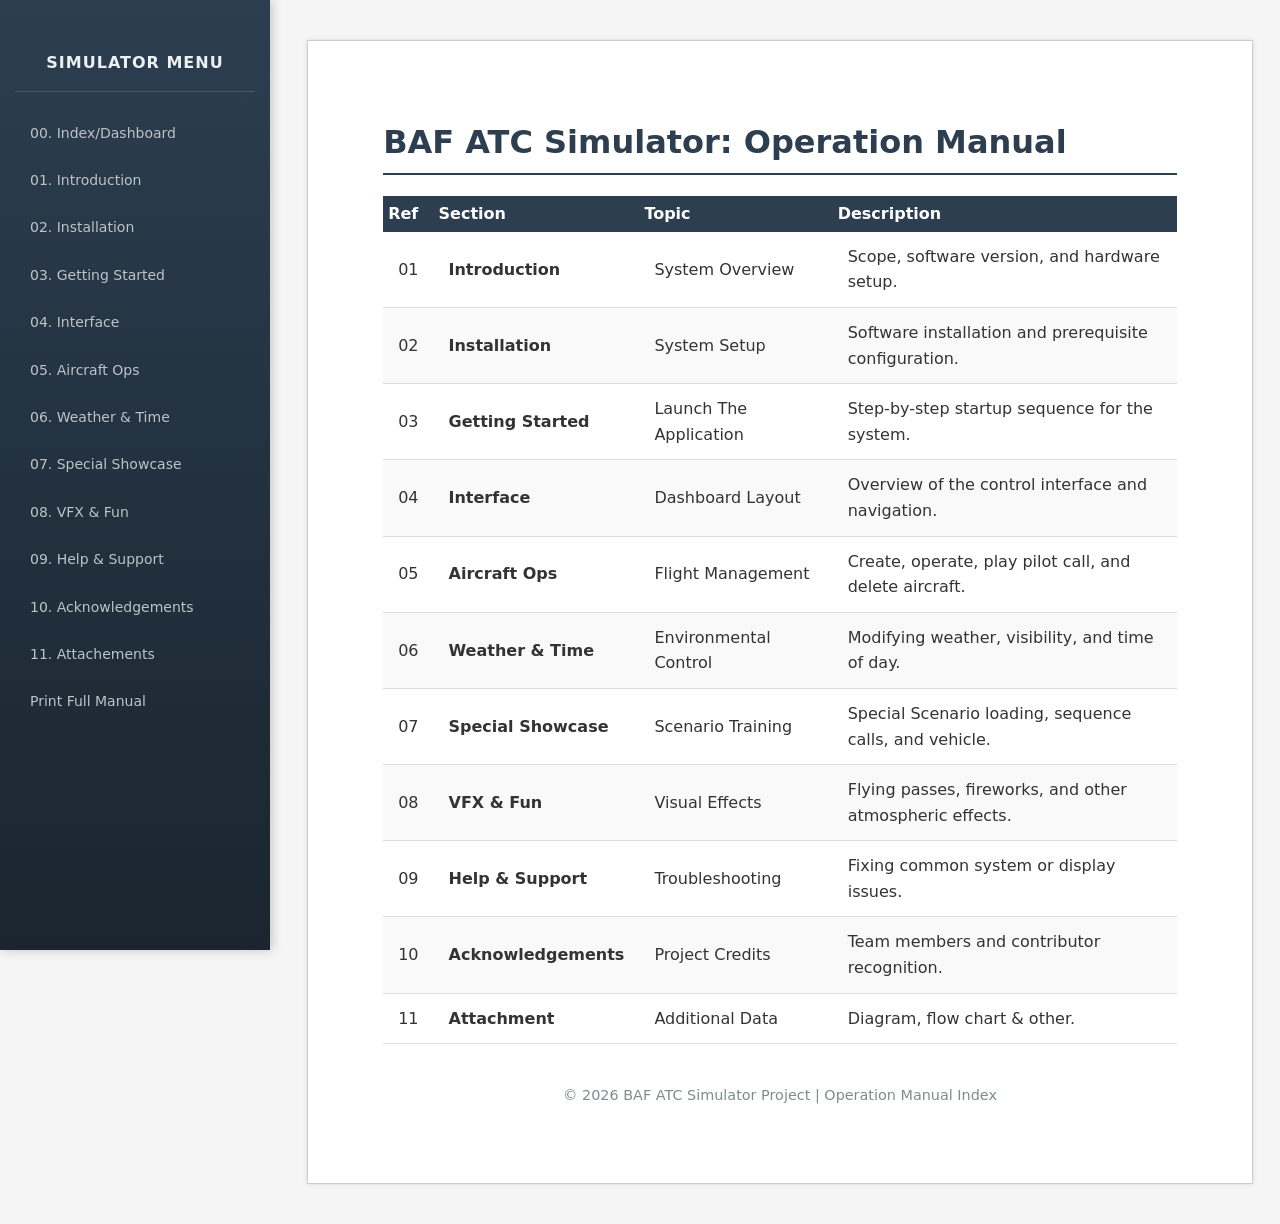
<file: index.html>
<!DOCTYPE html>
<html lang="en">
<head>
    <meta charset="UTF-8">
    <title>BAF ATC Simulator Manual</title>
    <link rel="stylesheet" href="style.css">
</head>
<body>

<!-- Sidebar Include -->
<div class="sidebar">
    <h3>Simulator Menu</h3>
    <a href="./index.html">00. Index/Dashboard</a>
    <a href="pages/01_Introduction.html">01. Introduction</a>
    <a href="pages/02_Installation.html">02. Installation</a>
    <a href="pages/03_GettingStarted.html">03. Getting Started</a>
    <a href="pages/04_Interface.html">04. Interface</a>
    <a href="pages/05_Aircraft_Ops.html">05. Aircraft Ops</a>
    <a href="pages/06_Weather_&_Time.html">06. Weather & Time</a>
    <a href="pages/07_Special_Showcase.html">07. Special Showcase</a>
    <a href="pages/08_VFX_&_Fun.html">08. VFX & Fun</a>
    <a href="pages/09_Help_&_Support.html">09. Help & Support</a>
    <a href="pages/10_Acknowledgements.html">10. Acknowledgements</a>
    <a href="pages/11_Attachment.html">11. Attachements</a>
    <a href="./full_manual.html">Print Full Manual</a>
</div>

<div class="page-container">
    <h1>BAF ATC Simulator: Operation Manual</h1>

    <table>
            <thead>
                <tr>
                    <th>Ref</th>
                    <th>Section</th>
                    <th>Topic</th>
                    <th>Description</th>
                </tr>
            </thead>
            <tbody>
                <tr><td>01</td><td><strong>Introduction</strong></td><td>System Overview</td><td>Scope, software version, and hardware setup.</td></tr>
                <tr><td>02</td><td><strong>Installation</strong></td><td>System Setup</td><td>Software installation and prerequisite configuration.</td></tr>
                <tr><td>03</td><td><strong>Getting Started</strong></td><td>Launch The Application</td><td>Step-by-step startup sequence for the system.</td></tr>
                <tr><td>04</td><td><strong>Interface</strong></td><td>Dashboard Layout</td><td>Overview of the control interface and navigation.</td></tr>
                <tr><td>05</td><td><strong>Aircraft Ops</strong></td><td>Flight Management</td><td>Create, operate, play pilot call, and delete aircraft.</td></tr>
                <tr><td>06</td><td><strong>Weather & Time</strong></td><td>Environmental Control</td><td>Modifying weather, visibility, and time of day.</td></tr>
                <tr><td>07</td><td><strong>Special Showcase</strong></td><td>Scenario Training</td><td>Special Scenario loading, sequence calls, and vehicle.</td></tr>
                <tr><td>08</td><td><strong>VFX & Fun</strong></td><td>Visual Effects</td><td>Flying passes, fireworks, and other atmospheric effects.</td></tr>
                <tr><td>09</td><td><strong>Help & Support</strong></td><td>Troubleshooting</td><td>Fixing common system or display issues.</td></tr>
                <tr><td>10</td><td><strong>Acknowledgements</strong></td><td>Project Credits</td><td>Team members and contributor recognition.</td></tr>
                <tr><td>11</td><td><strong>Attachment</strong></td><td>Additional Data</td><td>Diagram, flow chart & other.</td></tr>
            </tbody>
        </table>
    
     <div class="footer">&copy; 2026 BAF ATC Simulator Project | Operation Manual Index</div>
</div>

</body>
</html>
</file>
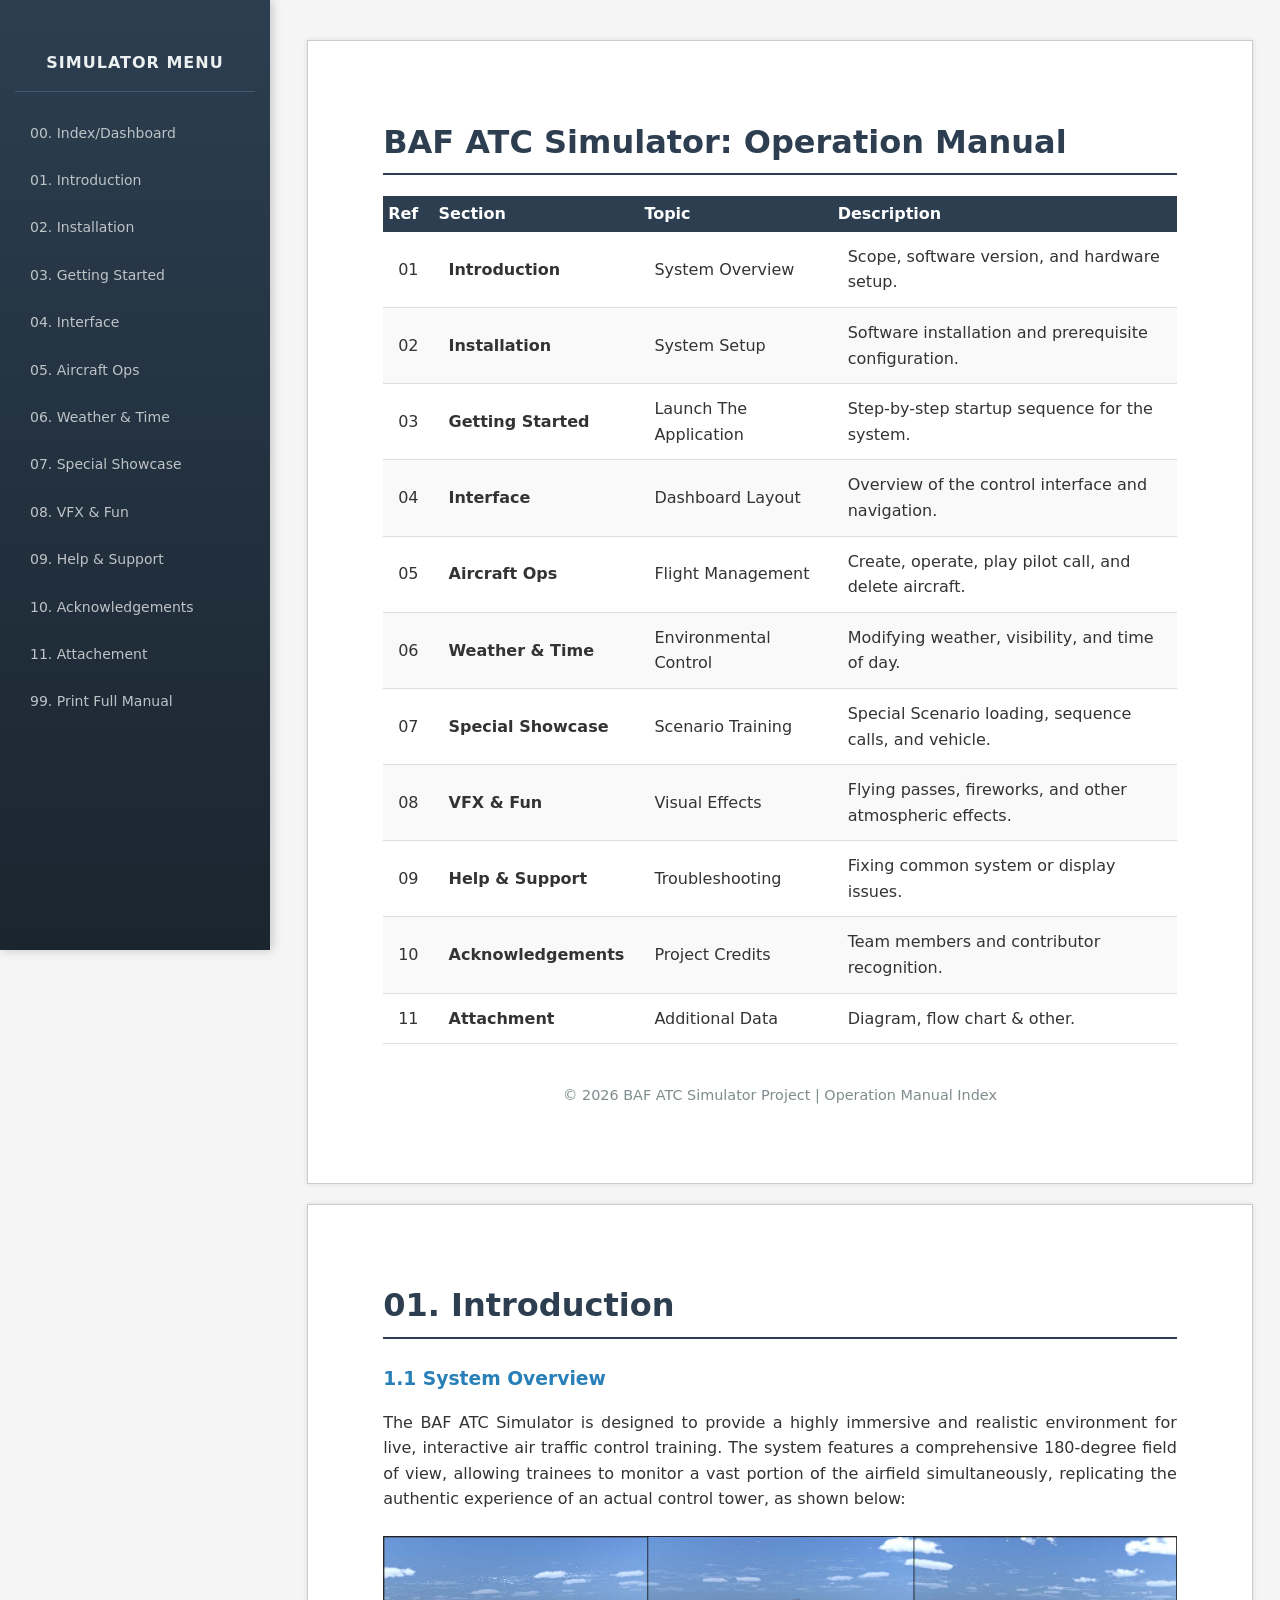
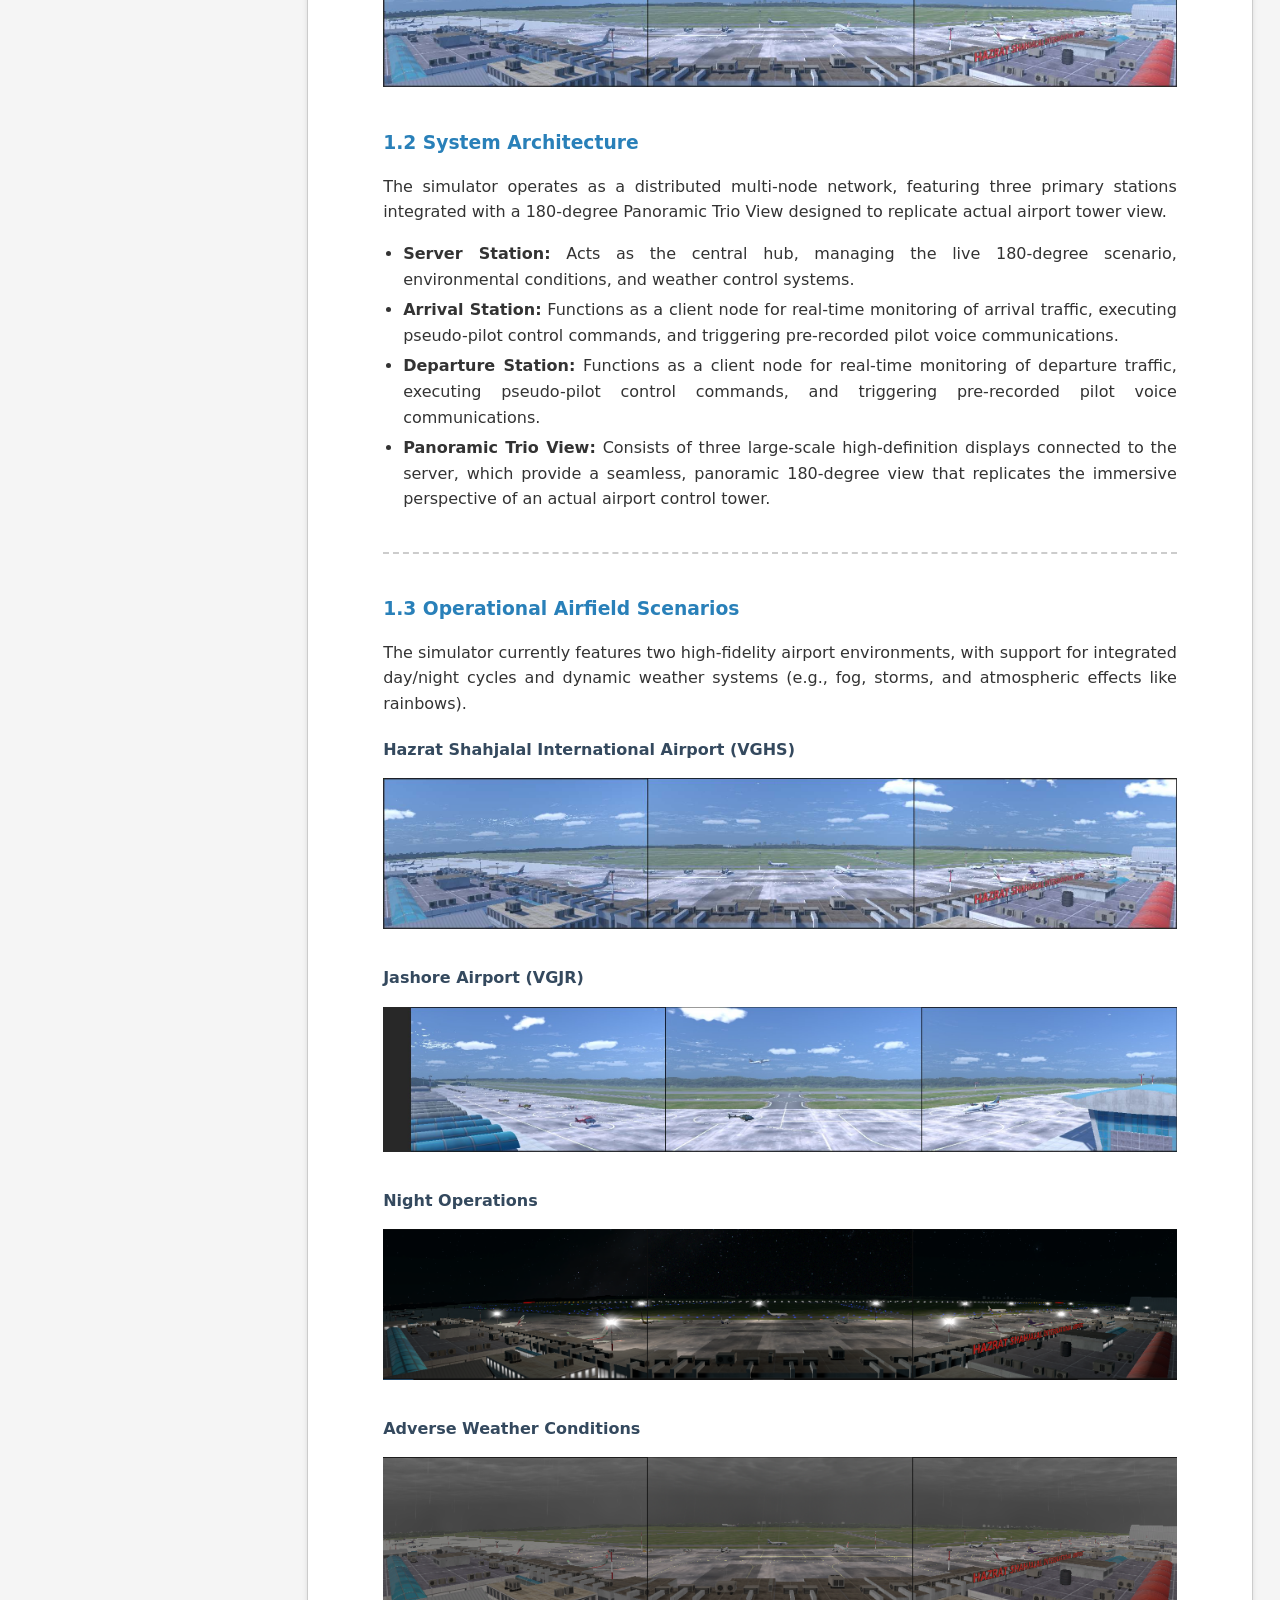
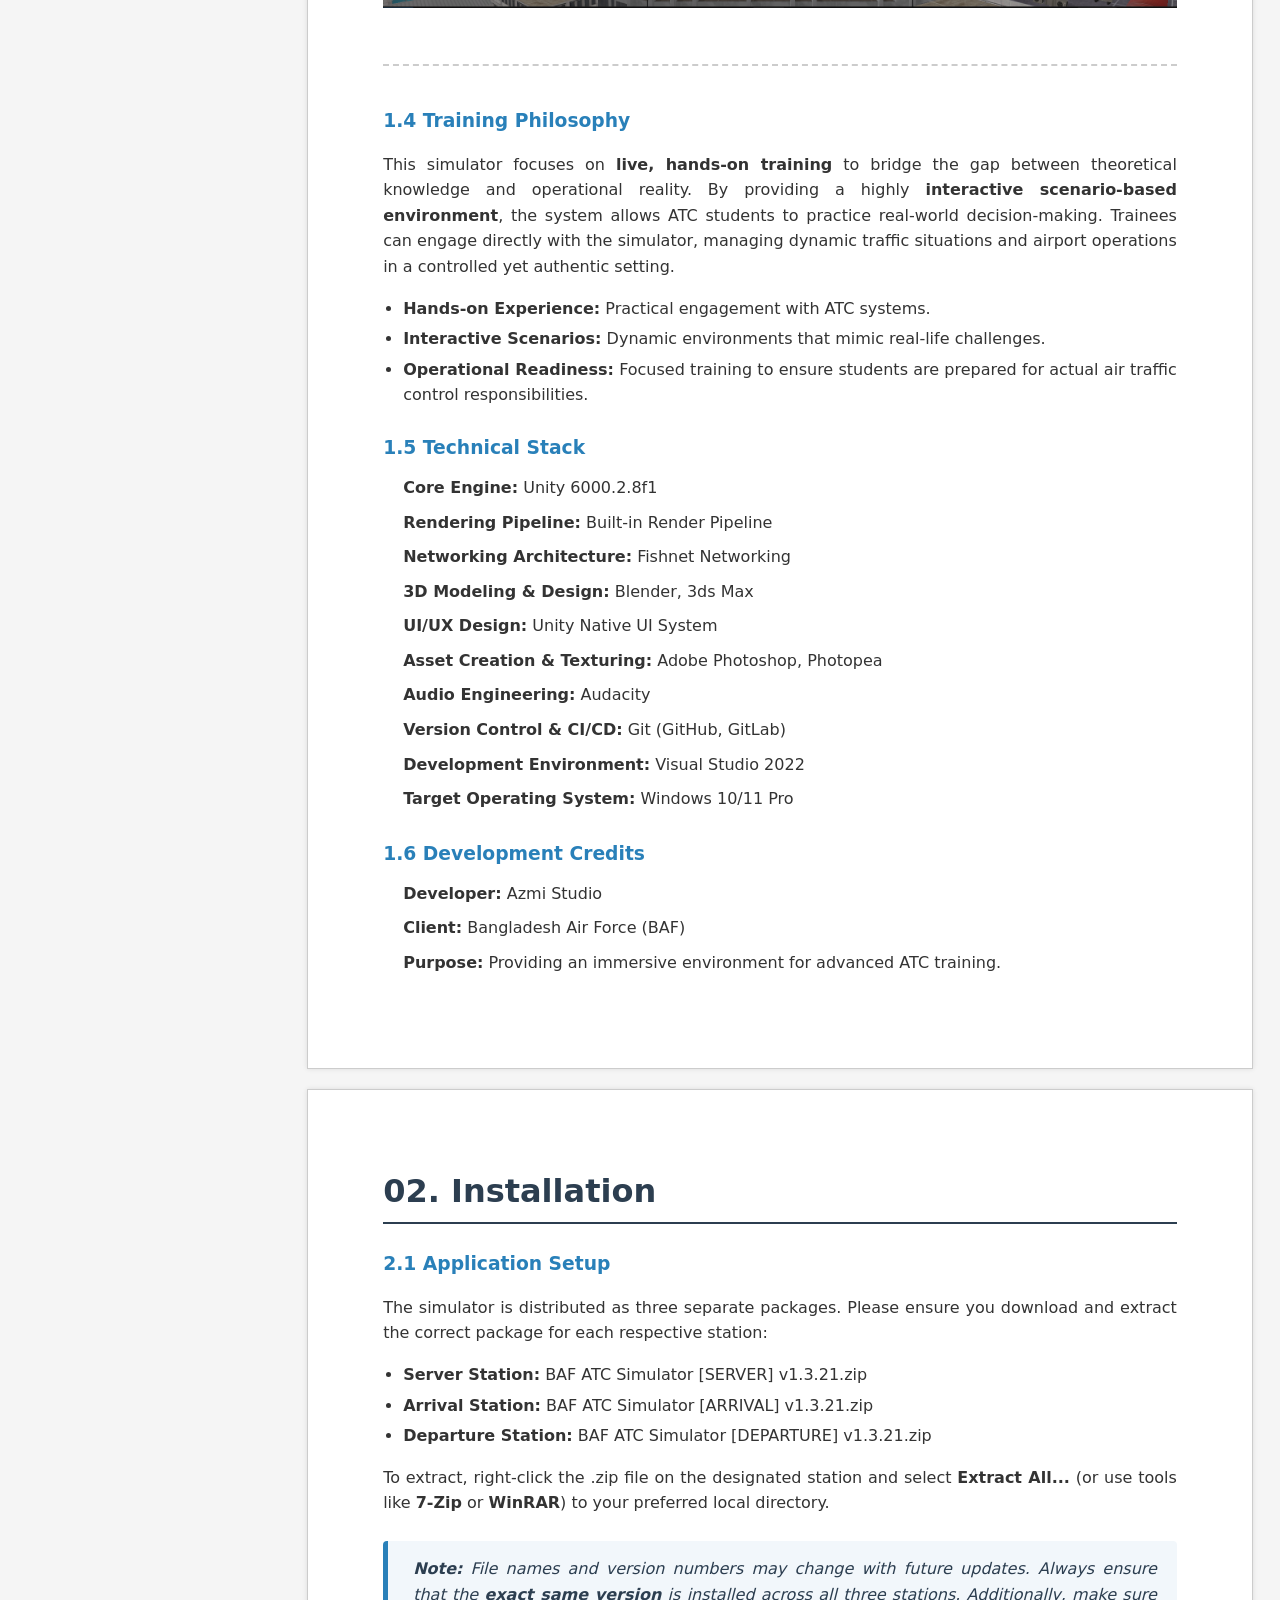
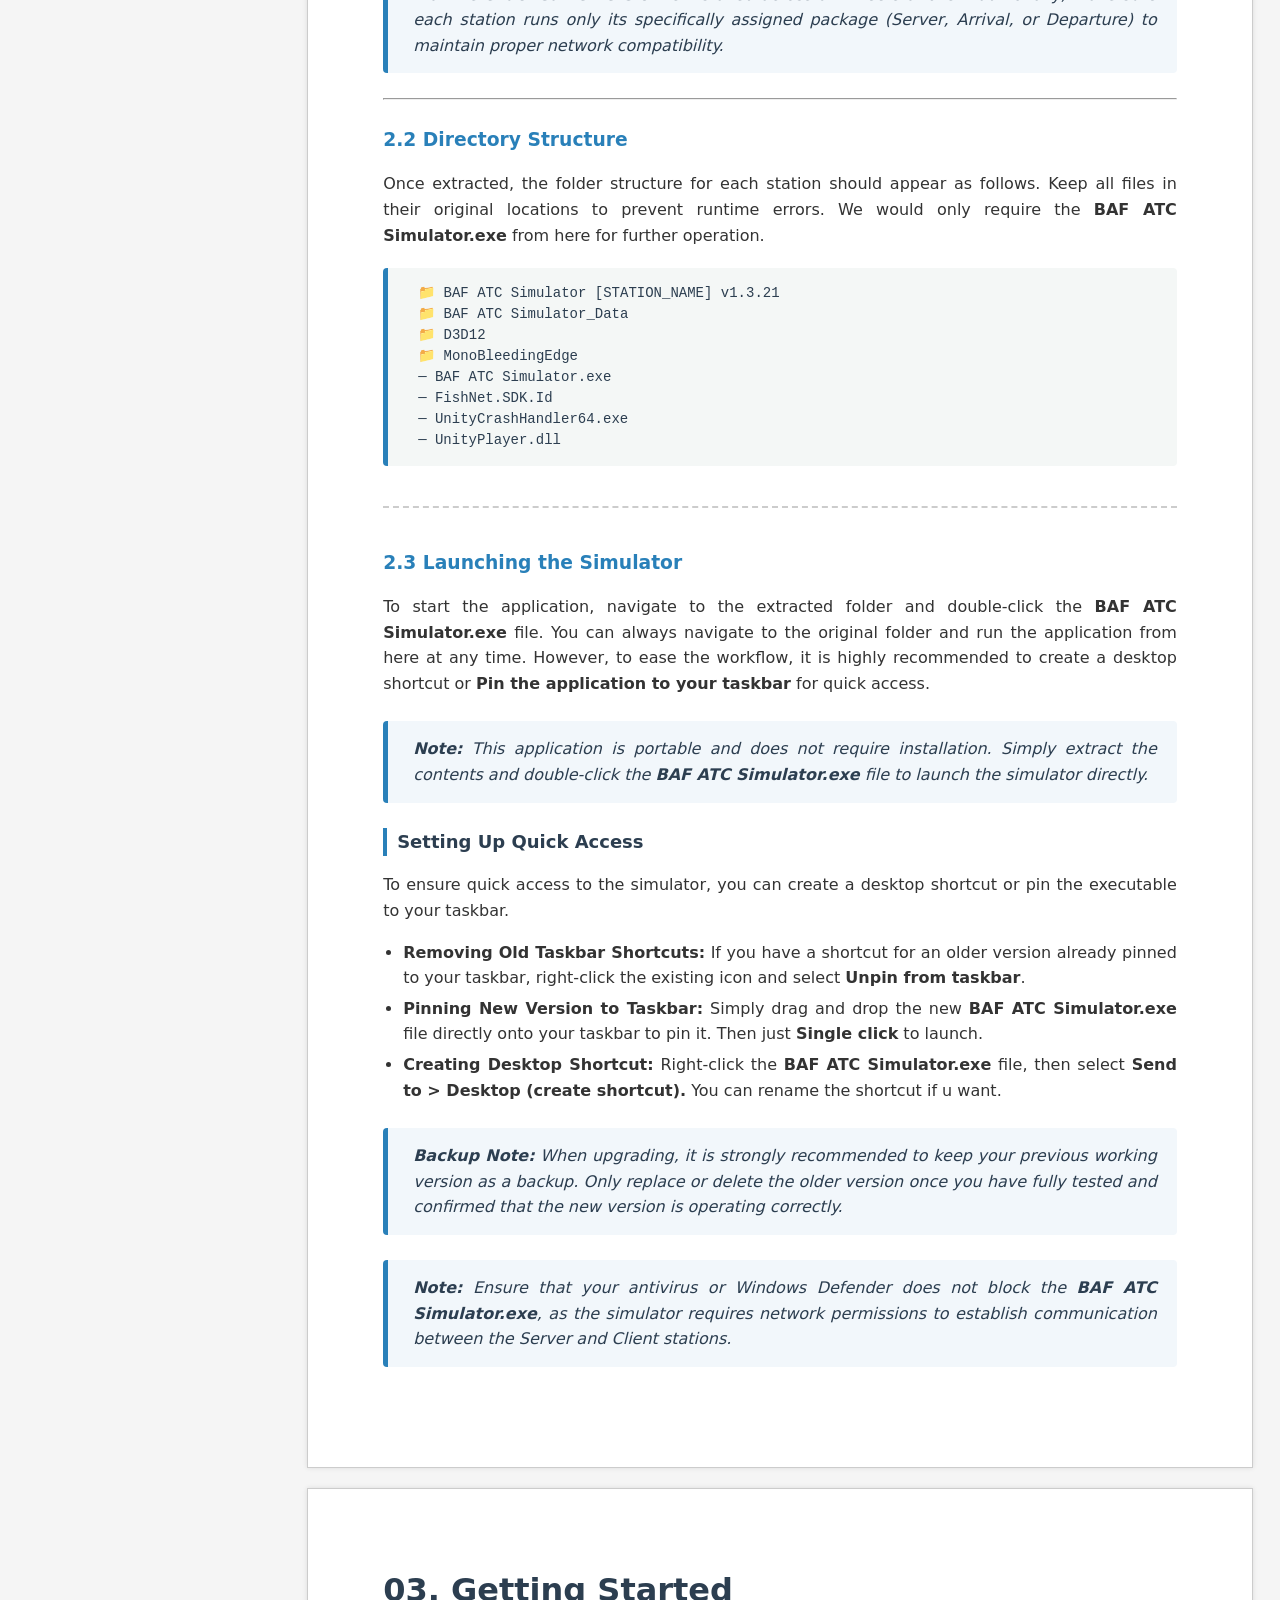
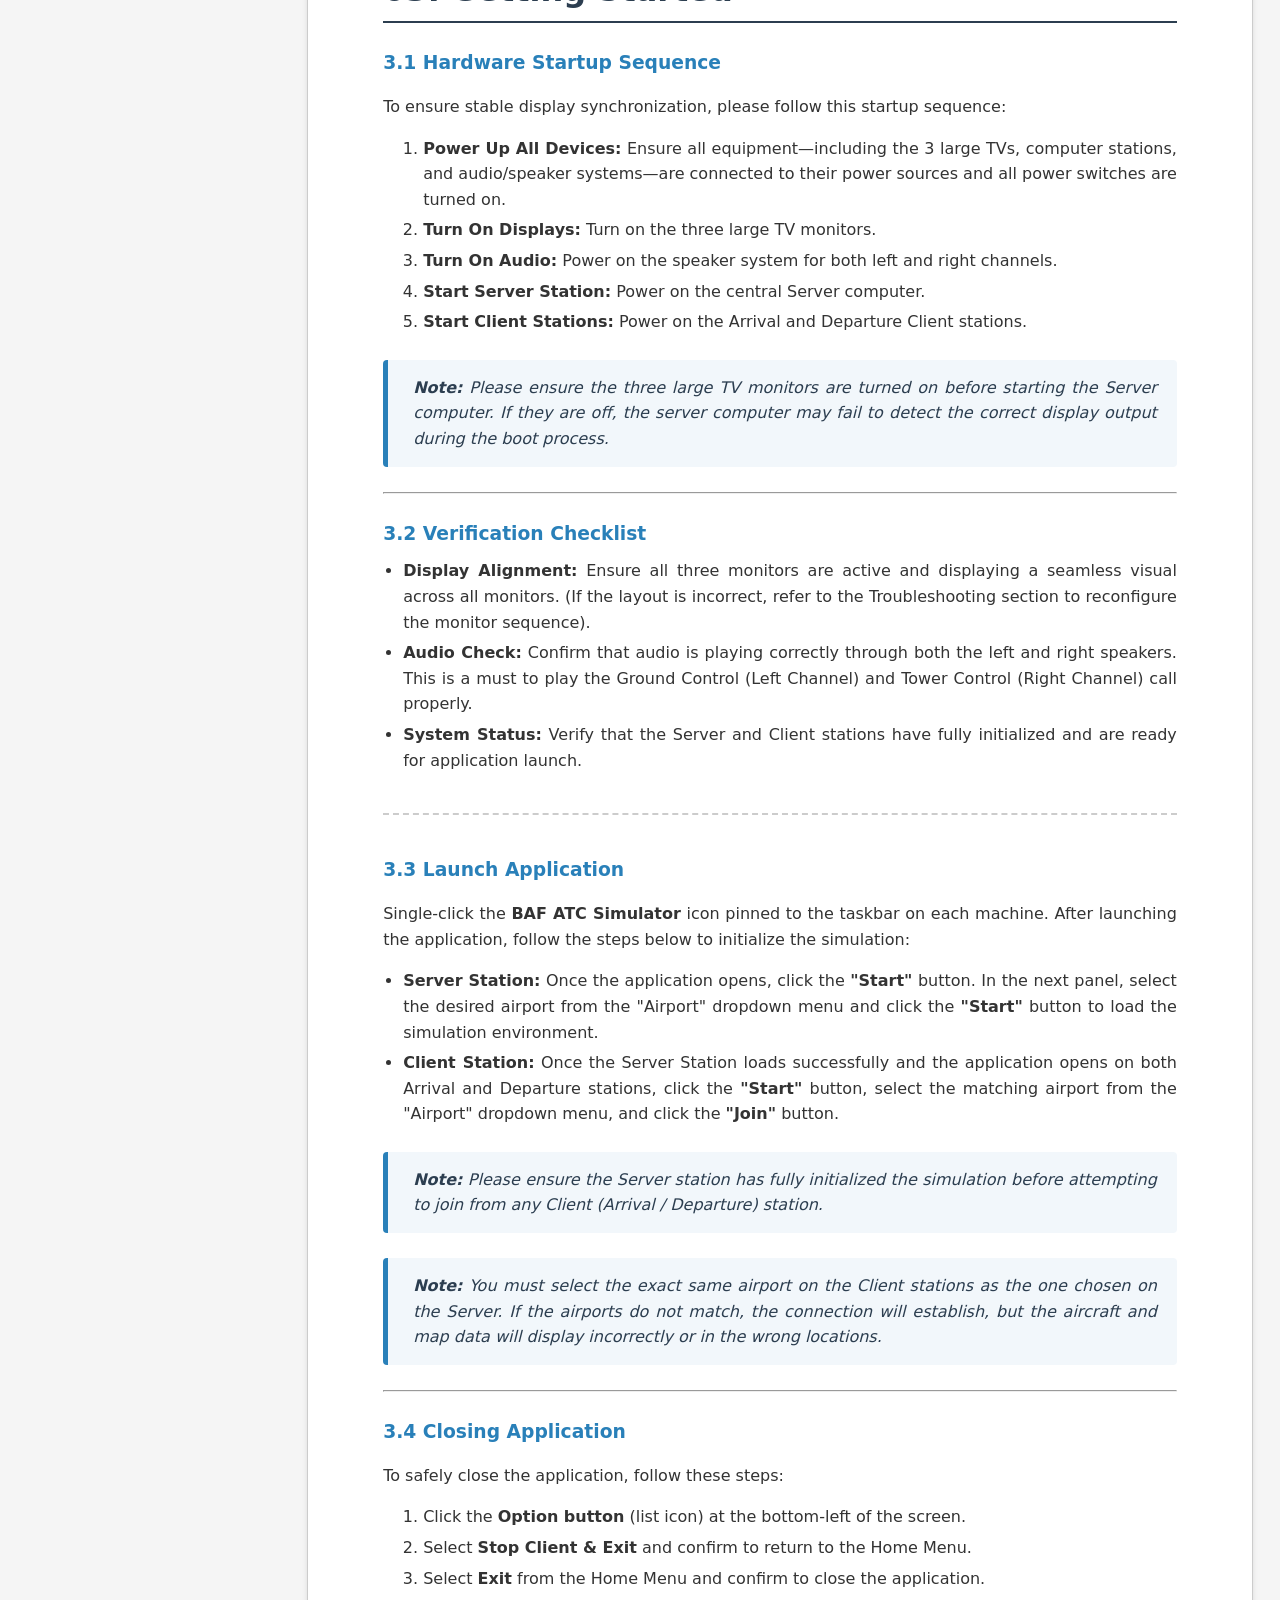
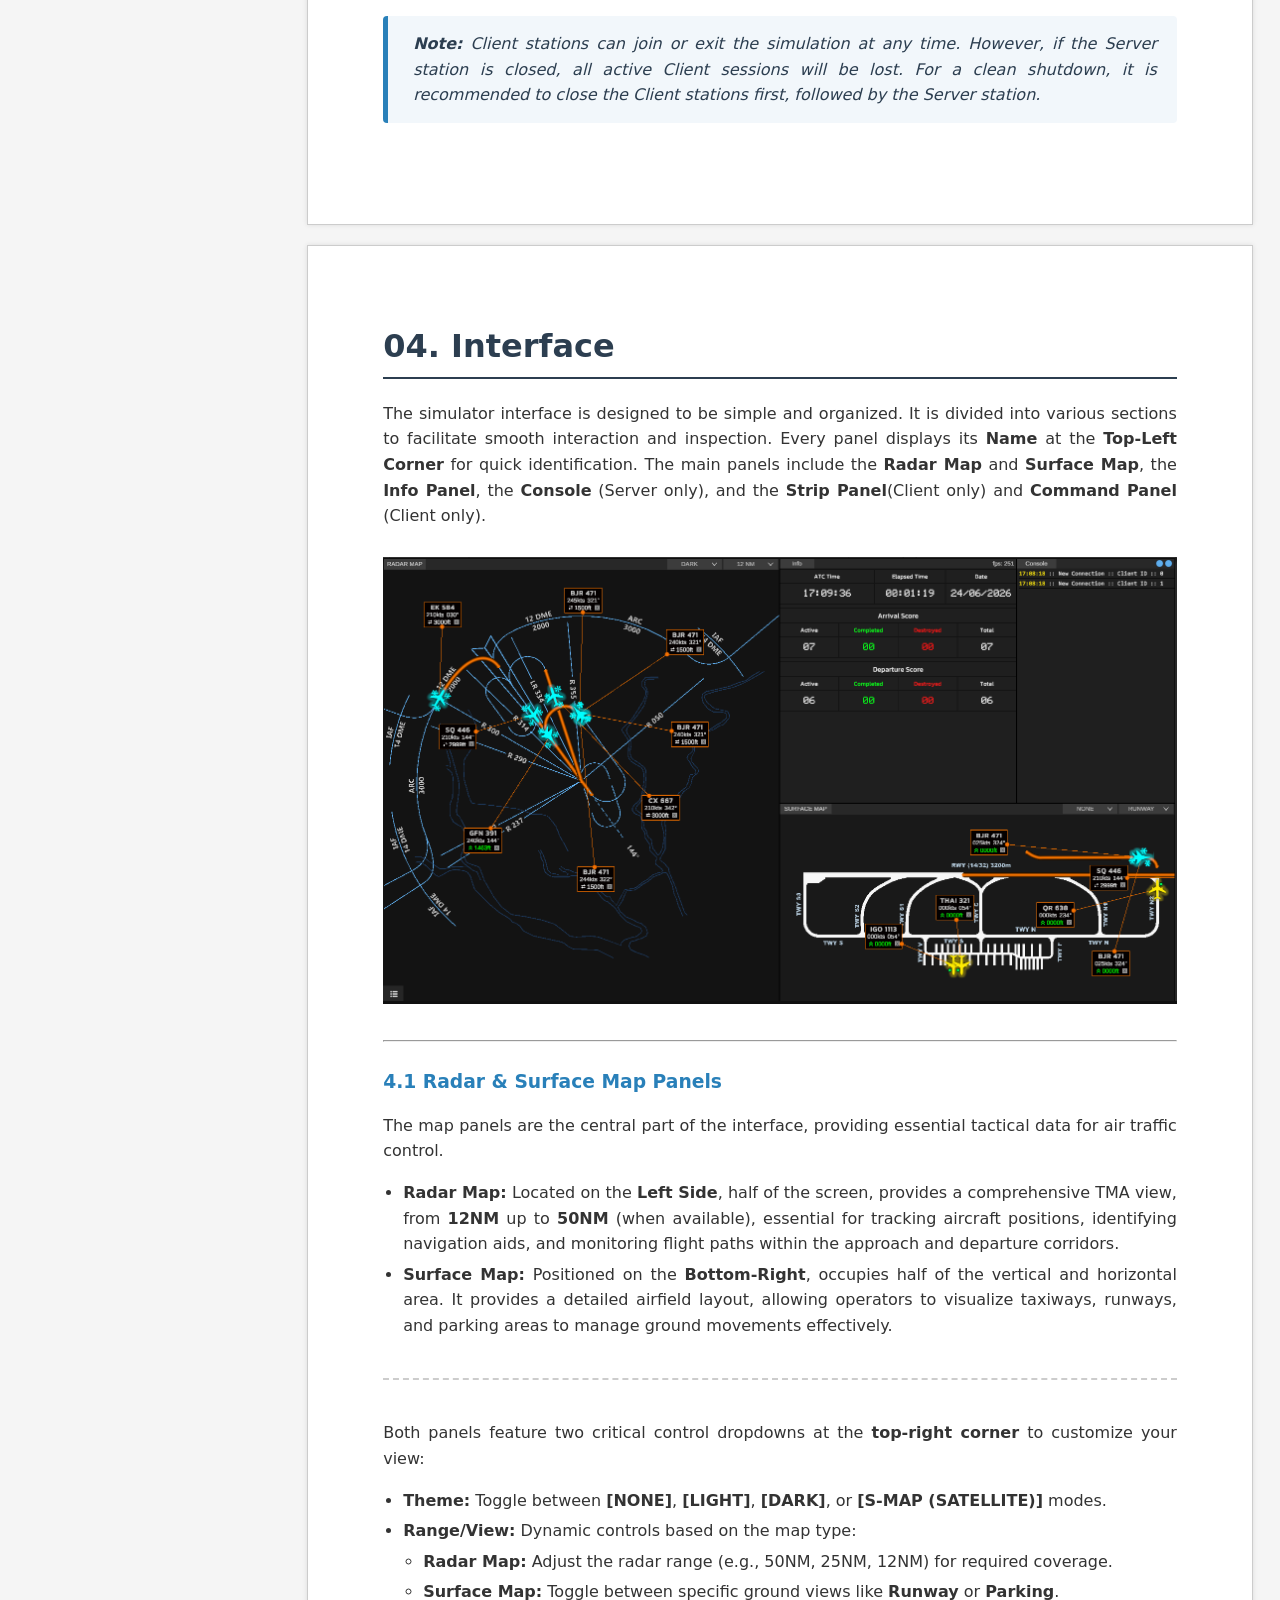
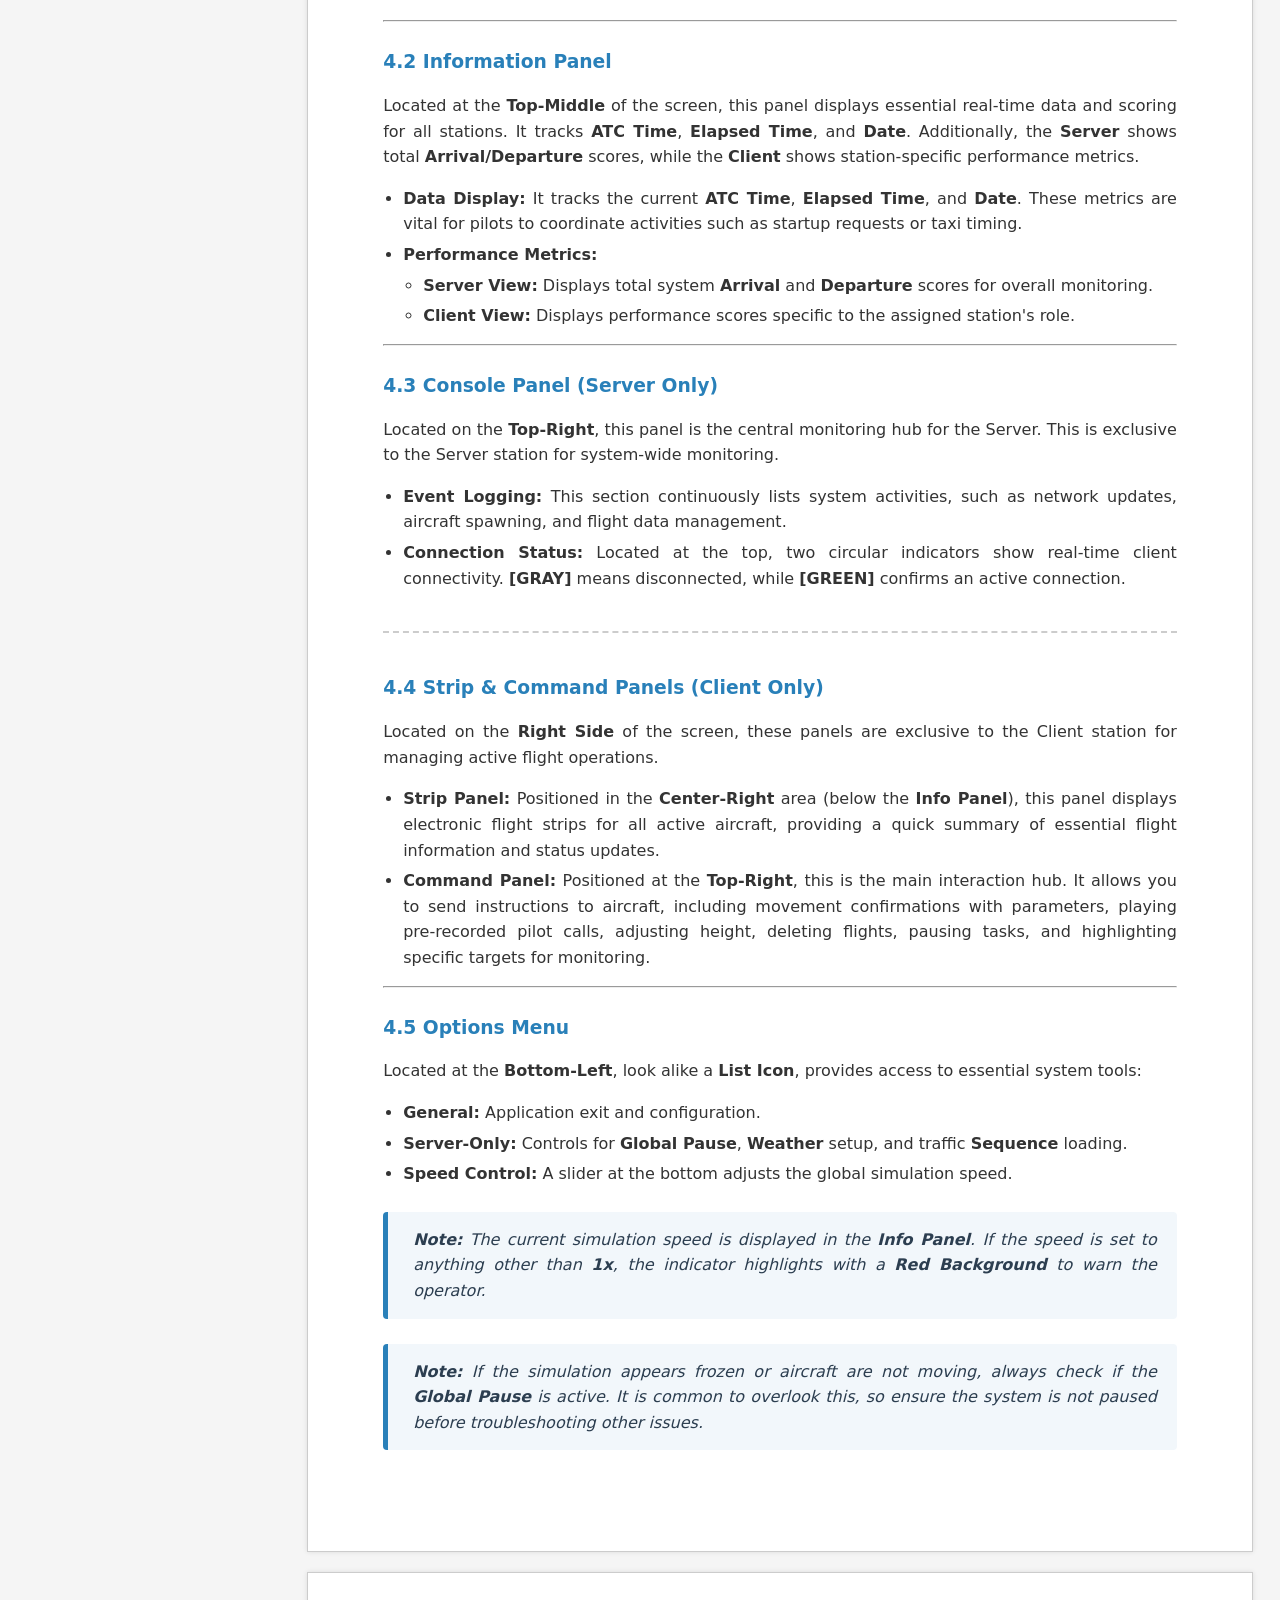
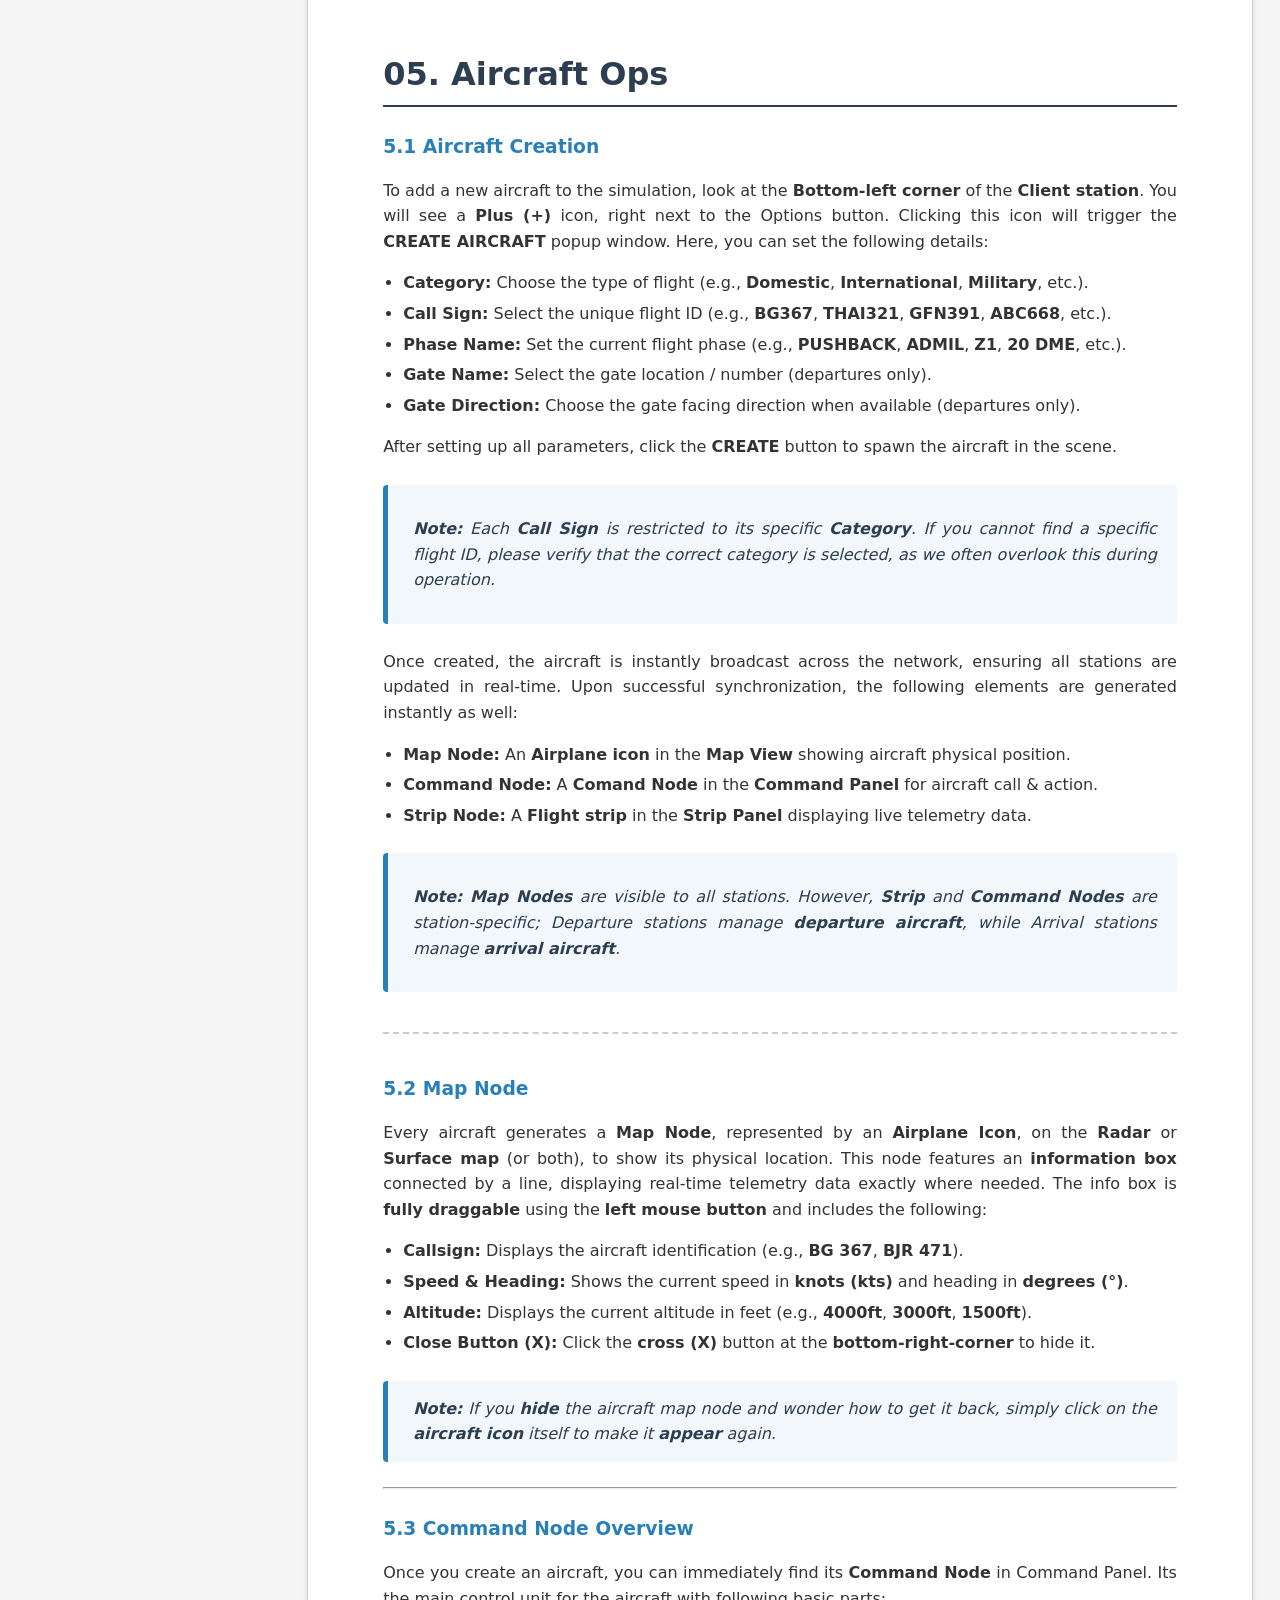
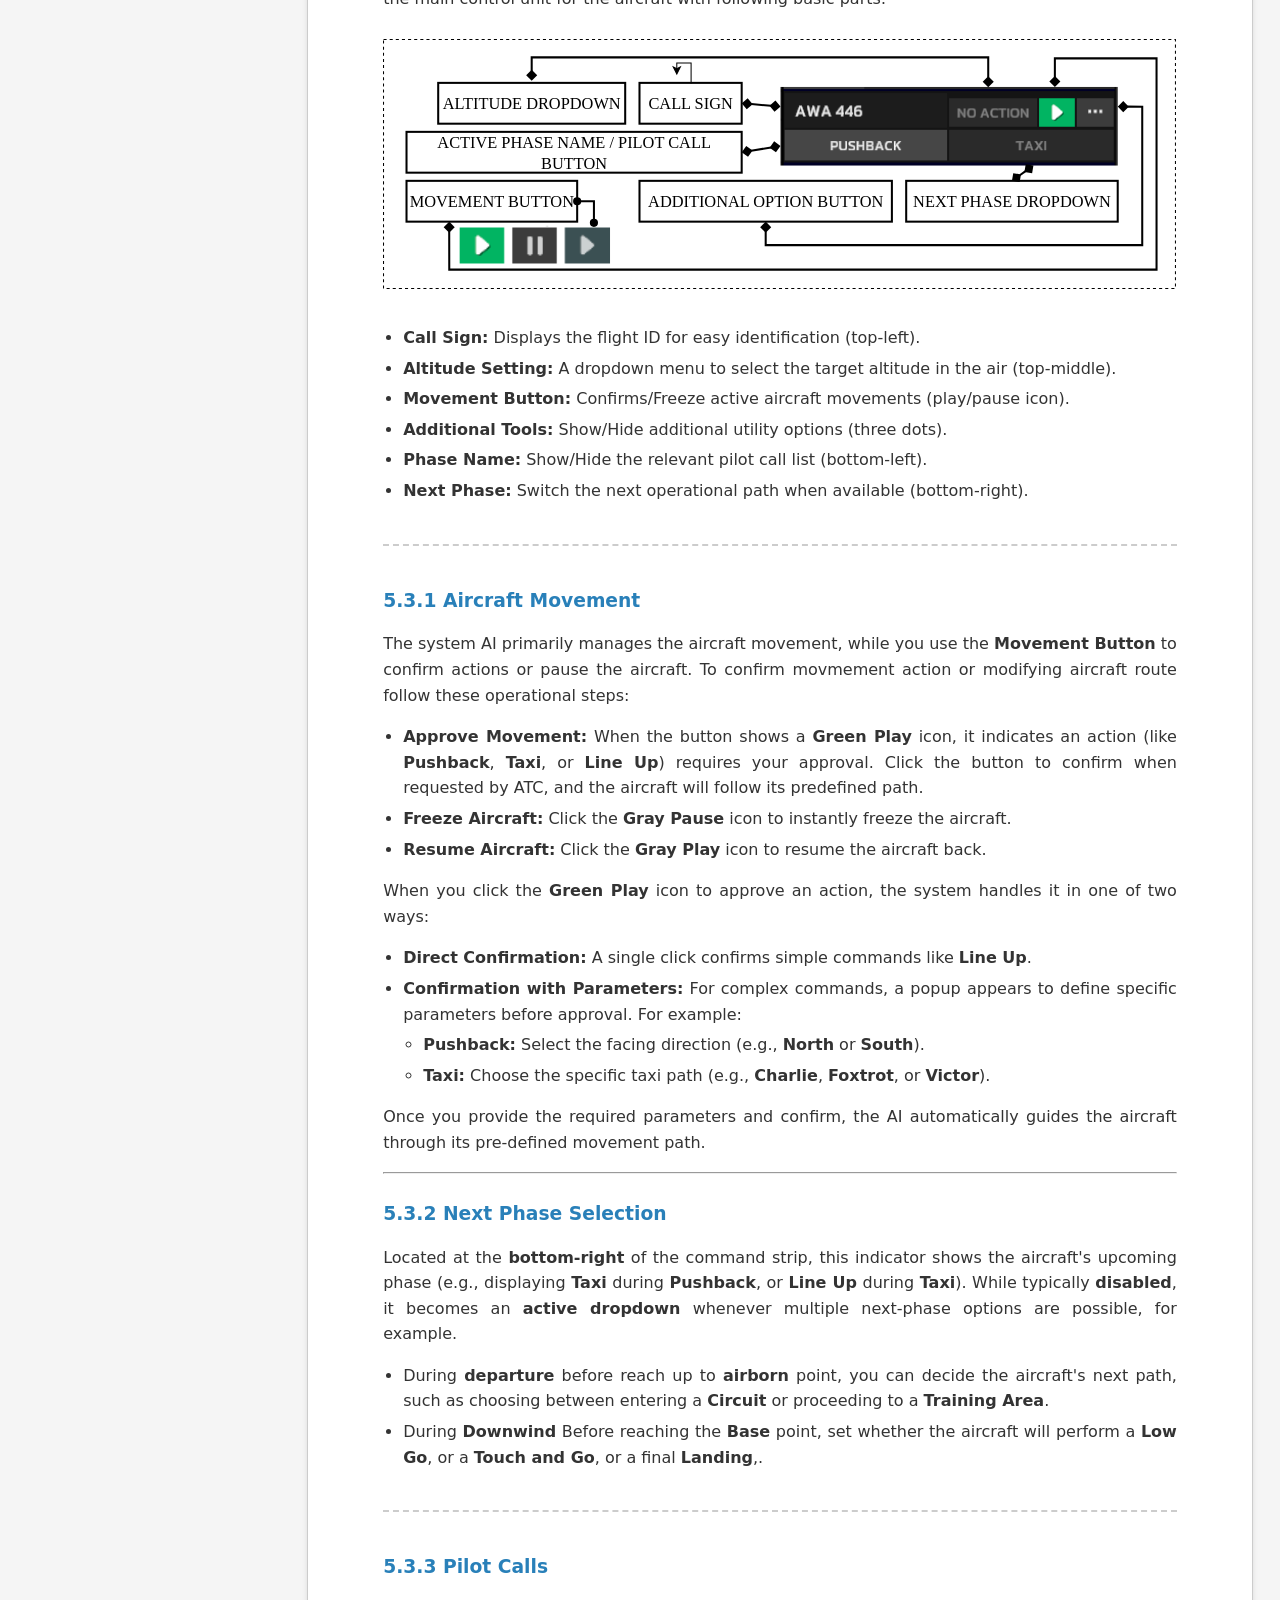
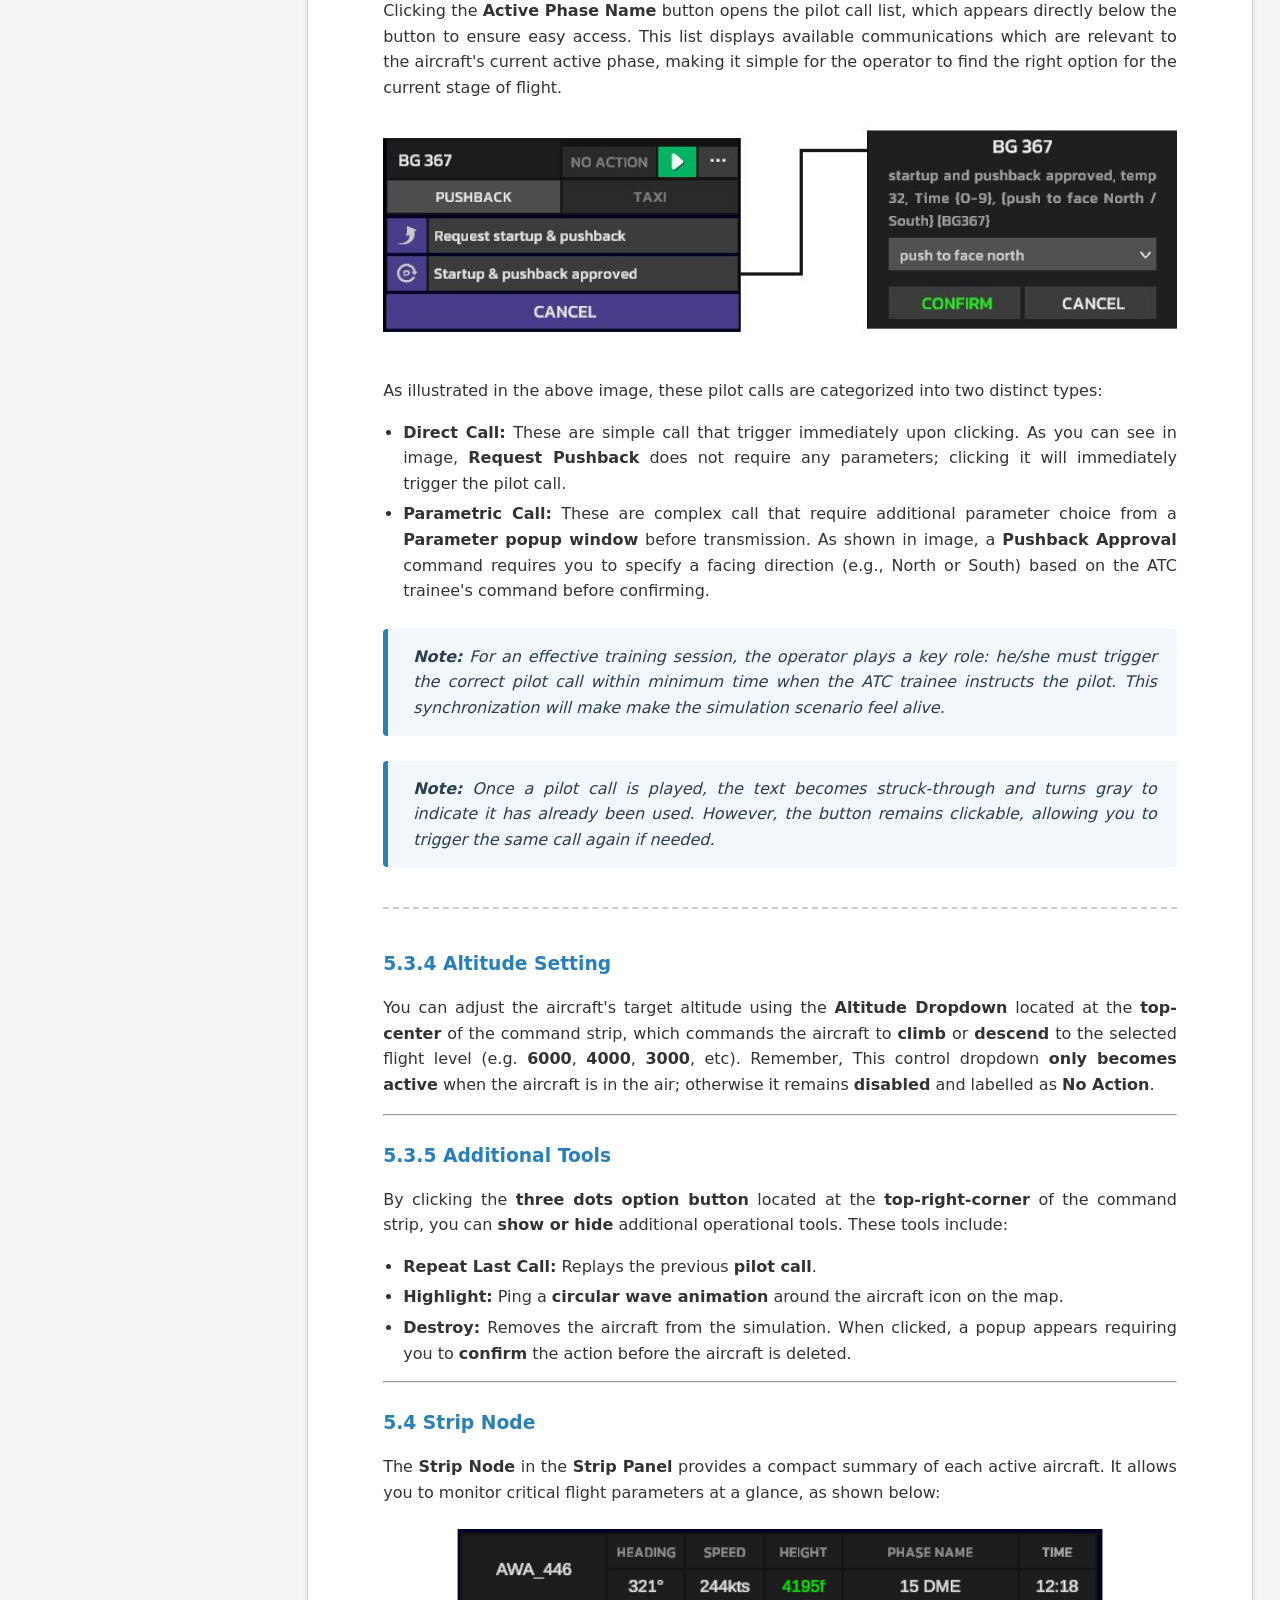
<file: full_manual.html>
<!DOCTYPE html>
<html lang="en">
<head>
<meta charset="UTF-8">
<title>BAF ATC Simulator Operation Manual</title>
<link rel="stylesheet" href="style.css">
<style>
.page-container { page-break-after: always; margin-bottom: 20px; }
@media print { .sidebar { display: none; } }
</style>
</head>
<body>
<div class="sidebar">
    <h3>Simulator Menu</h3>
    <a href="./index.html">00. Index/Dashboard</a>
    <a href="pages/01_Introduction.html">01. Introduction</a>
    <a href="pages/02_Installation.html">02. Installation</a>
    <a href="pages/03_GettingStarted.html">03. Getting Started</a>
    <a href="pages/04_Interface.html">04. Interface</a>
    <a href="pages/05_AircraftOps.html">05. Aircraft Ops</a>
    <a href="pages/06_Weather_&_Time.html">06. Weather & Time</a>
    <a href="pages/07_Special_Showcase.html">07. Special Showcase</a>
    <a href="pages/08_VFX_&_Fun.html">08. VFX & Fun</a>
    <a href="pages/09_Help_&_Support.html">09. Help & Support</a>
    <a href="pages/10_Acknowledgements.html">10. Acknowledgements</a>
    <a href="pages/11_Attachment.html">11. Attachement</a>
    <a href="./full_manual.html">99. Print Full Manual</a>
</div>

<div class="page-container">
    <h1>BAF ATC Simulator: Operation Manual</h1>

    <table>
            <thead>
                <tr>
                    <th>Ref</th>
                    <th>Section</th>
                    <th>Topic</th>
                    <th>Description</th>
                </tr>
            </thead>
            <tbody>
                <tr><td>01</td><td><strong>Introduction</strong></td><td>System Overview</td><td>Scope, software version, and hardware setup.</td></tr>
                <tr><td>02</td><td><strong>Installation</strong></td><td>System Setup</td><td>Software installation and prerequisite configuration.</td></tr>
                <tr><td>03</td><td><strong>Getting Started</strong></td><td>Launch The Application</td><td>Step-by-step startup sequence for the system.</td></tr>
                <tr><td>04</td><td><strong>Interface</strong></td><td>Dashboard Layout</td><td>Overview of the control interface and navigation.</td></tr>
                <tr><td>05</td><td><strong>Aircraft Ops</strong></td><td>Flight Management</td><td>Create, operate, play pilot call, and delete aircraft.</td></tr>
                <tr><td>06</td><td><strong>Weather & Time</strong></td><td>Environmental Control</td><td>Modifying weather, visibility, and time of day.</td></tr>
                <tr><td>07</td><td><strong>Special Showcase</strong></td><td>Scenario Training</td><td>Special Scenario loading, sequence calls, and vehicle.</td></tr>
                <tr><td>08</td><td><strong>VFX & Fun</strong></td><td>Visual Effects</td><td>Flying passes, fireworks, and other atmospheric effects.</td></tr>
                <tr><td>09</td><td><strong>Help & Support</strong></td><td>Troubleshooting</td><td>Fixing common system or display issues.</td></tr>
                <tr><td>10</td><td><strong>Acknowledgements</strong></td><td>Project Credits</td><td>Team members and contributor recognition.</td></tr>
                <tr><td>11</td><td><strong>Attachment</strong></td><td>Additional Data</td><td>Diagram, flow chart & other.</td></tr>
            </tbody>
        </table>
    
     <div class="footer">&copy; 2026 BAF ATC Simulator Project | Operation Manual Index</div>
</div>
<div class="page-container">
    <h1>01. Introduction</h1>

    <h3>1.1 System Overview</h3>
    <p>The BAF ATC Simulator is designed to provide a highly immersive and realistic environment for live, interactive air traffic control training. The system features a comprehensive 180-degree field of view, allowing trainees to monitor a vast portion of the airfield simultaneously, replicating the authentic experience of an actual control tower, as shown below:</p>
    <img src="Images/BAF_ATC_Simulator_180_Degree_View.jpg" alt="180 Degree View">

    <h3>1.2 System Architecture</h3>
    <p>The simulator operates as a distributed multi-node network, featuring three primary stations integrated with a 180-degree Panoramic Trio View designed to replicate actual airport tower view.</p>
    <ul>
        <li><strong>Server Station:</strong> Acts as the central hub, managing the live 180-degree scenario, environmental conditions, and weather control systems.</li>
        <li><strong>Arrival Station:</strong> Functions as a client node for real-time monitoring of arrival traffic, executing pseudo-pilot control commands, and triggering pre-recorded pilot voice communications.</li>
        <li><strong>Departure Station:</strong> Functions as a client node for real-time monitoring of departure traffic, executing pseudo-pilot control commands, and triggering pre-recorded pilot voice communications.</li>
        <li><strong>Panoramic Trio View:</strong> Consists of three large-scale high-definition displays connected to the server, which provide a seamless, panoramic 180-degree view that replicates the immersive perspective of an actual airport control tower.</li>
    </ul>

    <div class="page-break"></div>

    <h3>1.3 Operational Airfield Scenarios</h3>
    <p>The simulator currently features two high-fidelity airport environments, with support for integrated day/night cycles and dynamic weather systems (e.g., fog, storms, and atmospheric effects like rainbows).</p>

    <h5>Hazrat Shahjalal International Airport (VGHS)</h5>
    <img src="Images/VGHS_Panoramic_View.jpg" alt="VGHS Panoramic View">

    <h5>Jashore Airport (VGJR)</h5>
    <img src="Images/VGJR_Panoramic_View.jpg" alt="VGJR Panoramic View">

    <h5>Night Operations</h5>
    <img src="Images/Night_Mode_View.jpg" alt="Night Operations">

    <h5>Adverse Weather Conditions</h5>
    <img src="Images/Stormy_Weather_View.jpg" alt="Stormy Weather">

    <div class="page-break"></div>

    <h3>1.4 Training Philosophy</h3>
    <p>This simulator focuses on <strong>live, hands-on training</strong> to bridge the gap between theoretical knowledge and operational reality. By providing a highly <strong>interactive scenario-based environment</strong>, the system allows ATC students to practice real-world decision-making. Trainees can engage directly with the simulator, managing dynamic traffic situations and airport operations in a controlled yet authentic setting.</p>
    <ul>
        <li><strong>Hands-on Experience:</strong> Practical engagement with ATC systems.</li>
        <li><strong>Interactive Scenarios:</strong> Dynamic environments that mimic real-life challenges.</li>
        <li><strong>Operational Readiness:</strong> Focused training to ensure students are prepared for actual air traffic control responsibilities.</li>
    </ul>

    <h3>1.5 Technical Stack</h3>
    <ul class="stack-list">
        <li><strong>Core Engine:</strong> Unity 6000.2.8f1</li>
        <li><strong>Rendering Pipeline:</strong> Built-in Render Pipeline</li>
        <li><strong>Networking Architecture:</strong> Fishnet Networking</li>
        <li><strong>3D Modeling & Design:</strong> Blender, 3ds Max</li>
        <li><strong>UI/UX Design:</strong> Unity Native UI System</li>
        <li><strong>Asset Creation & Texturing:</strong> Adobe Photoshop, Photopea</li>
        <li><strong>Audio Engineering:</strong> Audacity</li>
        <li><strong>Version Control & CI/CD:</strong> Git (GitHub, GitLab)</li>
        <li><strong>Development Environment:</strong> Visual Studio 2022</li>
        <li><strong>Target Operating System:</strong> Windows 10/11 Pro</li>
    </ul>

    <h3>1.6 Development Credits</h3>
    <ul class="stack-list">
        <li><strong>Developer:</strong> Azmi Studio</li>
        <li><strong>Client:</strong> Bangladesh Air Force (BAF)</li>
        <li><strong>Purpose:</strong> Providing an immersive environment for advanced ATC training.</li>
    </ul>
</div>
<div class="page-container">
    <h1>02. Installation</h1>

    <h3>2.1 Application Setup</h3>
    <p>The simulator is distributed as three separate packages. Please ensure you download and extract the correct package for each respective station:</p>
    <ul>
        <li><strong>Server Station:</strong> BAF ATC Simulator [SERVER] v1.3.21.zip</li>
        <li><strong>Arrival Station:</strong> BAF ATC Simulator [ARRIVAL] v1.3.21.zip</li>
        <li><strong>Departure Station:</strong> BAF ATC Simulator [DEPARTURE] v1.3.21.zip</li>
    </ul>

    <p>To extract, right-click the .zip file on the designated station and select <strong>Extract All...</strong> (or use tools like <strong>7-Zip</strong> or <strong>WinRAR</strong>) to your preferred local directory.</p>
    
    <div class="note">
        <strong>Note:</strong> File names and version numbers may change with future updates. Always ensure that the <strong>exact same version</strong> is installed across all three stations. Additionally, make sure each station runs only its specifically assigned package (Server, Arrival, or Departure) to maintain proper network compatibility.
    </div>

    <hr>

    <h3>2.2 Directory Structure</h3>
    <p>Once extracted, the folder structure for each station should appear as follows. Keep all files in their original locations to prevent runtime errors. We would only require the <strong>BAF ATC Simulator.exe</strong> from here for further operation.</p>

<div class="code-backdrop">
<pre>
📁 BAF ATC Simulator [STATION_NAME] v1.3.21
📁 BAF ATC Simulator_Data
📁 D3D12
📁 MonoBleedingEdge
─ BAF ATC Simulator.exe
─ FishNet.SDK.Id
─ UnityCrashHandler64.exe
─ UnityPlayer.dll
</pre>
</div>   

    <hr class="page-break">

    <h3>2.3 Launching the Simulator</h3>

    <p>To start the application, navigate to the extracted folder and double-click the <strong>BAF ATC Simulator.exe</strong> file. You can always navigate to the original folder and run the application from here at any time. However, to ease the workflow, it is highly recommended to create a desktop shortcut or <strong>Pin the application to your taskbar</strong> for quick access.</p>

    <div class="note">
        <strong>Note:</strong> This application is portable and does not require installation. Simply extract the contents and double-click the <strong>BAF ATC Simulator.exe</strong> file to launch the simulator directly.
    </div>
    
    <h4>Setting Up Quick Access</h4>
    <p>To ensure quick access to the simulator, you can create a desktop shortcut or pin the executable to your taskbar.</p>

    <ul>
        <li><strong>Removing Old Taskbar Shortcuts:</strong> If you have a shortcut for an older version already pinned to your taskbar, right-click the existing icon and select <strong>Unpin from taskbar</strong>.</li>
        <li><strong>Pinning New Version to Taskbar:</strong> Simply drag and drop the new <strong>BAF ATC Simulator.exe</strong> file directly onto your taskbar to pin it. Then just <strong>Single click</strong> to launch.</li>
        <li><strong>Creating Desktop Shortcut:</strong> Right-click the <strong>BAF ATC Simulator.exe</strong> file, then select <strong>Send to > Desktop (create shortcut).</strong> You can rename the shortcut if u want.</li>
    </ul>

    <div class="note">
        <strong>Backup Note:</strong> When upgrading, it is strongly recommended to keep your previous working version as a backup. Only replace or delete the older version once you have fully tested and confirmed that the new version is operating correctly.
    </div>

    <div class="note">
        <strong>Note:</strong> Ensure that your antivirus or Windows Defender does not block the <strong>BAF ATC Simulator.exe</strong>, as the simulator requires network permissions to establish communication between the Server and Client stations.
    </div>
</div>
<div class="page-container">
    <h1>03. Getting Started</h1>

    <h3>3.1 Hardware Startup Sequence</h3>
    <p>To ensure stable display synchronization, please follow this startup sequence:</p>
    <ol>
        <li><strong>Power Up All Devices:</strong> Ensure all equipment—including the 3 large TVs, computer stations, and audio/speaker systems—are connected to their power sources and all power switches are turned on.</li>
        <li><strong>Turn On Displays:</strong> Turn on the three large TV monitors.</li>
        <li><strong>Turn On Audio:</strong> Power on the speaker system for both left and right channels.</li>
        <li><strong>Start Server Station:</strong> Power on the central Server computer.</li>
        <li><strong>Start Client Stations:</strong> Power on the Arrival and Departure Client stations.</li>
    </ol>

    <div class="note">
        <strong>Note:</strong> Please ensure the three large TV monitors are turned on before starting the Server computer. If they are off, the server computer may fail to detect the correct display output during the boot process.
    </div>

    <hr>

    <h3>3.2 Verification Checklist</h3>
    <ul>
        <li><strong>Display Alignment:</strong> Ensure all three monitors are active and displaying a seamless visual across all monitors. (If the layout is incorrect, refer to the Troubleshooting section to reconfigure the monitor sequence).</li>
        <li><strong>Audio Check:</strong> Confirm that audio is playing correctly through both the left and right speakers. This is a must to play the Ground Control (Left Channel) and Tower Control (Right Channel) call properly.</li>
        <li><strong>System Status:</strong> Verify that the Server and Client stations have fully initialized and are ready for application launch.</li>
    </ul>

    <hr class="page-break">


    <h3>3.3 Launch Application</h3>
    <p>Single-click the <strong>BAF ATC Simulator</strong> icon pinned to the taskbar on each machine. After launching the application, follow the steps below to initialize the simulation:</p>
    <ul>
        <li><strong>Server Station:</strong> Once the application opens, click the <strong>"Start"</strong> button. In the next panel, select the desired airport from the "Airport" dropdown menu and click the <strong>"Start"</strong> button to load the simulation environment.</li>
        <li><strong>Client Station:</strong> Once the Server Station loads successfully and the application opens on both Arrival and Departure stations, click the <strong>"Start"</strong> button, select the matching airport from the "Airport" dropdown menu, and click the <strong>"Join"</strong> button.</li>
    </ul>

    <div class="note">
        <strong>Note:</strong> Please ensure the Server station has fully initialized the simulation before attempting to join from any Client (Arrival / Departure) station.
    </div>

    <div class="note">
        <strong>Note:</strong> You must select the exact same airport on the Client stations as the one chosen on the Server. If the airports do not match, the connection will establish, but the aircraft and map data will display incorrectly or in the wrong locations.
    </div> 


    <hr>

    <h3>3.4 Closing Application</h3>
    <p>To safely close the application, follow these steps:</p>
    <ol>
        <li>Click the <strong>Option button</strong> (list icon) at the bottom-left of the screen.</li>
        <li>Select <strong>Stop Client & Exit</strong> and confirm to return to the Home Menu.</li>
        <li>Select <strong>Exit</strong> from the Home Menu and confirm to close the application.</li>
    </ol>
    
    <div class="note">
        <strong>Note:</strong> Client stations can join or exit the simulation at any time. However, if the Server station is closed, all active Client sessions will be lost. For a clean shutdown, it is recommended to close the Client stations first, followed by the Server station.
    </div>
</div>
<div class="page-container">
    
    <h1>04. Interface</h1>

    <p>The simulator interface is designed to be simple and organized. It is divided into various sections to facilitate smooth interaction and inspection. Every panel displays its <strong>Name</strong> at the <strong>Top-Left Corner</strong> for quick identification. The main panels include the <strong>Radar Map</strong> and <strong>Surface Map</strong>, the <strong>Info Panel</strong>, the <strong>Console</strong> (Server only), and the <strong>Strip Panel</strong>(Client only) and <strong>Command Panel</strong> (Client only).</p>

    <div style="margin: 20px 0; text-align: center;">
        <img src="Images/Server_Interaface.png" alt="Simulator Interface">
    </div>

    <hr>

    <h3>4.1 Radar & Surface Map Panels</h3>

    <p>The map panels are the central part of the interface, providing essential tactical data for air traffic control.</p>

    <ul>
        <li><strong>Radar Map:</strong> Located on the <strong>Left Side</strong>, half of the screen, provides a comprehensive TMA view, from <strong>12NM</strong> up to <strong>50NM</strong> (when available), essential for tracking aircraft positions, identifying navigation aids, and monitoring flight paths within the approach and departure corridors.</li>
        <li><strong>Surface Map:</strong> Positioned on the <strong>Bottom-Right</strong>, occupies half of the vertical and horizontal area. It provides a detailed airfield layout, allowing operators to visualize taxiways, runways, and parking areas to manage ground movements effectively.</li>
    </ul>

    <hr class="page-break">

    <p>Both panels feature two critical control dropdowns at the <strong>top-right corner</strong>  to customize your view:</p>

    <ul>
        <li><strong>Theme:</strong> Toggle between <strong>[NONE]</strong>, <strong>[LIGHT]</strong>, <strong>[DARK]</strong>, or <strong>[S-MAP (SATELLITE)]</strong> modes.</li>
        <li><strong>Range/View:</strong> Dynamic controls based on the map type:
            <ul>
                <li><strong>Radar Map:</strong> Adjust the radar range (e.g., 50NM, 25NM, 12NM) for required coverage.</li>
                <li><strong>Surface Map:</strong> Toggle between specific ground views like <strong>Runway</strong> or <strong>Parking</strong>.</li>
            </ul>
        </li>
    </ul>
    
    <hr>

    <h3>4.2 Information Panel</h3>
    <p>Located at the <strong>Top-Middle</strong> of the screen, this panel displays essential real-time data and scoring for all stations. It tracks <strong>ATC Time</strong>, <strong>Elapsed Time</strong>, and <strong>Date</strong>. Additionally, the <strong>Server</strong> shows total <strong>Arrival/Departure</strong> scores, while the <strong>Client</strong> shows station-specific performance metrics.</p>


    <ul>
        <li><strong>Data Display:</strong> It tracks the current <strong>ATC Time</strong>, <strong>Elapsed Time</strong>, and <strong>Date</strong>. These metrics are vital for pilots to coordinate activities such as startup requests or taxi timing.</li>
        <li><strong>Performance Metrics:</strong> 
            <ul>
                <li><strong>Server View:</strong> Displays total system <strong>Arrival</strong> and <strong>Departure</strong> scores for overall monitoring.</li>
                <li><strong>Client View:</strong> Displays performance scores specific to the assigned station's role.</li>
            </ul>
        </li>
    </ul>

    <hr>

    <h3>4.3 Console Panel (Server Only)</h3>

    <p>Located on the <strong>Top-Right</strong>, this panel is the central monitoring hub for the Server. This is exclusive to the Server station for system-wide monitoring.</p>

    <ul>
        <li><strong>Event Logging:</strong> This section continuously lists system activities, such as network updates, aircraft spawning, and flight data management.</li>
        <li><strong>Connection Status:</strong> Located at the top, two circular indicators show real-time client connectivity. <strong>[GRAY]</strong> means disconnected, while <strong>[GREEN]</strong> confirms an active connection.</li>
    </ul>

    <hr class="page-break">

    <h3>4.4 Strip & Command Panels (Client Only)</h3>

    <p>Located on the <strong>Right Side</strong> of the screen, these panels are exclusive to the Client station for managing active flight operations.</p>

    <ul>
        <li><strong>Strip Panel:</strong> Positioned in the <strong>Center-Right</strong> area (below the <strong>Info Panel</strong>), this panel displays electronic flight strips for all active aircraft, providing a quick summary of essential flight information and status updates.</li>
        <li><strong>Command Panel:</strong> Positioned at the <strong>Top-Right</strong>, this is the main interaction hub. It allows you to send instructions to aircraft, including movement confirmations with parameters, playing pre-recorded pilot calls, adjusting height, deleting flights, pausing tasks, and highlighting specific targets for monitoring.</li>
    </ul>

    <hr>

    <h3>4.5 Options Menu</h3>
    <p>Located at the <strong>Bottom-Left</strong>, look alike a <strong>List Icon</strong>, provides access to essential system tools:</p>
    <ul>
        <li><strong>General:</strong> Application exit and configuration.</li>
        <li><strong>Server-Only:</strong> Controls for <strong>Global Pause</strong>, <strong>Weather</strong> setup, and traffic <strong>Sequence</strong> loading.</li>
        <li><strong>Speed Control:</strong> A slider at the bottom adjusts the global simulation speed.</li>
    </ul>

    <div class="note">
        <strong>Note:</strong> The current simulation speed is displayed in the <strong>Info Panel</strong>. If the speed is set to anything other than <strong>1x</strong>, the indicator highlights with a <strong>Red Background</strong> to warn the operator.
    </div>

    <div class="note">
        <strong>Note:</strong> If the simulation appears frozen or aircraft are not moving, always check if the <strong>Global Pause</strong> is active. It is common to overlook this, so ensure the system is not paused before troubleshooting other issues.
    </div>

</div>
<div class="page-container">
    <h1>05. Aircraft Ops</h1>


    <h3>5.1 Aircraft Creation</h3>
    <p>To add a new aircraft to the simulation, look at the <strong>Bottom-left corner</strong> of the <strong>Client station</strong>. You will see a <strong>Plus (+)</strong> icon, right next to the Options button. Clicking this icon will trigger the <strong>CREATE AIRCRAFT</strong> popup window. Here, you can set the following details:</p>
    <ul>
        <li><strong>Category:</strong> Choose the type of flight (e.g., <strong>Domestic</strong>, <strong>International</strong>, <strong>Military</strong>, etc.).</li>
        <li><strong>Call Sign:</strong> Select the unique flight ID (e.g., <strong>BG367</strong>, <strong>THAI321</strong>, <strong>GFN391</strong>, <strong>ABC668</strong>, etc.).</li>
        <li><strong>Phase Name:</strong> Set the current flight phase (e.g., <strong>PUSHBACK</strong>, <strong>ADMIL</strong>, <strong>Z1</strong>, <strong>20 DME</strong>, etc.).</li>
        <li><strong>Gate Name:</strong> Select the gate location / number (departures only).</li>
        <li><strong>Gate Direction:</strong> Choose the gate facing direction when available (departures only).</li>
    </ul> 

    <p>After setting up all parameters, click the <strong>CREATE</strong> button to spawn the aircraft in the scene.</p>

    <div class="note">
        <p><strong>Note:</strong> Each <strong>Call Sign</strong> is restricted to its specific <strong>Category</strong>. If you cannot find a specific flight ID, please verify that the correct category is selected, as we often overlook this during operation.</p>
    </div>

    <p>Once created, the aircraft is instantly broadcast across the network, ensuring all stations are updated in real-time. Upon successful synchronization, the following elements are generated instantly as well:</p>
    <ul>
        <li><strong>Map Node:</strong> An <strong>Airplane icon</strong> in the <strong>Map View</strong> showing aircraft physical position.</li>
        <li><strong>Command Node:</strong> A <strong>Comand Node</strong> in the <strong>Command Panel</strong>  for aircraft call & action.</li>
        <li><strong>Strip Node:</strong> A <strong>Flight strip</strong> in the <strong>Strip Panel</strong> displaying live telemetry data.</li>
    </ul>

    <div class="note">
        <p><strong>Note:</strong> <strong>Map Nodes</strong> are visible to all stations. However, <strong>Strip</strong> and <strong>Command Nodes</strong> are station-specific; Departure stations manage  <strong>departure aircraft</strong>, while Arrival stations manage <strong>arrival aircraft</strong>.</p>
    </div>


    
    <hr class="page-break">


    
    <h3>5.2 Map Node</h3>
    <p>Every aircraft generates a <strong>Map Node</strong>, represented by an <strong>Airplane Icon</strong>, on the <strong>Radar</strong> or <strong>Surface map</strong> (or both), to show its physical location. This node features an <strong>information box</strong> connected by a line, displaying real-time telemetry data exactly where needed. The info box is <strong>fully draggable</strong> using the <strong>left mouse button</strong> and includes the following:</p>
    <ul>
        <li><strong>Callsign:</strong> Displays the aircraft identification (e.g., <strong>BG 367</strong>, <strong>BJR 471</strong>).</li>
        <li><strong>Speed & Heading:</strong> Shows the current speed in <strong>knots (kts)</strong> and heading in <strong>degrees (°)</strong>.
        <li><strong>Altitude:</strong> Displays the current altitude in feet (e.g., <strong>4000ft</strong>, <strong>3000ft</strong>, <strong>1500ft</strong>).</li>
        <li><strong>Close Button (X):</strong> Click the <strong>cross (X)</strong> button at the <strong>bottom-right-corner</strong> to hide it.</li>
    </ul>

    <div class="note">
        <strong>Note:</strong> If you <strong>hide</strong> the aircraft map node and wonder how to get it back, simply click on the <strong>aircraft icon</strong> itself to make it <strong>appear</strong> again.
    </div>
    
    <hr>

    <h3>5.3 Command Node Overview</h3>
    <p>Once you create an aircraft, you can immediately find its <strong>Command Node</strong> in Command Panel. Its the main control unit for the aircraft with following basic parts:</p>

    <div style="margin: 20px 0; text-align: center;">
        <img src="Images/Command_Strip.svg" alt="Command Strip">
    </div>

    <ul>
        <li><strong>Call Sign:</strong> Displays the flight ID for easy identification (top-left).</li>
        <li><strong>Altitude Setting:</strong> A dropdown menu to select the target altitude in the air (top-middle).</li>
        <li><strong>Movement Button:</strong> Confirms/Freeze active aircraft movements (play/pause icon).</li>
        <li><strong>Additional Tools:</strong> Show/Hide additional utility options (three dots).</li>
        <li><strong>Phase Name:</strong> Show/Hide the relevant pilot call list (bottom-left).</li>
        <li><strong>Next Phase:</strong> Switch the next operational path when available (bottom-right).</li>
    </ul>



    <hr class="page-break">



    <h3>5.3.1 Aircraft Movement</h3>

    <p>The system AI primarily manages the aircraft movement, while you use the <strong>Movement Button</strong> to confirm actions or pause the aircraft. To confirm movmement action or modifying aircraft route follow these operational steps:</p>

    <ul>
        <li><strong>Approve Movement:</strong> When the button shows a <strong>Green Play</strong> icon, it indicates an action (like <strong>Pushback</strong>, <strong>Taxi</strong>, or <strong>Line Up</strong>) requires your approval. Click the button to confirm when requested by ATC, and the aircraft will follow its predefined path.</li>
        <li><strong>Freeze Aircraft:</strong> Click the <strong>Gray Pause</strong> icon to instantly freeze the aircraft.</li>
        <li><strong>Resume Aircraft:</strong> Click the <strong>Gray Play</strong> icon to resume the aircraft back.</li>
    </ul>

    <p>When you click the <strong>Green Play</strong> icon to approve an action, the system handles it in one of two ways:</p>
    <ul>
        <li><strong>Direct Confirmation:</strong> A single click confirms simple commands like <strong>Line Up</strong>.</li>
        <li><strong>Confirmation with Parameters:</strong> For complex commands, a popup appears to define specific parameters before approval. For example:
            <ul>
                <li><strong>Pushback:</strong> Select the facing direction (e.g., <strong>North</strong> or <strong>South</strong>).</li>
                <li><strong>Taxi:</strong> Choose the specific taxi path (e.g., <strong>Charlie</strong>, <strong>Foxtrot</strong>, or <strong>Victor</strong>).</li>
            </ul>
        </li>
    </ul>
  
    <p>Once you provide the required parameters and confirm, the AI automatically guides the aircraft through its pre-defined movement path.</p>

    <hr>    


    <h3>5.3.2 Next Phase Selection</h3>
    <p>Located at the <strong>bottom-right</strong> of the command strip, this indicator shows the aircraft's upcoming phase (e.g., displaying <strong>Taxi</strong> during <strong>Pushback</strong>, or <strong>Line Up</strong> during <strong>Taxi</strong>). While typically <strong>disabled</strong>, it becomes an <strong>active dropdown</strong> whenever multiple next-phase options are possible, for example.</p>
    <ul>
        <li>During <strong>departure</strong> before reach up to <strong>airborn</strong> point, you can decide the aircraft's next path, such as choosing between entering a <strong>Circuit</strong> or proceeding to a <strong>Training Area</strong>.</li>
        <li>During <strong>Downwind</strong> Before reaching the <strong>Base</strong> point, set whether the aircraft will perform a <strong>Low Go</strong>, or a <strong>Touch and Go</strong>, or a final <strong>Landing</strong>,.</li>
    </ul>

    <hr class="page-break">

    <h3>5.3.3 Pilot Calls</h3>
    <p>Clicking the <strong>Active Phase Name</strong> button opens the pilot call list, which appears directly below the button to ensure easy access. This list displays available communications which are relevant to the aircraft's current active phase,  making it simple for the operator to find the right option for the current stage of flight.</p>

    <div style="text-align: center;">
        <img src="Images/Pilot_call.jpg" alt="Pilot Call Parameters">
    </div>

    <p>As illustrated in the above image, these pilot calls are categorized into two distinct types:</p>
    <ul>
        <li><strong>Direct Call:</strong> These are simple call that trigger immediately upon clicking. As you can see in image, <strong>Request Pushback</strong> does not require any parameters; clicking it will immediately trigger the pilot call.</li>
        <li><strong>Parametric Call:</strong> These are complex call that require additional parameter choice from a <strong>Parameter popup window</strong> before transmission. As shown in image, a <strong>Pushback Approval</strong> command requires you to specify a facing direction (e.g., North or South) based on the ATC trainee's command before confirming.</li>
    </ul>

    <div class="note">
        <strong>Note:</strong> For an effective training session, the operator plays a key role: he/she must trigger the correct pilot call within minimum time when the ATC trainee instructs the pilot. This synchronization will make make the simulation scenario feel alive.
    </div>

    <div class="note">
        <strong>Note:</strong> Once a pilot call is played, the text becomes struck-through and turns gray to indicate it has already been used. However, the button remains clickable, allowing you to trigger the same call again if needed.
    </div>


    <hr class="page-break">



    <h3>5.3.4 Altitude Setting</h3>
    <p>You can adjust the aircraft's target altitude using the <strong>Altitude Dropdown</strong> located at the <strong>top-center</strong> of the command strip, which commands the aircraft to <strong>climb</strong> or <strong>descend</strong> to the selected flight level (e.g. <strong>6000</strong>, <strong>4000</strong>, <strong>3000</strong>, etc). Remember, This control dropdown <strong>only becomes active</strong> when the aircraft is in the air; otherwise it remains <strong>disabled</strong> and labelled as <strong>No Action</strong>.

   
    <hr>


    <h3>5.3.5 Additional Tools</h3>
    <p>By clicking the <strong>three dots</strong> <strong>option button</strong> located at the <strong>top-right-corner</strong> of the command strip, you can <strong>show or hide</strong> additional operational tools. These tools include:</p>
    <ul>
        <li><strong>Repeat Last Call:</strong> Replays the previous <strong>pilot call</strong>.</li>
        <li><strong>Highlight:</strong> Ping a <strong>circular wave animation</strong> around the aircraft icon on the map.</li>
        <li><strong>Destroy:</strong> Removes the aircraft from the simulation. When clicked, a popup appears requiring you to <strong>confirm</strong> the action before the aircraft is deleted.</li>
    </ul>

    <hr>

    <h3>5.4 Strip Node</h3>
    <p>The <strong>Strip Node</strong> in the <strong>Strip Panel</strong> provides a compact summary of each active aircraft. It allows you to monitor critical flight parameters at a glance, as shown below:</p>

    <div>
        <img src="Images/Strip_Node_UI.png" alt="Strip Node UI">
    </div>
    <ul>
        <li><strong>Callsign:</strong> Unique flight identification (e.g., <strong>AWA_446</strong>).</li>
        <li><strong>Heading:</strong> Current direction in degrees (<strong>°</strong>).</li>
        <li><strong>Speed:</strong> Current ground speed in <strong>knots (kts)</strong>.</li>
        <li><strong>Height:</strong> Current altitude in feet (e.g., <strong>3000f</strong>, <strong>1500ft</strong>).</li>
        <li><strong>Phase Name:</strong> Current operational stage (e.g., <strong>PUSHBACK</strong>, <strong>6DME</strong>).</li>
        <li><strong>Time:</strong> Associated timestamp or relevant clock data.</li>
    </ul>

</div>
<div class="page-container">
    <h1>06. Weather & Time</h1>
    <p>The ATC Simulator integrates a highly sophisticated, <strong>procedural sky and weather system</strong>. This architecture enables <strong>real-time</strong> atmospheric manipulation, delivering a deeply immersive environment. The following illustration depicts a <strong>typical foggy day</strong>, which creates an exceptaional challenging situation for an ATC with <strong>low visibility</strong>, demonstrating the system's dynamic rendering capabilities.</p>
    
    <div style="margin: 20px 0; text-align: center;">
        <img src="Images/Weather_Panorama_Foggy_Day.jpg" alt="Dense Foggy Weather">
    </div>

    <p>To access the environmental controls, navigate to the <strong>Sky and Weather</strong> panel via the <strong>options menu</strong> (located at the <strong>bottom-left</strong> corner of the interface, indicated by a <strong>list icon</strong>), or simply utilize the keyboard shortcut <strong>Ctrl + W</strong>.</p>
    
    <div style="margin: 20px 0; text-align: center;">
        <img src="Images/Weather_Setting.jpg" alt="Weather Control Interface">
    </div>

    <div class="note">
        <strong>Note:</strong> If you find the extensive settings overwhelming, it is always recommended to select a pre-configured weather profile for a quick and consistent setup.
    </div>
   
    <hr class="page-break">

    <h3>6.1 Weather Profiles (Presets)</h3>
    <p>For rapid configuration, the simulator includes ten pre-configured weather profiles. You can easily select these from the <strong>"Weather Profile" dropdown menu</strong>, located at the <strong>top section</strong> of the <strong>Sky and Weather</strong> control popup. A short description of each is as follows:</p>
    <ul>
        <li><strong>Default:</strong> Standard atmospheric conditions for routine training.</li>
        <li><strong>Sunny Day:</strong> Clear skies with optimal visibility.</li>
        <li><strong>Cloudy Day:</strong> Partially overcast skies with light cloud coverage.</li>
        <li><strong>Overcast:</strong> Dense cloud coverage reducing overall brightness.</li>
        <li><strong>Rainy Day:</strong> Moderate rainfall with associated atmospheric effects.</li>
        <li><strong>Storm:</strong> Intense weather with heavy rain, low visibility, and lightning.</li>
        <li><strong>Dark Night:</strong> Standard night environment with minimal ambient light.</li>
        <li><strong>Moonlit Night:</strong> Night operation with significant illumination from the moon.</li>
        <li><strong>Foggy:</strong> Low visibility conditions simulating ground-level mist.</li>
        <li><strong>Rainbow:</strong> A specialized post-rain visual effect.</li>
        <li><strong>Aurora:</strong> An experimental atmospheric effect for visual variety.</li>
    </ul>

    <hr>

    <h3>6.2 Custom Settings (Advanced)</h3>
    <p>For advanced users requiring specific training environments, the system offers granular control over time, location, and atmospheric parameters. These settings are categorized within the <strong>Sky and Weather</strong> control interface.</p>

    <h4>Time and Location</h4>
    <p>This module allows for precise calibration of the simulation's temporal and geographical state. Specially you can set <strong>Day/Night mode</strong> from here using <strong>Hour of day</strong> slider.</p>
    <ul>
        <li><strong>Month of Year:</strong> Sets the calendar month to adjust seasonal lighting and environment.</li>
        <li><strong>Day of Month:</strong> Defines the specific day to adjust sun positioning and lunar cycles.</li>
        <li><strong>Hour of Day:</strong> Manually selects the time to simulate dawn, daylight, dusk, or night.</li>
        <li><strong>Auto Change Speed:</strong> Controls the progression rate of the dynamic time system.</li>
        <li><strong>Latitude & Longitude:</strong> Sets the precise geographical coordinates of the airport.</li>
        <li><strong>Orientation:</strong> Rotates the global celestial direction to match runway headings.</li>
    </ul>

    <hr class="page-break">

    <div class="note">
        <strong>Tip:</strong> Use the <strong>Auto Change Speed</strong> slider to create dynamic, time-lapse scenarios that test a trainee's adaptability to changing light conditions.
    </div>

    <hr>

    <h4>Cloud Setting</h4>
    <p>This section provides comprehensive control over cloud formations, density, and movement to realistically simulate various sky conditions.</p>

    <h5>Basic Cloud</h5>
    <ul>
        <li><strong>Alto Stratus Amount:</strong> Adjusts the density and coverage of mid-level stratus clouds.</li>
        <li><strong>Cirrus Amount:</strong> Controls the visibility and spread of high-altitude wispy clouds.</li>
        <li><strong>Cumulus Amount:</strong> Defines the quantity and prominence of puffy, low-level clouds.</li>
        <li><strong>Cloud Scale:</strong> Sets the overall size and uniformity of the cloud formations.</li>
    </ul>

    <h5>Cumulus Parameter</h5>
    <ul>
        <li><strong>Quality:</strong> Determines the rendering fidelity and sharpness of cumulus clouds.</li>
        <li><strong>Details:</strong> Adjusts the structural complexity and graininess of cloud textures.</li>
        <li><strong>Frequency:</strong> Sets the occurrence rate of cloud patches across the sky.</li>
        <li><strong>Speed:</strong> Controls the velocity at which clouds drift across the horizon.</li>
        <li><strong>Direction:</strong> Defines the movement heading of the clouds to match wind flow.</li>
    </ul>

    <p>The following visualization demonstrates the system's dynamic rendering capabilities, showcasing a realistic cloudscape achieved through precise adjustments of the <strong>Basic Cloud</strong> and <strong>Cumulus Parameter</strong> settings.</p>
    <div style="margin: 20px 0; text-align: center;">
        <img src="Images/Weather_Panorama_Cloudy_Day.jpg" alt="Dynamic Cloudy Weather">
    </div>
    
    <hr class="page-break">





    <h4>Weather Setting</h4>
    <p>This module provides control over atmospheric conditions, allowing for the simulation of diverse meteorological scenarios to challenge ATC operations.</p>

    <ul>
        <li><strong>Fog Density:</strong> Adjusts the thickness of ground-level mist to limit visual range.</li>
        <li><strong>Humidity:</strong> Sets the moisture level in the air affecting atmospheric clarity.</li>
        <li><strong>Temperature:</strong> Defines the ambient thermal state, influencing overall weather behavior.</li>
    </ul>

    <ul>
        <li><strong>Overcast Amount:</strong> Sets the intensity of cloud cover obscuring direct sunlight.</li>
        <li><strong>Rain Amount:</strong> Controls the volume and intensity of rainfall.</li>
        <li><strong>Lightning:</strong> Adjusts the frequency and intensity of lightning strikes during storms.</li>
    </ul>

    <ul>
        <li><strong>Snow Amount:</strong> Sets the volume and accumulation intensity of snowfall.</li>
        <li><strong>Rainbow:</strong> Toggles the intensity of the rainbow effect post-precipitation.</li>
        <li><strong>Wind Amount:</strong> Controls the velocity and strength of wind gusts across the airfield.</li>
    </ul>

    <div class="note">
        <strong>Note:</strong> Some parameters may overlap on other parameter. For example, setting <strong>Overcast Amount</strong> to its maximum will fully cover the sky, so you can not see any changes made on <strong>Cumulus</strong> or <strong>Cirrus</strong> setting.
    </div>

    <hr>




    <h4>Sound Setting</h4>
    <p>This section allows users to balance the audio output of the simulation, ensuring optimal clarity for training exercises as shown in <strong>image_16377d.png</strong>.</p>
    <ul>
        <li><strong>Master Volume:</strong> Adjusts the global audio output level for the entire simulation.</li>
        <li><strong>Wind Volume:</strong> Controls the intensity of ambient wind audio effects.</li>
        <li><strong>Day Volume:</strong> Sets the background sound levels for daytime environment presets.</li>
        <li><strong>Night Volume:</strong> Defines the volume level for nighttime ambient soundscapes.</li>
        <li><strong>Rain Volume:</strong> Adjusts the audio prominence of precipitation effects.</li>
        <li><strong>Thunder Volume:</strong> Controls the impact and volume of storm-related thunder sounds.</li>
    </ul>

    <hr class="page-break">






    <h4>More Parameter</h4>
    <p>This section provides advanced lighting adjustments to fine-tune the visual environment.</p>
    <ul>
        <li><strong>Day Sky Light:</strong> Adjusts the brightness of the sky during daytime.</li>
        <li><strong>Day Surface Light:</strong> Controls the intensity of ground surface light during the day.</li>
        <li><strong>Night Sky Light:</strong> Modifies the luminosity of the sky during nighttime.</li>
        <li><strong>Night Surface Light:</strong> Regulates the brightness of ground surfaces during night.</li>
    </ul>

    <hr>

    <h3>6.3 Additional Controls</h3>
    <p>At the bottom of the popup, additional utility functions are available to manage the environment:</p>
    <ul>
        <li><strong>Light : ON/OFF:</strong> Toggles the simulation's artificial lighting systems.</li>
        <li><strong>Random:</strong> Generates a randomized weather profile for unpredictable training scenarios.</li>
        <li><strong>Reset All:</strong> Reverts all atmospheric settings to the system default.</li>
        <li><strong>Back:</strong> Closes the weather popup and returns to the previous menu.</li>
    </ul>

    <div class="note">
        <strong>Note:</strong> Since the system is procedural and runtime-based, changes made to custom settings will take effect immediately without requiring a restart of the simulation.
    </div>

    <hr>

    <h3>6.4 Day/Night Operation</h3>
    <p>Users can manage time and lighting conditions through two primary methods:</p>
    <ul>
        <li><strong>Weather Presets:</strong> Quickly select scenarios like <strong>Dark Night</strong> or <strong>Moonlit Night</strong> for instant environmental changes. For twist, <strong>Stormy Day</strong> also make the light as dark as night.</li>
        <li><strong>Custom Settings (Advanced):</strong> Use the <strong>Time and Location</strong> module in the <strong>Sky and Weather</strong> interface, where the <strong>Hour of Day</strong> slider allows manual transitions between <strong>dawn, daylight, dusk, and night cycles.</strong></li>
    </ul>


</div>
<div class="page-container">
    <h1>07. Special Showcase</h1>      

    <h3>7.1 Special Sequence (Exercise Scenario)</h3>
    <p>This module provides pre-configured scenarios for professional demonstrations, specifically designed for <strong>Air Force Chief presentations</strong>. These scenarios require a <strong>specially trained operator</strong> and <strong>precise timing</strong> for perfect synchronization. </p>

    <h4>How to Load the Scenario</h4>
    <p>To begin, navigate to the <strong>bottom-left Option Menu</strong> and click the <strong>Load Sequence</strong> button. This <strong>action</strong> will <strong>automatically clear</strong> all existing aircraft from the scene and <strong>instantly spawn</strong> a new set of scenario-ready units. Once loaded, you can manage these aircraft through <strong>arrival and departure stations</strong> just like standard aircraft control.</p>

    <h4>Sequence Calls</h4>
    <p>Within the same <strong>Option Menu</strong>, clicking <strong>Sequence Call</strong> or <strong>(Ctrl+W)</strong> opens a specialized window containing additional voice commands tailored for these scenarios. You can play these audio clips instantly by clicking any item from the <strong>pilot call list</strong>, functioning exactly like the standard <strong>pilot call buttons</strong> found in the main command node.</p>


    <hr>

    <h3>7.2 Airport Vehicles & Ground Operations</h3>
    <p>This module lets you control three essential ground vehicles at VGHS airport: <strong>Inspection</strong>, <strong>Dragchute</strong>, and <strong>CAAB</strong> vehicles. You can easily activate, pause, or resume any of these at any time using the following keyboard shortcuts.</p>   
    <h4>Keyboard Shortcuts & Controls</h4>
    <ul>
        <li><strong>Inspection Vehicle:</strong> Press <strong>I</strong> or <strong>Numpad 1</strong> to Activate & then Pause/Resume.</li>
        <li><strong>Dragchute Vehicle:</strong> Press <strong>D</strong> or <strong>Numpad 2</strong> to Activate & then Pause/Resume.</li>
        <li><strong>CAAB Vehicle:</strong> Press <strong>C</strong> or <strong>Numpad 3</strong> to Activate & then Pause/Resume.</li>
    </ul>
    
    <div class="note">
        <strong>Note:</strong> Quickly pressing the assigned key (e.g. <strong>I</strong> or <strong>D</strong> or <strong>C</strong>) multiple times will <strong>Delete/Remove</strong> the vehicle from the scene.
    </div>

</div>
<div class="page-container">
    <h1>08. VFX & Fun</h1>
    <p>This module adds visual effects and interactive elements to your simulation, enhancing the atmosphere for various events and presentations.</p>

    <!-- Flypass Section -->
    <h4>Flypass Demonstration</h4>
    <div style="margin: 20px 0; text-align: center;">
        <img src="Images/VFX_Panorama_Fly_Pass.jpg" alt="Dense Foggy Weather">
    </div>
    <p>The <strong>Flypass</strong> effect is designed to provide a <strong>grand welcome</strong> for the incoming guests or high-profile visitors. You can trigger this at any time by pressing the <strong>Space</strong> button while the simulation is running. Currently, this feature is only available for <strong>VGHS</strong>.</p>

    <hr>

    <h4>Animations & Visuals Shortcut</h4>
    <ul>
        <li><strong>Acrobatic Show:</strong> Press <strong>Space</strong> to trigger the acrobatic animation.</li>
        <li><strong>Formation Flight:</strong> Press <strong>Numpad 0</strong> to initiate the formation flight sequence.</li>
        <li><strong>Fireworks:</strong> Press <strong>F</strong> to launch fireworks for special celebratory events.</li>
    </ul>

    <div class ="note">
        <strong>Note:</strong> The <strong>Formation Flight</strong> is essential for our <strong>Special Showcase</strong> sequence too. We begin our special showcase by playing this animation. Alternatively, you can trigger this animation directly from the <strong>Sequence Call UI window</strong> by clicking the <strong>Play Anim</strong> button located at the <strong>bottom-left corner</strong> of it.
    </div>

    <h4>More VFX Keyboard Shortcut</h4>
    <ul>
        <li><strong>Thank You Message:</strong> Press <strong>T</strong> to toggle the thank you text animation.</li>
        <li><strong>Bad Weather Warning:</strong> Press <strong>W</strong> to display the severe weather alert.</li>
        <li><strong>Night Operation Alert:</strong> Press <strong>N</strong> to display the night operation notification.</li>
        <li><strong>Barrier Control:</strong> Press <strong>B</strong> to toggle the movement (Up/Down) of the security barriers.</li>
    </ul>
</div>
<div class="page-container">
    <h1>09. Help & Support</h1>

    <div class="support-intro">
        <p>At <strong>Azmi Studio</strong>, our team is deeply committed to ensuring your experience is flawless. We are always available to provide dedicated support and technical guidance whenever you need us. Your project success is our priority, and we are only a message away.</p>
        
        <p><strong>How to Reach Us:</strong></p>
        <ul>
            <li><strong>Organization:</strong> Azmi Studio</li>
            <li><strong>Email Address:</strong> info@azmistudio.com</li>
            <li><strong>Technical Support Line:</strong> 01302609091</li>
        </ul>
    </div>

    <hr>



    <h3>9.1 System Verification Checklist</h3>
    <p>While our support team is always available to assist you, we encourage you to perform these quick checks first if you encounter any irregularities. Although these steps seem very simple, we often <strong>overlook or accidentally miss</strong> these basic details during operation. Verifying these common points can quickly <strong>resolve many issues</strong> or at least make the system ready for the next stage even before you need professional assistance.</p>
    <ul>
        <li><strong>Power:</strong> Check that all power switches are turned on.</li>
        <li><strong>Cables:</strong> Make sure all video, controller, and device cables are <strong>plugged in firmly</strong>.</li>
        <li><strong>Sound:</strong> Verify speakers are connected and the <strong>volume is not muted</strong> from any point.</li>
        <li><strong>Network:</strong> Ensure the network cable is connected and the network switch is powered on.</li>
        <li><strong>MASTER CHECK:</strong> Confirm that <strong>all hardware and peripherals are functioning correctly within the operating system</strong> before launching our software.</li>
        <li><strong>System:</strong> Ensure the server computer is running and the software is launched.</li>
    </ul>
    <div class="note">
        <strong>Note:</strong> While it may seem simple, but <strong>Restart often works like magic</strong>. If you encounter any unexpected issues, we highly recommend <strong>powering off the entire system</strong> completely, <strong>waiting for a while</strong>, and then performing a <strong>fresh restart</strong>. This simple step often resolves most common irregularities before you even need to call for support.
    </div>


    <hr class="page-break">

    <h3>9.2 Common Troubleshooting</h3>
    <p>After verifying the system checklist, if you still encounter any irregularities, <strong>do not worry</strong>—you are already familiar with the setup and can often resolve these minor issues yourself. While the following steps are <strong>not guaranteed "fixes"</strong> for every scenario, they are effective workarounds that resolve most common hiccups. Give them a <strong>try first</strong>, and if the problem persists, our support team is always here to provide <strong>expert assistance</strong>.</p>

    <h4>1. Any or all of 3 Large TVs showing "No Signal" or `No HDMI output`</h4>
    <p><strong>Likely Cause:</strong> The system failed to detect the display, often because the <strong>TV was turned off</strong> during the <strong>server boot process</strong>.</p>
    <p><strong>Corrective Action:</strong> Perform a <strong>full power cycle</strong>. Completely <strong>shut down</strong> the entire system, wait for a while, and then <strong>power on the TVs first</strong>. Once all screens are <strong>active</strong>, boot the <strong>server computer</strong> again.</p>

    <hr>

    <h4>2. Mis-arrangement of Screen Layout (Panoramic view looks scrambled)</h4>
    <p><strong>Likely Cause:</strong> Our <strong>software and system</strong> require the monitors to be connected in a <strong>very specific order</strong>. This issue occurs if the display configuration has been <strong>reset</strong>, the cables were <strong>swapped</strong>, or the system <strong>misidentified</strong> the display sequence during startup.</p>
    <p><strong>Corrective Action:</strong> Right-click on your <strong>desktop</strong> and select <strong>Display Settings</strong>. Scroll down to the <strong>Multiple displays</strong> section and click the <strong>Identify</strong> button. This will display a large number on each screen so you can verify the current order (Standard monitor should be <strong>1</strong>, and the 180° panorama TVs should be <strong>2, 3, and 4</strong> respectively). If the order is incorrect, <strong>shuffle the HDMI cables</strong> at the back of the server pc to match the required sequence. Restart the system once finished to ensure the software <strong>re-detects the correct layout</strong>.</p>

    <div class="note">
        <strong>Note:</strong> Since Windows does not always assign a <strong>fixed port-to-output index</strong>, shuffling cables can be a <strong>trial-and-error process</strong>. Adding or moving a cable may sometimes change the <strong>display number</strong> unexpectedly, so you may need to repeat the <strong>Identify</strong> process until the sequence is correctly aligned.<br><br>
        <strong>Tips:</strong> Instead of changing <strong>HDMI cables</strong>, sometimes <strong>switching the 3 TVs physical position</strong> might be a faster way to achieve the correct order.</p>
    </div>

    <hr class="page-break">



    <h4>3. Simulator Application Fails to Launch</h4>
    
    <p><strong>Likely Cause:</strong> The <strong>source files</strong> might have been moved, renamed, or deleted from the <strong>original directory</strong>. As this is a <strong>Unity-based build</strong>, the application requires all supporting files to remain in their <strong>original location</strong> to function.</p>
    
    <p><strong>Corrective Action:</strong> Verify the <strong>original installation folder</strong> to ensure all components are present, as listed in the <strong>Directory Structure</strong> (Section 2.2). Check that the <strong>BAF ATC Simulator_Data</strong> folder and all core files (such as <strong>UnityPlayer.dll</strong>) are intact. If the structure has been altered, move the files back to their <strong>original path</strong>. Finally, launch the application as an <strong>administrator</strong> directly from the <strong>BAF ATC Simulator.exe</strong> file.</p>

     <div class="note">
        <strong>Note:</strong> If the issue persists, the best practice is to extract the <strong>original zip file</strong> again into a new folder to ensure a <strong>fresh installation</strong> and resolve any potential file corruption or path errors. That is why, we always recommend you that you <strong>never lose or delete the original zip file</strong>, even if the system is working perfectly.</p>
     </div>

    <hr>


    <h4>4. Graphical Lag or Stuttering</h4>
    
    <p><strong>Likely Cause:</strong> This is often caused by the <strong>GPU overheating</strong> during long hours of operation, or outdated <strong>graphics drivers</strong> failing to handle the rendering load.</p>
    
    <p><strong>Corrective Action:</strong> Ensure the <strong>server environment</strong> has proper ventilation to prevent the <strong>GPU from overheating</strong>. Update your <strong>graphics drivers</strong> to the latest version and verify that the <strong>Power Management Mode</strong> is set to "High Performance." In the simulator's main settings menu, locate the <strong>Quality</strong> dropdown and switch to a <strong>lower quality level</strong> to stabilize the frame rate.</p>
     
    <hr>


    <h4>5. Airplane or Map Misplacement</h4>
    <p><strong>Likely Cause:</strong> This occurs if the <strong>server station</strong> and the <strong>client stations</strong> are loaded with different <strong>airport maps</strong> (e.g., one is running <strong>VGHS</strong> while another is on <strong>VGJR</strong>).</p>
    <p><strong>Corrective Action:</strong> Before starting your session, ensure that every connected station (both server and all clients) has selected and loaded the <strong>exact same airport map</strong>. If the airplane appears misplaced, <strong>stop the simulation</strong>, confirm that everyone is on the <strong>same airport</strong>, and <strong>restart the session</strong> to ensure proper synchronization.</p>

    <hr class="page-break">
    
    <h4>6. Audio Output Issues</h4>
    
    <p><strong>Likely Cause:</strong> The issue may arise from <strong>incorrect sound device selection</strong> in the operating system, a muted channel, or a loose connection in the <strong>audio interface</strong>.</p>
    
    <p><strong>Corrective Action:</strong> Ensure the system volume is <strong>not muted</strong> at any point. Select the correct <strong>output device</strong> in <strong>Windows Sound settings</strong>. If audio is still missing, check the physical connections between the server and the audio interface.</p>

    <div class="note">
        <strong>Note:</strong> Our system uses the <strong>left and right audio channels separately</strong>. To ensure both are working correctly, please play a <strong>"Left/Right Speaker Test"</strong> audio (available on YouTube / or from anywhere) to verify that your audio interface and cables are working properly, without even lanching our software.
    </div>
    
    <hr>

    <h4>7. Pilot Call Is Not Playing</h4>
    <p><strong>Likely Cause:</strong> The specific audio data might be missing from the files. However, this is a critical component and <strong>should never happen</strong> under normal operation.</p>
    <p><strong>Corrective Action:</strong> First, ensure that your <strong>audio output is working properly</strong> by following the steps in Section 6. If the audio is confirmed to be working but the pilot call still fails to play, please document the issue by noting the <strong>call sign</strong>, the <strong>flight phase</strong> (e.g., taxi, departure, arrival), and the specific <strong>audio message</strong> that is missing. If possible, capture a <strong>screenshot</strong> of the simulation state when the error occurred and share these details with the development team for analysis.</p>
    
    <div class="note">
        <p><strong>Still facing issues?</strong> If the issue is not yet resolved or you encounter any complex <strong>scenario</strong>, do not hesitate to contact our technical support line. We are here to help!</p>
    </div>


     <hr class="page-break">

    <h3>9.3 The Hidden Problem Solver Hero</h3>
    <p>We haven’t just delivered the software and walked away; we are with you every step of the way. Our system operates as a silent sentinel in the background, constantly monitoring performance to ensure everything runs smoothly. Most of the time, you won’t even know it’s there.</p>

    <img src="Images/In_Game_Console_Error.jpg" alt="In Game Console Error.">

    <p>However, in the rare event that an error occurs, our hidden "hero"—the <strong>In-Game Debug Console</strong>—will instantly appear. We genuinely hope you never have to encounter it, but if a glitch happens, this console is your direct line to a quick resolution.</p>

    <h4>System Workflow:</h4>
    <ol>
        <li><strong>Detection:</strong> The system detects an operational error.</li>
        <li><strong>Alert:</strong> The small, red <strong>"Problem Solver Icon"</strong> (visible on the right side of the diagram) appears on the screen, indicating a critical issue.</li>
        <li><strong>Expansion:</strong> Clicking this small <strong>"Problem Solver Icon"</strong> expands the full <strong>In-Game Debug Console</strong> across the screen. This large view displays detailed technical logs, allowing you to view and, if necessary, copy specific troubleshooting details.</li>
    </ol>

    <h4>How to use it if an issue arises:</h4>
    <ul>
        <li><strong>Capture the Issue:</strong> If the <strong>In-Game Debug Console</strong> pops up or is expanded, please take a <strong>screenshot</strong> of the entire view, including the detailed log messages.</li>
        <li><strong>Copy the Reason:</strong> We have made it simple to copy the exact error message text directly from the logs. <strong>Copying this text</strong> is crucial for us, as it contains the technical "DNA" of the problem.</li>
        <li><strong>Notify Us:</strong> Send the <strong>screenshot</strong> and the <strong>copied error details</strong> to our support team, and we will deal the rest within a very short time.</li> 
    </ul>

</div>
<div class="page-container">
    <h1>10. Acknowledgements</h1>
    
    <p>This simulator project is the result of collective effort, combining <strong>professional aviation expertise</strong> from the <strong>Bangladesh Air Force</strong> with <strong>advanced software engineering</strong> by <strong>Azmi Studio</strong>. We extend our sincere gratitude to the visionaries, engineers, and contributors who turned this concept into reality.</p>

    <!-- Leadership Section -->
    <h3>10.1 Leadership & Guidance</h3>
    <ul class="ack-list">
        <li><strong>Hasan Mahmood Khan</strong> - Air Chief Marshal | BBP, OSP, GUP, nswc, psc</li>
        <li><strong>SHARIF SIR</strong> - <em>DESIGNATION @ BAF</em> | Advisory & Strategic Guidance</li>
    </ul>


    <!-- Project Team Section -->
    <h3>10.2 Project Team (Bangladesh Air Force)</h3>
    <ul class="ack-list">
        <li><strong>MOQBUL SIR</strong> - <em>DESIGNATION @ BAF</em> | Project Supervision & Coordination</li>
        <li><strong>NUR SIR</strong> - <em>DESIGNATION @ BAF</em> | Project Supervision & Coordination</li>
        <li><strong>ANIS SIR</strong> - <em>DESIGNATION @ BAF</em> | Project Supervision & Coordination</li>
        <li><strong>SABRINA MAM</strong> - <em>DESIGNATION @ BAF</em> | Project Supervision & Coordination</li>
    </ul>

    <!-- Developer Team Section -->
    <h3>10.3 Developer (Azmi Studio)</h3>
    <ul class="team-list">
        <li><strong>SHAHREYAD FARABI</strong> - <em>CEO @ AZMI STUDIO</em> | Strategic Visionary & System Architect</li>
        <li><strong>SABBIR AHMED</strong> - <em>COO @ AZMI STUDIO</em> | Lead Developer & Simulation Specialist</li>
        <li><strong>GENIUS RAHMAN</strong> - <em>3D Artist @ AZMI STUDIO</em> | Aircraft Designer & Asset Specialist</li>
    </ul>

    <!-- Special Thanks Section -->    
    <h3>10.4 Special Thanks</h3>
    <ul class="ack-list">
        <li><strong>JSR CMD MAM</strong> - <em>DESIGNATION @ BAF</em> | Special Coordination & Support</li>
        <li><strong>JSR NAIM SIR</strong> - <em>DESIGNATION @ BAF</em> | Technical Consultation & Feedback</li>
        <li><strong>ENG. TEAM SIR</strong> - <em>DESIGNATION @ BAF</em> | Engineering Infrastructure Support</li>
        <li><strong>RASHEKUL SIR</strong> - <em>DESIGNATION @ BAF</em> | Logistics & Operational Oversight</li>
    </ul>

</div>
<div class="page-container">

    <div style="width: 100%; height: 100%;">
        <img src="./Images/Hardware Diagram.drawio.png" alt="Hardware Diagram">
    </div>
    
</div>

</body>
</html>
</file>
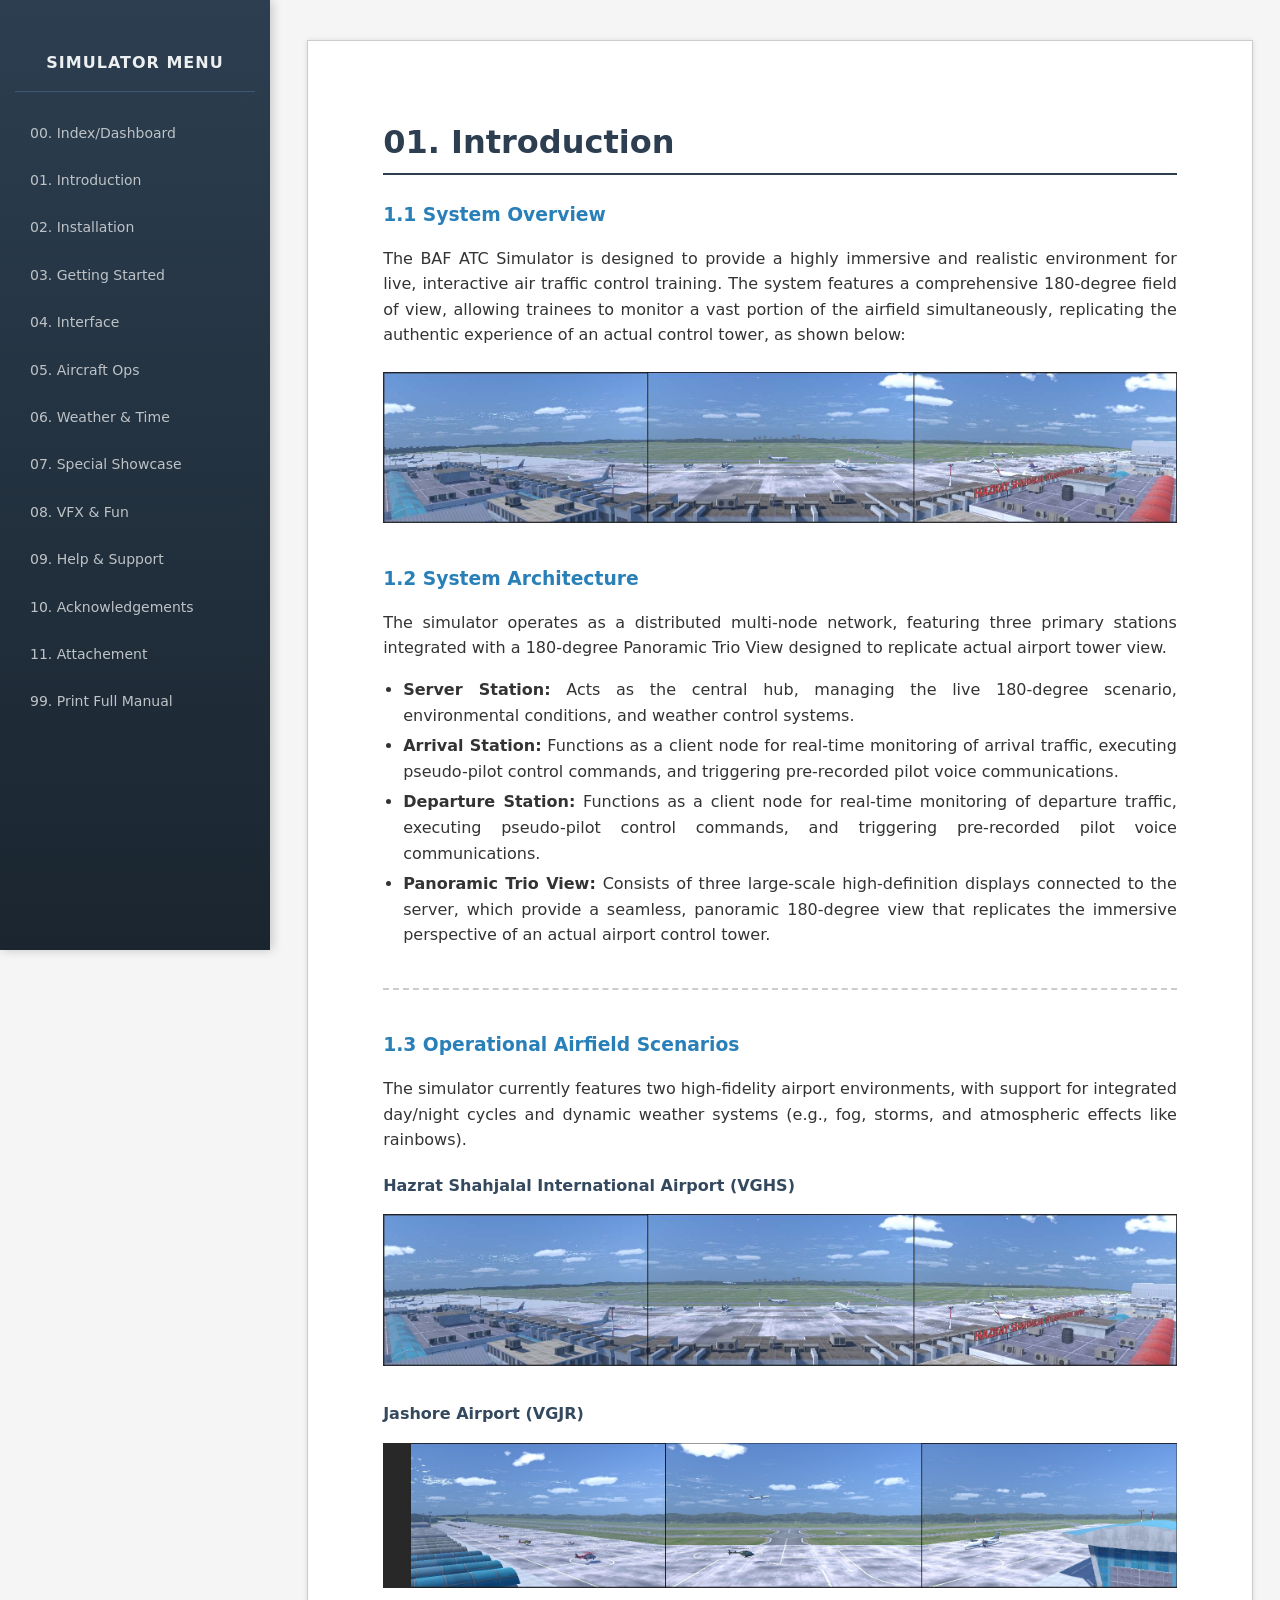
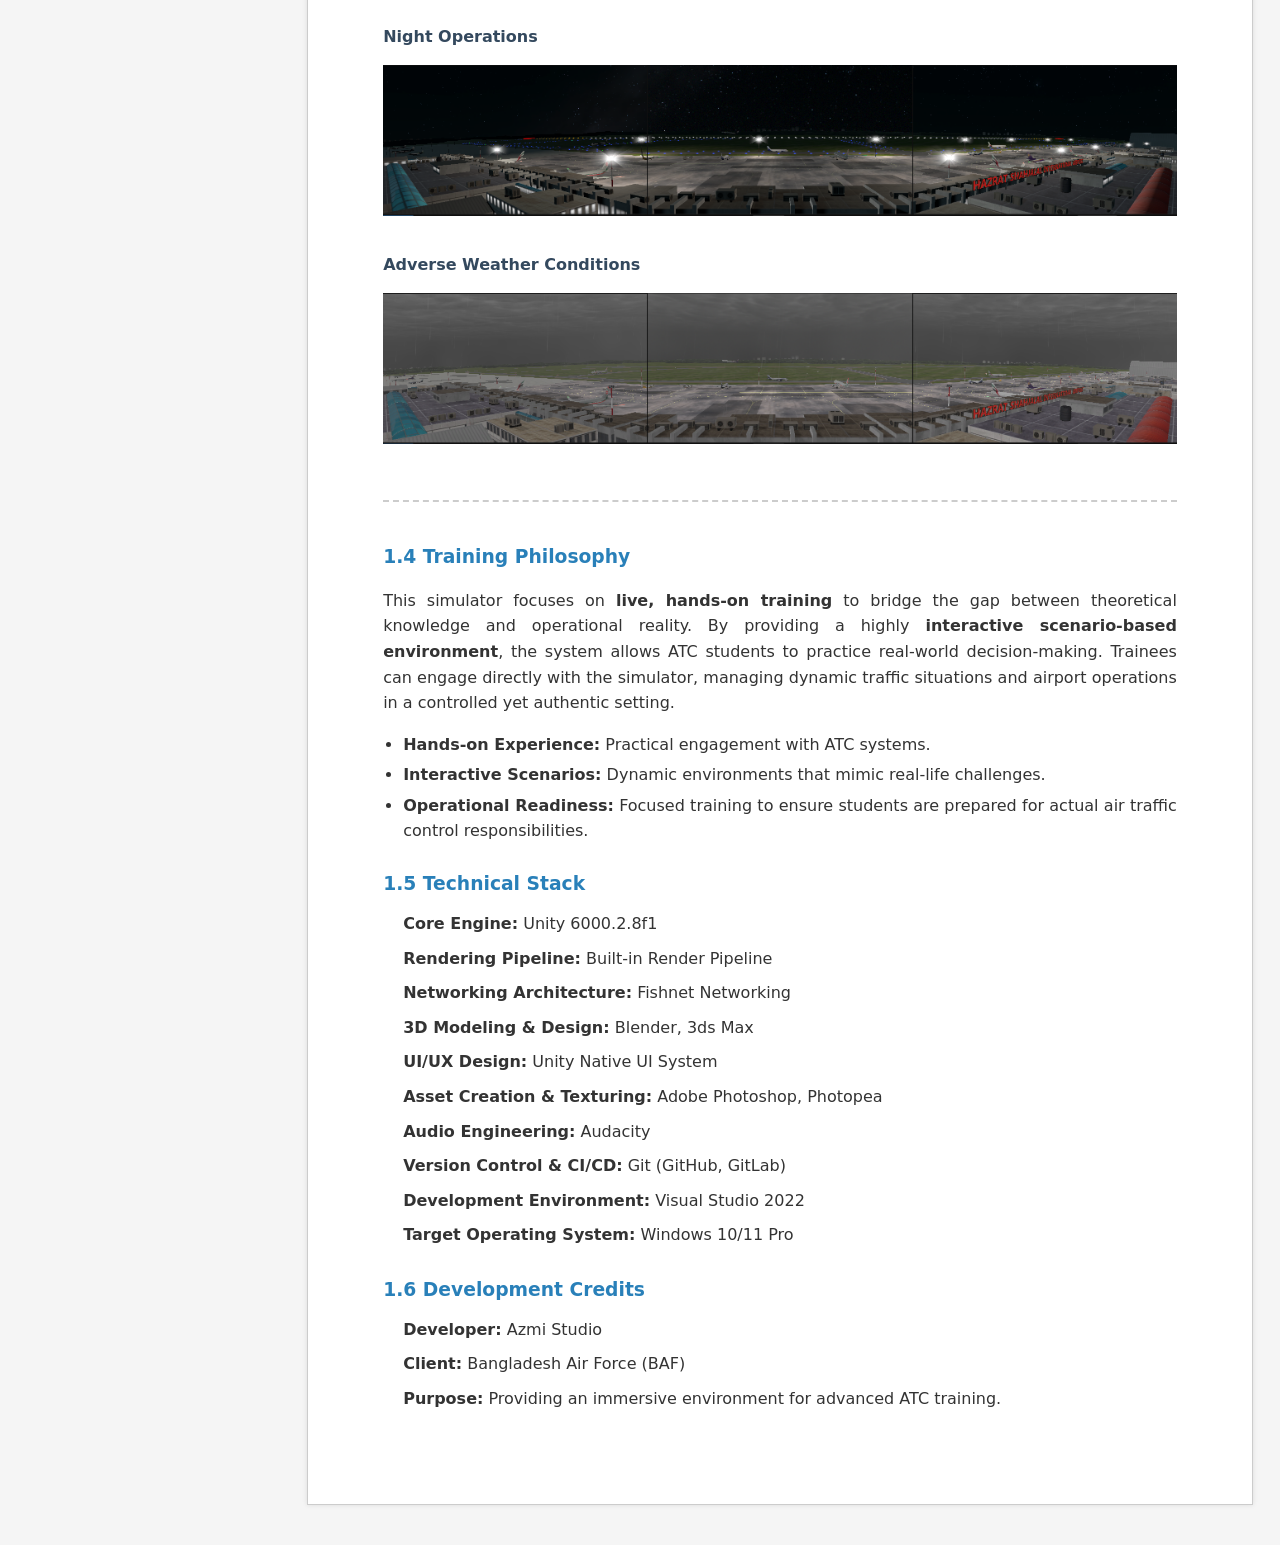
<file: pages/01_Introduction.html>
<!DOCTYPE html>
<html lang="en">
<head>
    <meta charset="UTF-8">
    <title>01. Introduction</title>
    <link rel="stylesheet" href="../style.css">
</head>
<body>

<div class="sidebar">
    <h3>Simulator Menu</h3>
    <a href="../index.html">00. Index/Dashboard</a>
    <a href="01_Introduction.html">01. Introduction</a>
    <a href="02_Installation.html">02. Installation</a>
    <a href="03_GettingStarted.html">03. Getting Started</a>
    <a href="04_Interface.html">04. Interface</a>
    <a href="05_Aircraft_Ops.html">05. Aircraft Ops</a>
    <a href="06_Weather_&_Time.html">06. Weather & Time</a>
    <a href="07_Special_Showcase.html">07. Special Showcase</a>
    <a href="08_VFX_&_Fun.html">08. VFX & Fun</a>
    <a href="09_Help_&_Support.html">09. Help & Support</a>
    <a href="10_Acknowledgements.html">10. Acknowledgements</a>    
    <a href="11_Attachment.html">11. Attachement</a>
    <a href="../full_manual.html">99. Print Full Manual</a>
</div>

<div class="page-container">
    <h1>01. Introduction</h1>

    <h3>1.1 System Overview</h3>
    <p>The BAF ATC Simulator is designed to provide a highly immersive and realistic environment for live, interactive air traffic control training. The system features a comprehensive 180-degree field of view, allowing trainees to monitor a vast portion of the airfield simultaneously, replicating the authentic experience of an actual control tower, as shown below:</p>
    <img src="../Images/BAF_ATC_Simulator_180_Degree_View.jpg" alt="180 Degree View">

    <h3>1.2 System Architecture</h3>
    <p>The simulator operates as a distributed multi-node network, featuring three primary stations integrated with a 180-degree Panoramic Trio View designed to replicate actual airport tower view.</p>
    <ul>
        <li><strong>Server Station:</strong> Acts as the central hub, managing the live 180-degree scenario, environmental conditions, and weather control systems.</li>
        <li><strong>Arrival Station:</strong> Functions as a client node for real-time monitoring of arrival traffic, executing pseudo-pilot control commands, and triggering pre-recorded pilot voice communications.</li>
        <li><strong>Departure Station:</strong> Functions as a client node for real-time monitoring of departure traffic, executing pseudo-pilot control commands, and triggering pre-recorded pilot voice communications.</li>
        <li><strong>Panoramic Trio View:</strong> Consists of three large-scale high-definition displays connected to the server, which provide a seamless, panoramic 180-degree view that replicates the immersive perspective of an actual airport control tower.</li>
    </ul>

    <div class="page-break"></div>

    <h3>1.3 Operational Airfield Scenarios</h3>
    <p>The simulator currently features two high-fidelity airport environments, with support for integrated day/night cycles and dynamic weather systems (e.g., fog, storms, and atmospheric effects like rainbows).</p>

    <h5>Hazrat Shahjalal International Airport (VGHS)</h5>
    <img src="../Images/VGHS_Panoramic_View.jpg" alt="VGHS Panoramic View">

    <h5>Jashore Airport (VGJR)</h5>
    <img src="../Images/VGJR_Panoramic_View.jpg" alt="VGJR Panoramic View">

    <h5>Night Operations</h5>
    <img src="../Images/Night_Mode_View.jpg" alt="Night Operations">

    <h5>Adverse Weather Conditions</h5>
    <img src="../Images/Stormy_Weather_View.jpg" alt="Stormy Weather">

    <div class="page-break"></div>

    <h3>1.4 Training Philosophy</h3>
    <p>This simulator focuses on <strong>live, hands-on training</strong> to bridge the gap between theoretical knowledge and operational reality. By providing a highly <strong>interactive scenario-based environment</strong>, the system allows ATC students to practice real-world decision-making. Trainees can engage directly with the simulator, managing dynamic traffic situations and airport operations in a controlled yet authentic setting.</p>
    <ul>
        <li><strong>Hands-on Experience:</strong> Practical engagement with ATC systems.</li>
        <li><strong>Interactive Scenarios:</strong> Dynamic environments that mimic real-life challenges.</li>
        <li><strong>Operational Readiness:</strong> Focused training to ensure students are prepared for actual air traffic control responsibilities.</li>
    </ul>

    <h3>1.5 Technical Stack</h3>
    <ul class="stack-list">
        <li><strong>Core Engine:</strong> Unity 6000.2.8f1</li>
        <li><strong>Rendering Pipeline:</strong> Built-in Render Pipeline</li>
        <li><strong>Networking Architecture:</strong> Fishnet Networking</li>
        <li><strong>3D Modeling & Design:</strong> Blender, 3ds Max</li>
        <li><strong>UI/UX Design:</strong> Unity Native UI System</li>
        <li><strong>Asset Creation & Texturing:</strong> Adobe Photoshop, Photopea</li>
        <li><strong>Audio Engineering:</strong> Audacity</li>
        <li><strong>Version Control & CI/CD:</strong> Git (GitHub, GitLab)</li>
        <li><strong>Development Environment:</strong> Visual Studio 2022</li>
        <li><strong>Target Operating System:</strong> Windows 10/11 Pro</li>
    </ul>

    <h3>1.6 Development Credits</h3>
    <ul class="stack-list">
        <li><strong>Developer:</strong> Azmi Studio</li>
        <li><strong>Client:</strong> Bangladesh Air Force (BAF)</li>
        <li><strong>Purpose:</strong> Providing an immersive environment for advanced ATC training.</li>
    </ul>
</div>

</body>
</html>
</file>
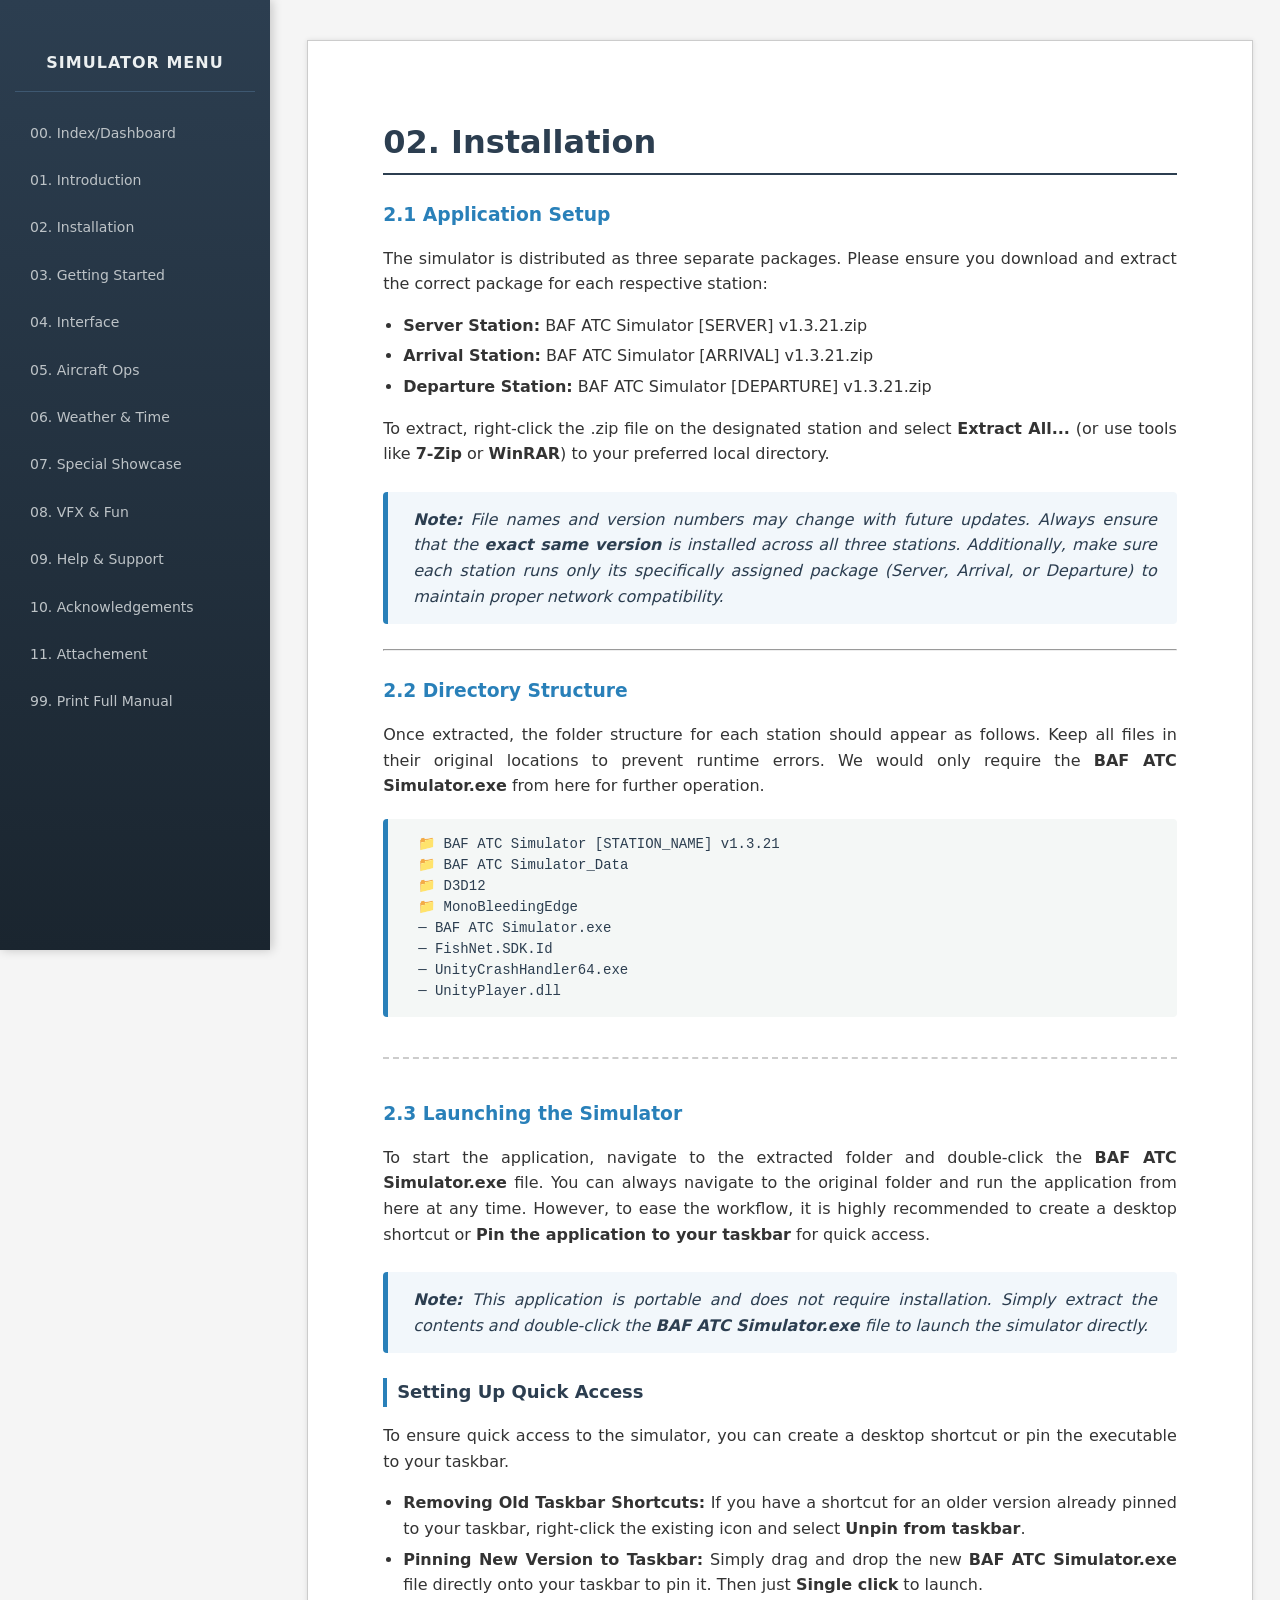
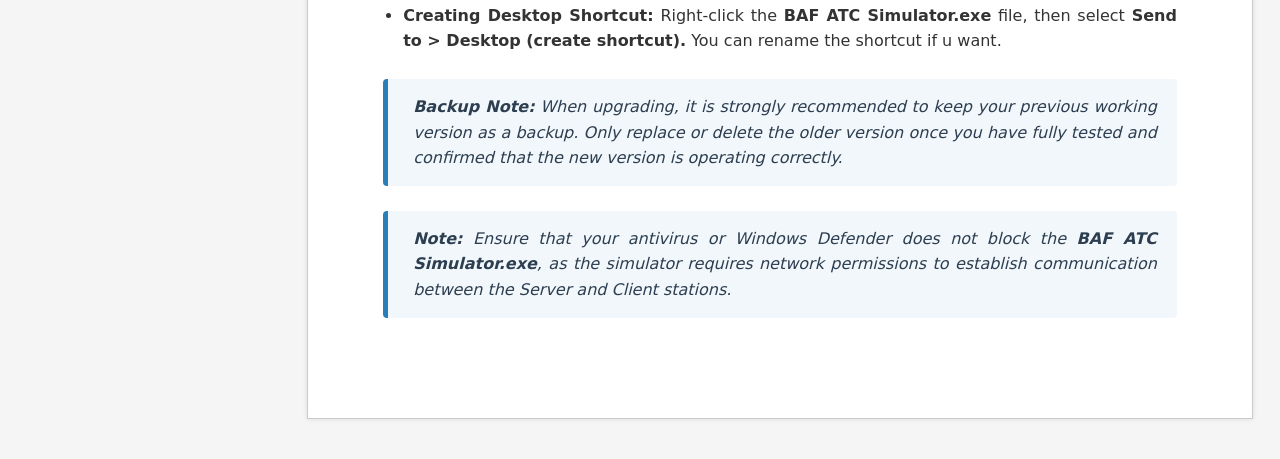
<file: pages/02_Installation.html>
<!DOCTYPE html>
<html lang="en">
<head>
    <meta charset="UTF-8">
    <title>01. Installation</title>
    <link rel="stylesheet" href="../style.css">
</head>
<body>

<div class="sidebar">
    <h3>Simulator Menu</h3>
    <a href="../index.html">00. Index/Dashboard</a>
    <a href="01_Introduction.html">01. Introduction</a>
    <a href="02_Installation.html">02. Installation</a>
    <a href="03_GettingStarted.html">03. Getting Started</a>
    <a href="04_Interface.html">04. Interface</a>
    <a href="05_Aircraft_Ops.html">05. Aircraft Ops</a>
    <a href="06_Weather_&_Time.html">06. Weather & Time</a>
    <a href="07_Special_Showcase.html">07. Special Showcase</a>
    <a href="08_VFX_&_Fun.html">08. VFX & Fun</a>
    <a href="09_Help_&_Support.html">09. Help & Support</a>
    <a href="10_Acknowledgements.html">10. Acknowledgements</a>    
    <a href="11_Attachment.html">11. Attachement</a>
    <a href="../full_manual.html">99. Print Full Manual</a>
</div>


<div class="page-container">
    <h1>02. Installation</h1>

    <h3>2.1 Application Setup</h3>
    <p>The simulator is distributed as three separate packages. Please ensure you download and extract the correct package for each respective station:</p>
    <ul>
        <li><strong>Server Station:</strong> BAF ATC Simulator [SERVER] v1.3.21.zip</li>
        <li><strong>Arrival Station:</strong> BAF ATC Simulator [ARRIVAL] v1.3.21.zip</li>
        <li><strong>Departure Station:</strong> BAF ATC Simulator [DEPARTURE] v1.3.21.zip</li>
    </ul>

    <p>To extract, right-click the .zip file on the designated station and select <strong>Extract All...</strong> (or use tools like <strong>7-Zip</strong> or <strong>WinRAR</strong>) to your preferred local directory.</p>
    
    <div class="note">
        <strong>Note:</strong> File names and version numbers may change with future updates. Always ensure that the <strong>exact same version</strong> is installed across all three stations. Additionally, make sure each station runs only its specifically assigned package (Server, Arrival, or Departure) to maintain proper network compatibility.
    </div>

    <hr>

    <h3>2.2 Directory Structure</h3>
    <p>Once extracted, the folder structure for each station should appear as follows. Keep all files in their original locations to prevent runtime errors. We would only require the <strong>BAF ATC Simulator.exe</strong> from here for further operation.</p>

<div class="code-backdrop">
<pre>
📁 BAF ATC Simulator [STATION_NAME] v1.3.21
📁 BAF ATC Simulator_Data
📁 D3D12
📁 MonoBleedingEdge
─ BAF ATC Simulator.exe
─ FishNet.SDK.Id
─ UnityCrashHandler64.exe
─ UnityPlayer.dll
</pre>
</div>   

    <hr class="page-break">

    <h3>2.3 Launching the Simulator</h3>

    <p>To start the application, navigate to the extracted folder and double-click the <strong>BAF ATC Simulator.exe</strong> file. You can always navigate to the original folder and run the application from here at any time. However, to ease the workflow, it is highly recommended to create a desktop shortcut or <strong>Pin the application to your taskbar</strong> for quick access.</p>

    <div class="note">
        <strong>Note:</strong> This application is portable and does not require installation. Simply extract the contents and double-click the <strong>BAF ATC Simulator.exe</strong> file to launch the simulator directly.
    </div>
    
    <h4>Setting Up Quick Access</h4>
    <p>To ensure quick access to the simulator, you can create a desktop shortcut or pin the executable to your taskbar.</p>

    <ul>
        <li><strong>Removing Old Taskbar Shortcuts:</strong> If you have a shortcut for an older version already pinned to your taskbar, right-click the existing icon and select <strong>Unpin from taskbar</strong>.</li>
        <li><strong>Pinning New Version to Taskbar:</strong> Simply drag and drop the new <strong>BAF ATC Simulator.exe</strong> file directly onto your taskbar to pin it. Then just <strong>Single click</strong> to launch.</li>
        <li><strong>Creating Desktop Shortcut:</strong> Right-click the <strong>BAF ATC Simulator.exe</strong> file, then select <strong>Send to > Desktop (create shortcut).</strong> You can rename the shortcut if u want.</li>
    </ul>

    <div class="note">
        <strong>Backup Note:</strong> When upgrading, it is strongly recommended to keep your previous working version as a backup. Only replace or delete the older version once you have fully tested and confirmed that the new version is operating correctly.
    </div>

    <div class="note">
        <strong>Note:</strong> Ensure that your antivirus or Windows Defender does not block the <strong>BAF ATC Simulator.exe</strong>, as the simulator requires network permissions to establish communication between the Server and Client stations.
    </div>
</div>

</body>
</html>
</file>
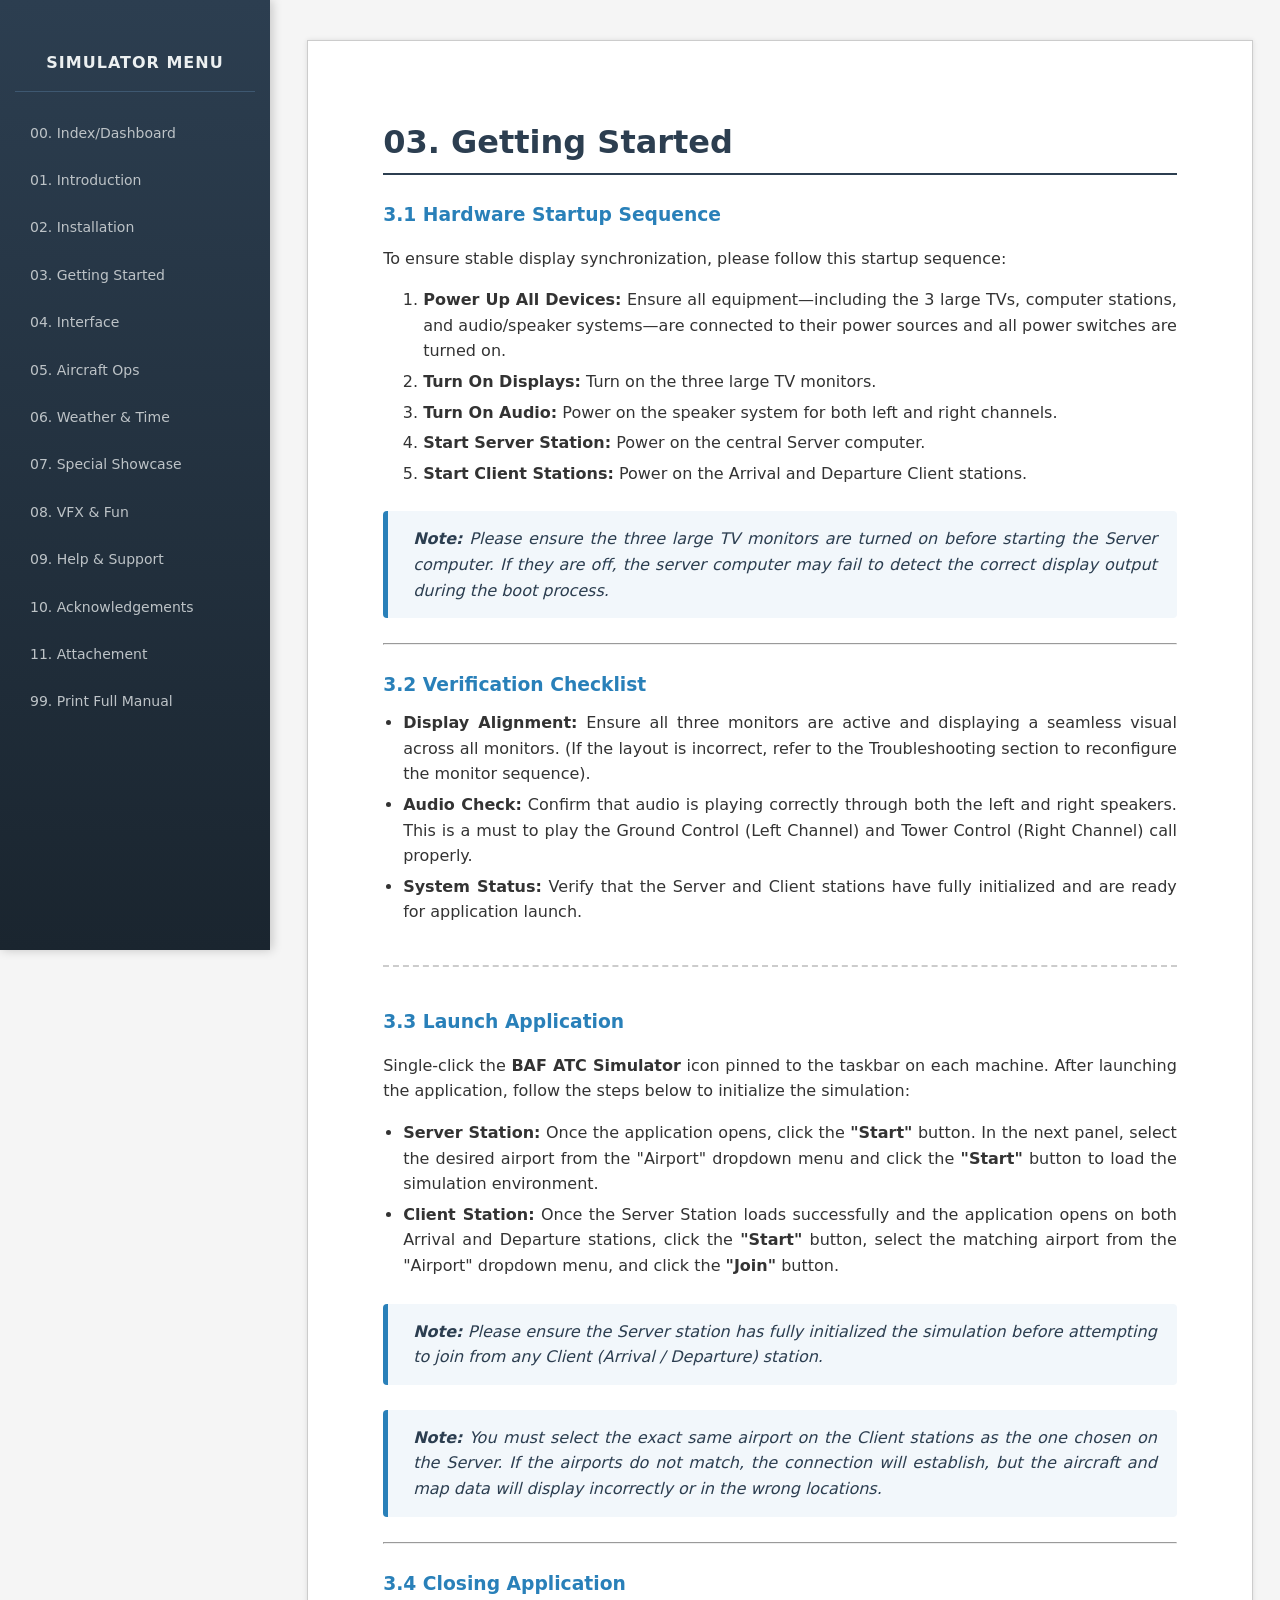
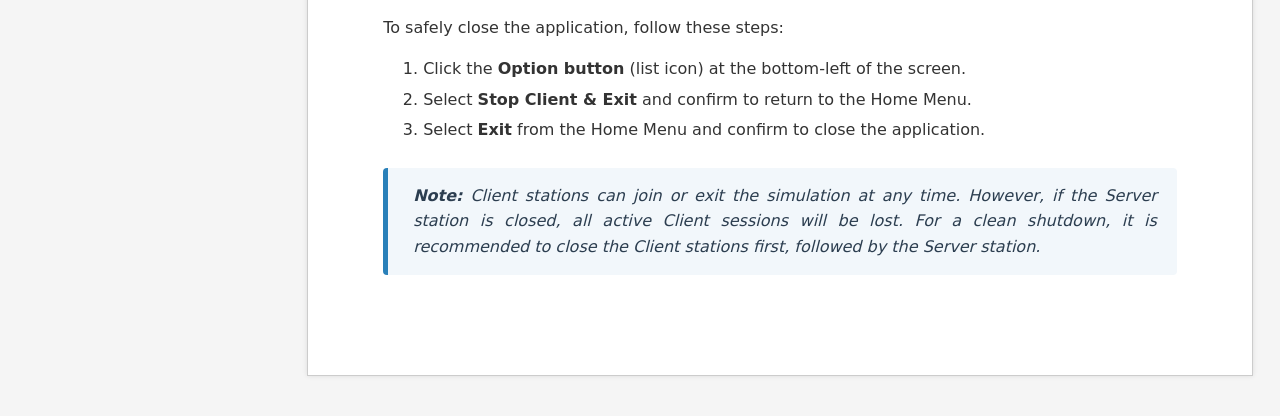
<file: pages/03_GettingStarted.html>
<!DOCTYPE html>
<html lang="en">
<head>
    <meta charset="UTF-8">
    <title>03. Getting Started</title>
    <link rel="stylesheet" href="../style.css">
</head>
<body>

<div class="sidebar">
    <h3>Simulator Menu</h3>
    <a href="../index.html">00. Index/Dashboard</a>
    <a href="01_Introduction.html">01. Introduction</a>
    <a href="02_Installation.html">02. Installation</a>
    <a href="03_GettingStarted.html">03. Getting Started</a>
    <a href="04_Interface.html">04. Interface</a>
    <a href="05_Aircraft_Ops.html">05. Aircraft Ops</a>
    <a href="06_Weather_&_Time.html">06. Weather & Time</a>
    <a href="07_Special_Showcase.html">07. Special Showcase</a>
    <a href="08_VFX_&_Fun.html">08. VFX & Fun</a>
    <a href="09_Help_&_Support.html">09. Help & Support</a>
    <a href="10_Acknowledgements.html">10. Acknowledgements</a>    
    <a href="11_Attachment.html">11. Attachement</a>
    <a href="../full_manual.html">99. Print Full Manual</a>
</div>



<div class="page-container">
    <h1>03. Getting Started</h1>

    <h3>3.1 Hardware Startup Sequence</h3>
    <p>To ensure stable display synchronization, please follow this startup sequence:</p>
    <ol>
        <li><strong>Power Up All Devices:</strong> Ensure all equipment—including the 3 large TVs, computer stations, and audio/speaker systems—are connected to their power sources and all power switches are turned on.</li>
        <li><strong>Turn On Displays:</strong> Turn on the three large TV monitors.</li>
        <li><strong>Turn On Audio:</strong> Power on the speaker system for both left and right channels.</li>
        <li><strong>Start Server Station:</strong> Power on the central Server computer.</li>
        <li><strong>Start Client Stations:</strong> Power on the Arrival and Departure Client stations.</li>
    </ol>

    <div class="note">
        <strong>Note:</strong> Please ensure the three large TV monitors are turned on before starting the Server computer. If they are off, the server computer may fail to detect the correct display output during the boot process.
    </div>

    <hr>

    <h3>3.2 Verification Checklist</h3>
    <ul>
        <li><strong>Display Alignment:</strong> Ensure all three monitors are active and displaying a seamless visual across all monitors. (If the layout is incorrect, refer to the Troubleshooting section to reconfigure the monitor sequence).</li>
        <li><strong>Audio Check:</strong> Confirm that audio is playing correctly through both the left and right speakers. This is a must to play the Ground Control (Left Channel) and Tower Control (Right Channel) call properly.</li>
        <li><strong>System Status:</strong> Verify that the Server and Client stations have fully initialized and are ready for application launch.</li>
    </ul>

    <hr class="page-break">


    <h3>3.3 Launch Application</h3>
    <p>Single-click the <strong>BAF ATC Simulator</strong> icon pinned to the taskbar on each machine. After launching the application, follow the steps below to initialize the simulation:</p>
    <ul>
        <li><strong>Server Station:</strong> Once the application opens, click the <strong>"Start"</strong> button. In the next panel, select the desired airport from the "Airport" dropdown menu and click the <strong>"Start"</strong> button to load the simulation environment.</li>
        <li><strong>Client Station:</strong> Once the Server Station loads successfully and the application opens on both Arrival and Departure stations, click the <strong>"Start"</strong> button, select the matching airport from the "Airport" dropdown menu, and click the <strong>"Join"</strong> button.</li>
    </ul>

    <div class="note">
        <strong>Note:</strong> Please ensure the Server station has fully initialized the simulation before attempting to join from any Client (Arrival / Departure) station.
    </div>

    <div class="note">
        <strong>Note:</strong> You must select the exact same airport on the Client stations as the one chosen on the Server. If the airports do not match, the connection will establish, but the aircraft and map data will display incorrectly or in the wrong locations.
    </div> 


    <hr>

    <h3>3.4 Closing Application</h3>
    <p>To safely close the application, follow these steps:</p>
    <ol>
        <li>Click the <strong>Option button</strong> (list icon) at the bottom-left of the screen.</li>
        <li>Select <strong>Stop Client & Exit</strong> and confirm to return to the Home Menu.</li>
        <li>Select <strong>Exit</strong> from the Home Menu and confirm to close the application.</li>
    </ol>
    
    <div class="note">
        <strong>Note:</strong> Client stations can join or exit the simulation at any time. However, if the Server station is closed, all active Client sessions will be lost. For a clean shutdown, it is recommended to close the Client stations first, followed by the Server station.
    </div>
</div>

</body>
</html>
</file>
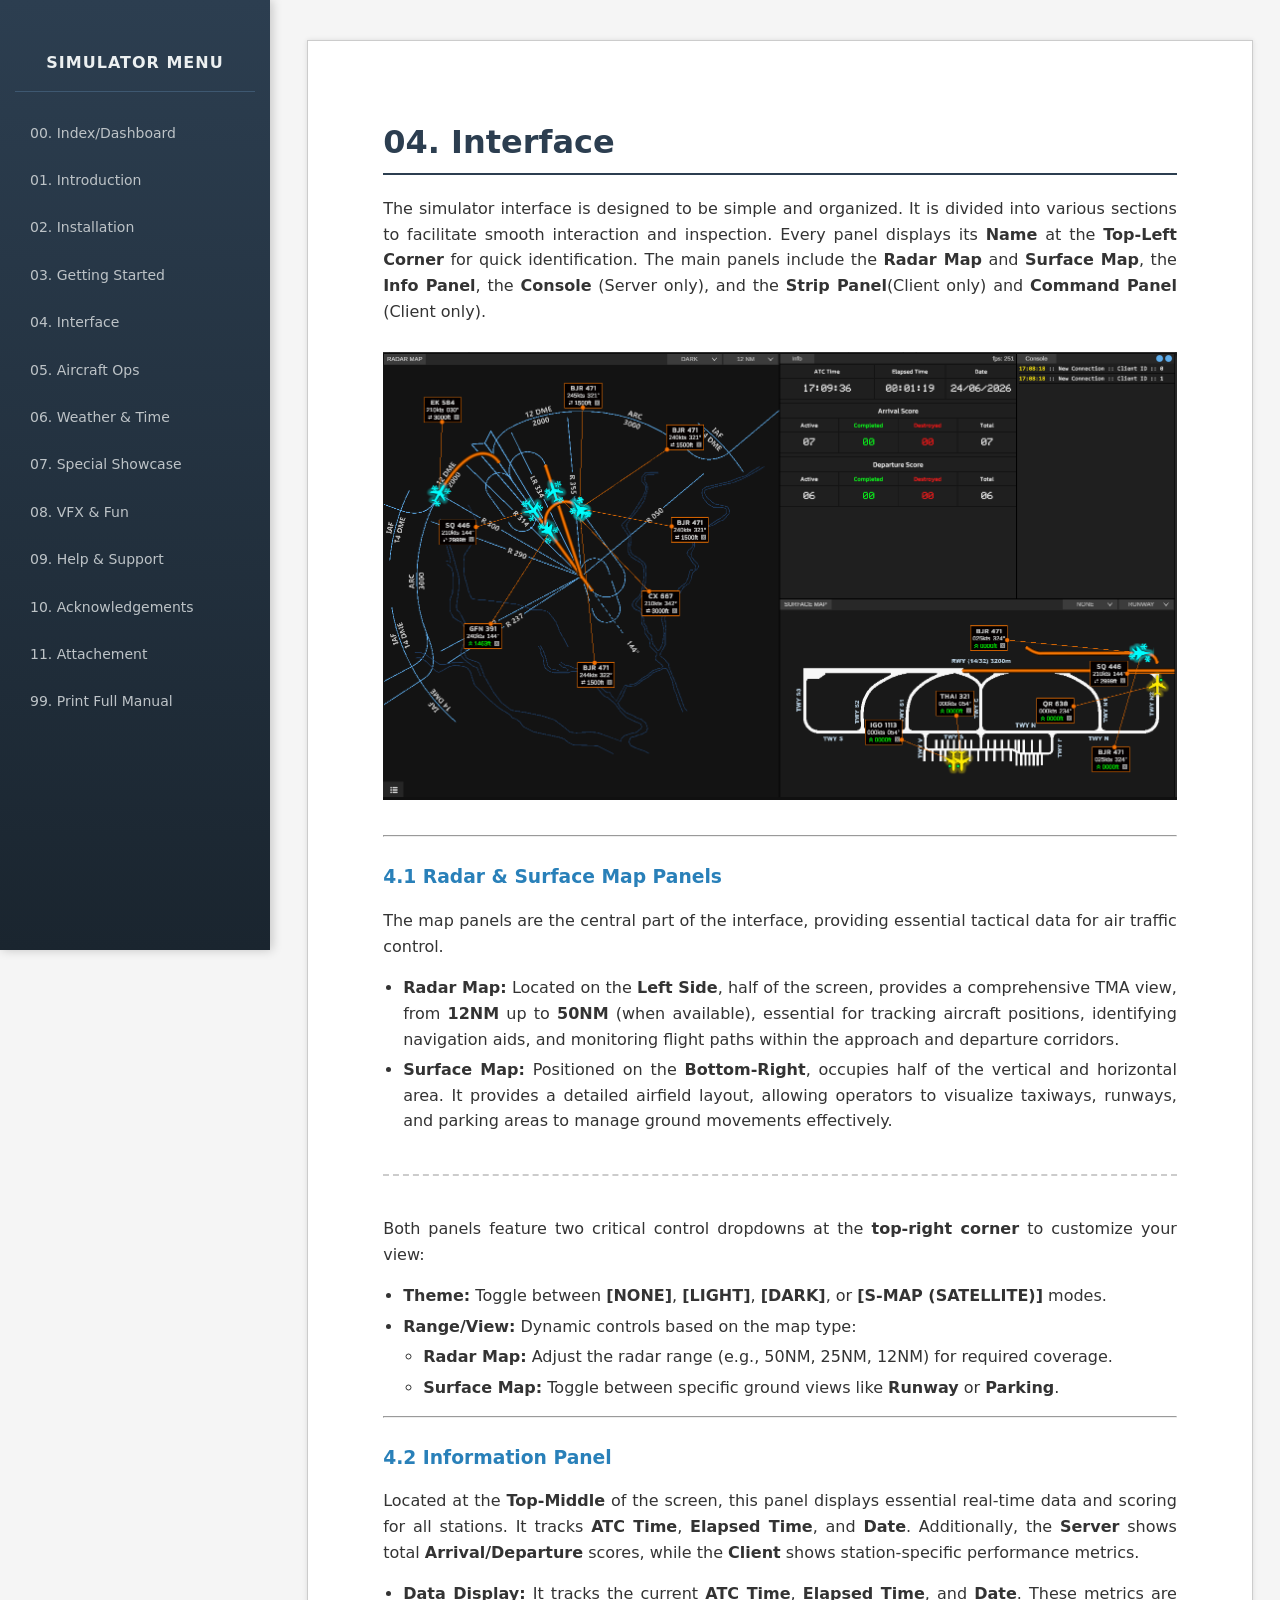
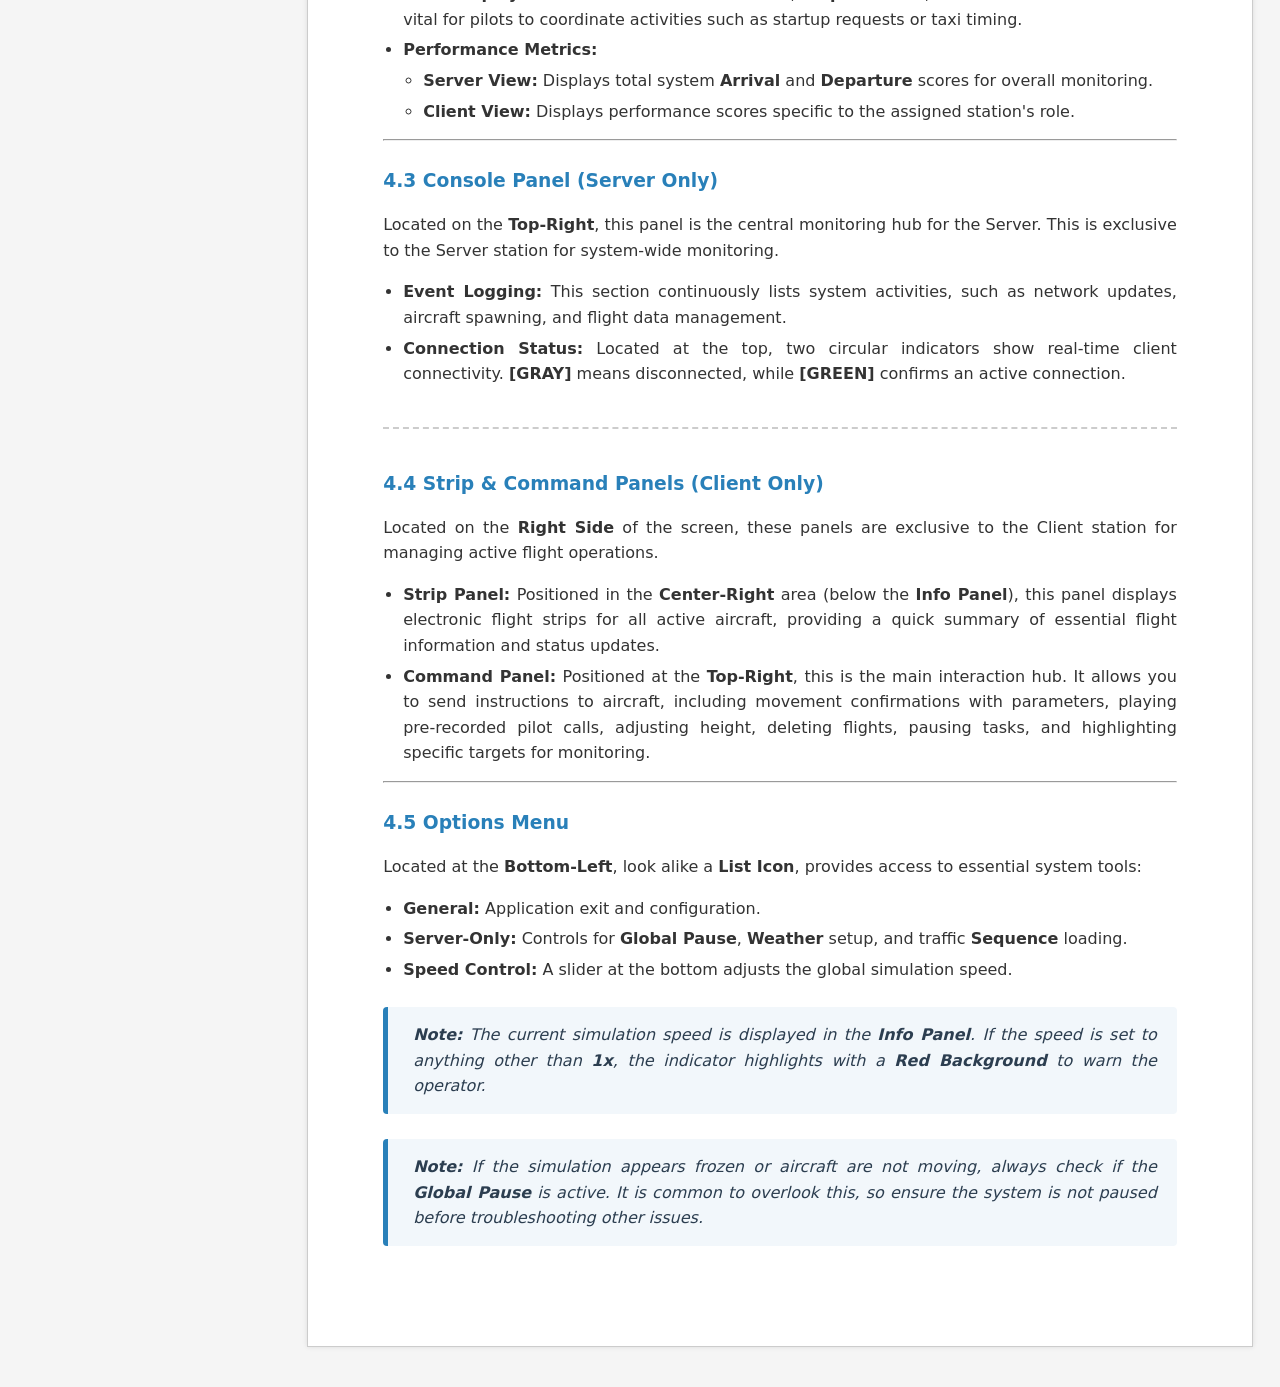
<file: pages/04_Interface.html>
<!DOCTYPE html>
<html lang="en">
<head>
    <meta charset="UTF-8">
    <title>04. Interface</title>
    <link rel="stylesheet" href="../style.css">
</head>
<body>

<div class="sidebar">
    <h3>Simulator Menu</h3>
    <a href="../index.html">00. Index/Dashboard</a>
    <a href="01_Introduction.html">01. Introduction</a>
    <a href="02_Installation.html">02. Installation</a>
    <a href="03_GettingStarted.html">03. Getting Started</a>
    <a href="04_Interface.html">04. Interface</a>
    <a href="05_Aircraft_Ops.html">05. Aircraft Ops</a>
    <a href="06_Weather_&_Time.html">06. Weather & Time</a>
    <a href="07_Special_Showcase.html">07. Special Showcase</a>
    <a href="08_VFX_&_Fun.html">08. VFX & Fun</a>
    <a href="09_Help_&_Support.html">09. Help & Support</a>
    <a href="10_Acknowledgements.html">10. Acknowledgements</a>    
    <a href="11_Attachment.html">11. Attachement</a>
    <a href="../full_manual.html">99. Print Full Manual</a>
</div>


<div class="page-container">
    
    <h1>04. Interface</h1>

    <p>The simulator interface is designed to be simple and organized. It is divided into various sections to facilitate smooth interaction and inspection. Every panel displays its <strong>Name</strong> at the <strong>Top-Left Corner</strong> for quick identification. The main panels include the <strong>Radar Map</strong> and <strong>Surface Map</strong>, the <strong>Info Panel</strong>, the <strong>Console</strong> (Server only), and the <strong>Strip Panel</strong>(Client only) and <strong>Command Panel</strong> (Client only).</p>

    <div style="margin: 20px 0; text-align: center;">
        <img src="../Images/Server_Interaface.png" alt="Simulator Interface">
    </div>

    <hr>

    <h3>4.1 Radar & Surface Map Panels</h3>

    <p>The map panels are the central part of the interface, providing essential tactical data for air traffic control.</p>

    <ul>
        <li><strong>Radar Map:</strong> Located on the <strong>Left Side</strong>, half of the screen, provides a comprehensive TMA view, from <strong>12NM</strong> up to <strong>50NM</strong> (when available), essential for tracking aircraft positions, identifying navigation aids, and monitoring flight paths within the approach and departure corridors.</li>
        <li><strong>Surface Map:</strong> Positioned on the <strong>Bottom-Right</strong>, occupies half of the vertical and horizontal area. It provides a detailed airfield layout, allowing operators to visualize taxiways, runways, and parking areas to manage ground movements effectively.</li>
    </ul>

    <hr class="page-break">

    <p>Both panels feature two critical control dropdowns at the <strong>top-right corner</strong>  to customize your view:</p>

    <ul>
        <li><strong>Theme:</strong> Toggle between <strong>[NONE]</strong>, <strong>[LIGHT]</strong>, <strong>[DARK]</strong>, or <strong>[S-MAP (SATELLITE)]</strong> modes.</li>
        <li><strong>Range/View:</strong> Dynamic controls based on the map type:
            <ul>
                <li><strong>Radar Map:</strong> Adjust the radar range (e.g., 50NM, 25NM, 12NM) for required coverage.</li>
                <li><strong>Surface Map:</strong> Toggle between specific ground views like <strong>Runway</strong> or <strong>Parking</strong>.</li>
            </ul>
        </li>
    </ul>
    
    <hr>

    <h3>4.2 Information Panel</h3>
    <p>Located at the <strong>Top-Middle</strong> of the screen, this panel displays essential real-time data and scoring for all stations. It tracks <strong>ATC Time</strong>, <strong>Elapsed Time</strong>, and <strong>Date</strong>. Additionally, the <strong>Server</strong> shows total <strong>Arrival/Departure</strong> scores, while the <strong>Client</strong> shows station-specific performance metrics.</p>


    <ul>
        <li><strong>Data Display:</strong> It tracks the current <strong>ATC Time</strong>, <strong>Elapsed Time</strong>, and <strong>Date</strong>. These metrics are vital for pilots to coordinate activities such as startup requests or taxi timing.</li>
        <li><strong>Performance Metrics:</strong> 
            <ul>
                <li><strong>Server View:</strong> Displays total system <strong>Arrival</strong> and <strong>Departure</strong> scores for overall monitoring.</li>
                <li><strong>Client View:</strong> Displays performance scores specific to the assigned station's role.</li>
            </ul>
        </li>
    </ul>

    <hr>

    <h3>4.3 Console Panel (Server Only)</h3>

    <p>Located on the <strong>Top-Right</strong>, this panel is the central monitoring hub for the Server. This is exclusive to the Server station for system-wide monitoring.</p>

    <ul>
        <li><strong>Event Logging:</strong> This section continuously lists system activities, such as network updates, aircraft spawning, and flight data management.</li>
        <li><strong>Connection Status:</strong> Located at the top, two circular indicators show real-time client connectivity. <strong>[GRAY]</strong> means disconnected, while <strong>[GREEN]</strong> confirms an active connection.</li>
    </ul>

    <hr class="page-break">

    <h3>4.4 Strip & Command Panels (Client Only)</h3>

    <p>Located on the <strong>Right Side</strong> of the screen, these panels are exclusive to the Client station for managing active flight operations.</p>

    <ul>
        <li><strong>Strip Panel:</strong> Positioned in the <strong>Center-Right</strong> area (below the <strong>Info Panel</strong>), this panel displays electronic flight strips for all active aircraft, providing a quick summary of essential flight information and status updates.</li>
        <li><strong>Command Panel:</strong> Positioned at the <strong>Top-Right</strong>, this is the main interaction hub. It allows you to send instructions to aircraft, including movement confirmations with parameters, playing pre-recorded pilot calls, adjusting height, deleting flights, pausing tasks, and highlighting specific targets for monitoring.</li>
    </ul>

    <hr>

    <h3>4.5 Options Menu</h3>
    <p>Located at the <strong>Bottom-Left</strong>, look alike a <strong>List Icon</strong>, provides access to essential system tools:</p>
    <ul>
        <li><strong>General:</strong> Application exit and configuration.</li>
        <li><strong>Server-Only:</strong> Controls for <strong>Global Pause</strong>, <strong>Weather</strong> setup, and traffic <strong>Sequence</strong> loading.</li>
        <li><strong>Speed Control:</strong> A slider at the bottom adjusts the global simulation speed.</li>
    </ul>

    <div class="note">
        <strong>Note:</strong> The current simulation speed is displayed in the <strong>Info Panel</strong>. If the speed is set to anything other than <strong>1x</strong>, the indicator highlights with a <strong>Red Background</strong> to warn the operator.
    </div>

    <div class="note">
        <strong>Note:</strong> If the simulation appears frozen or aircraft are not moving, always check if the <strong>Global Pause</strong> is active. It is common to overlook this, so ensure the system is not paused before troubleshooting other issues.
    </div>

</div>

</body>
</html>
</file>
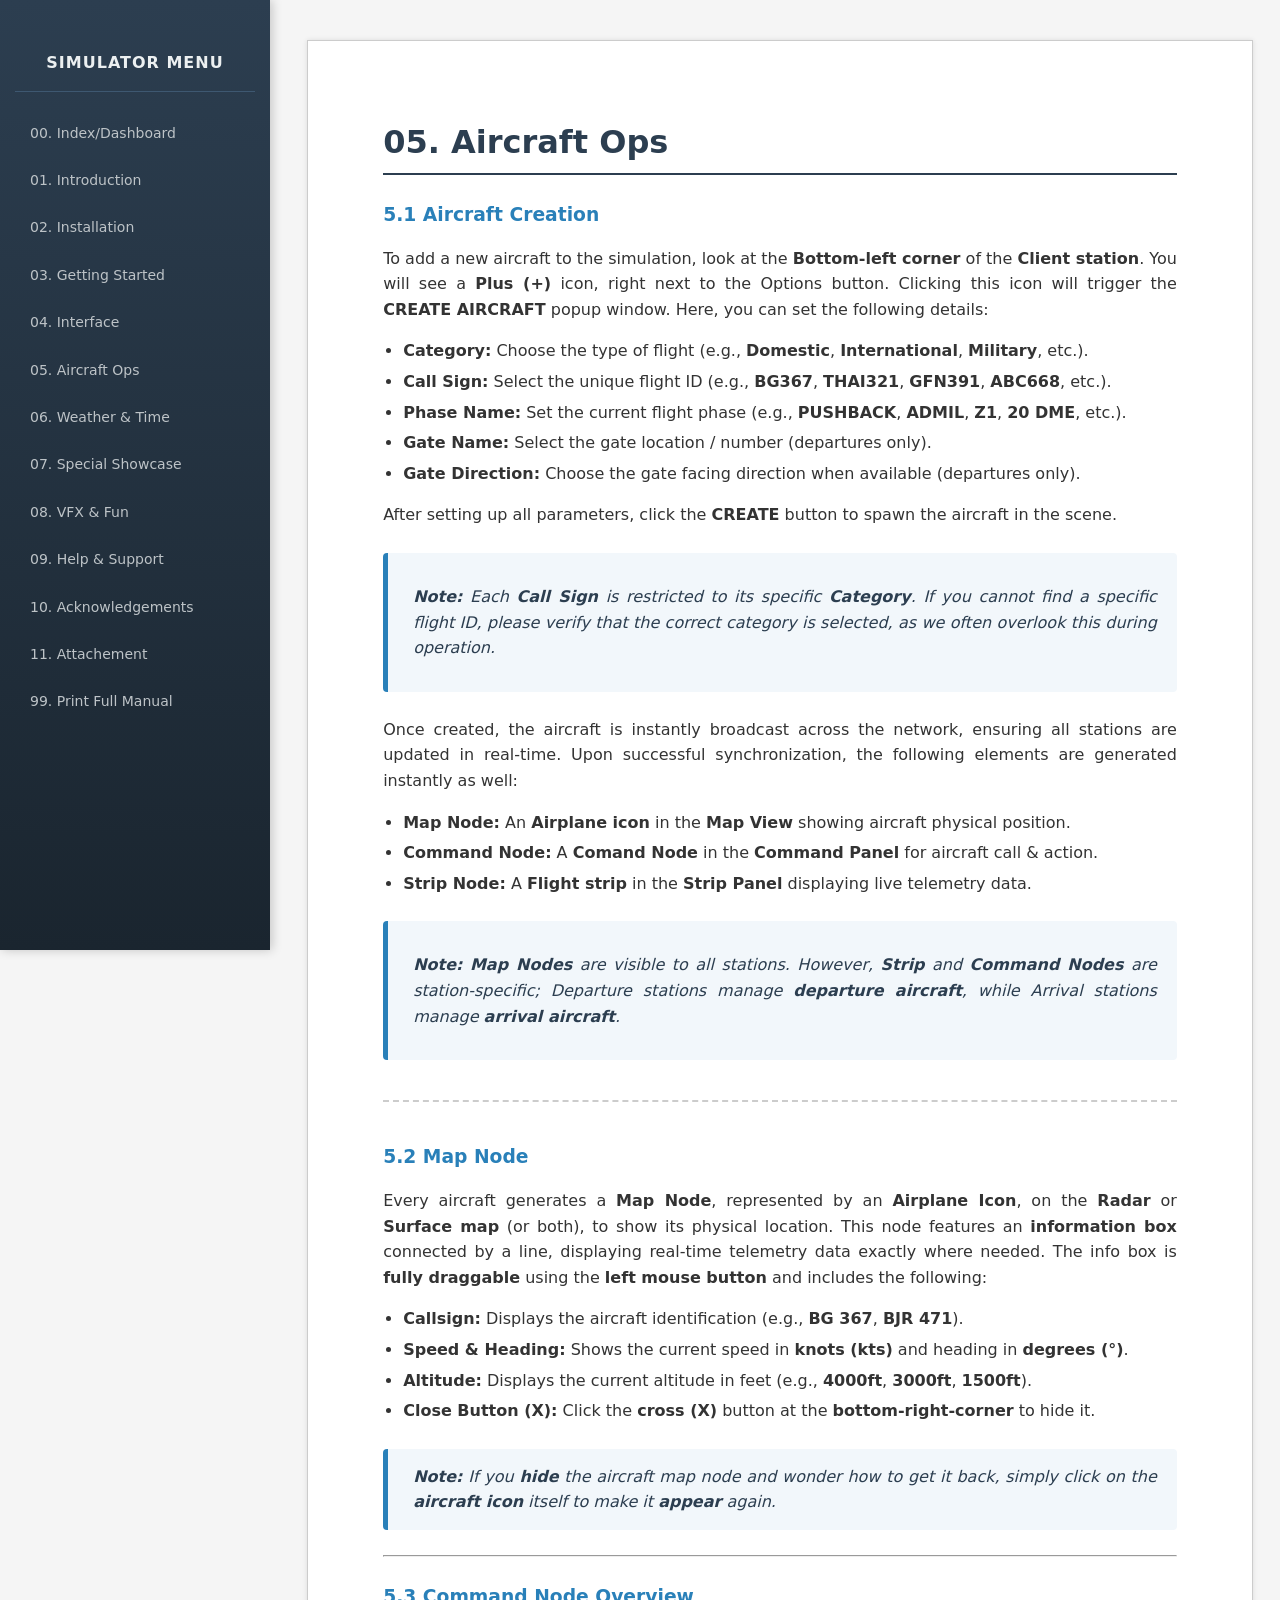
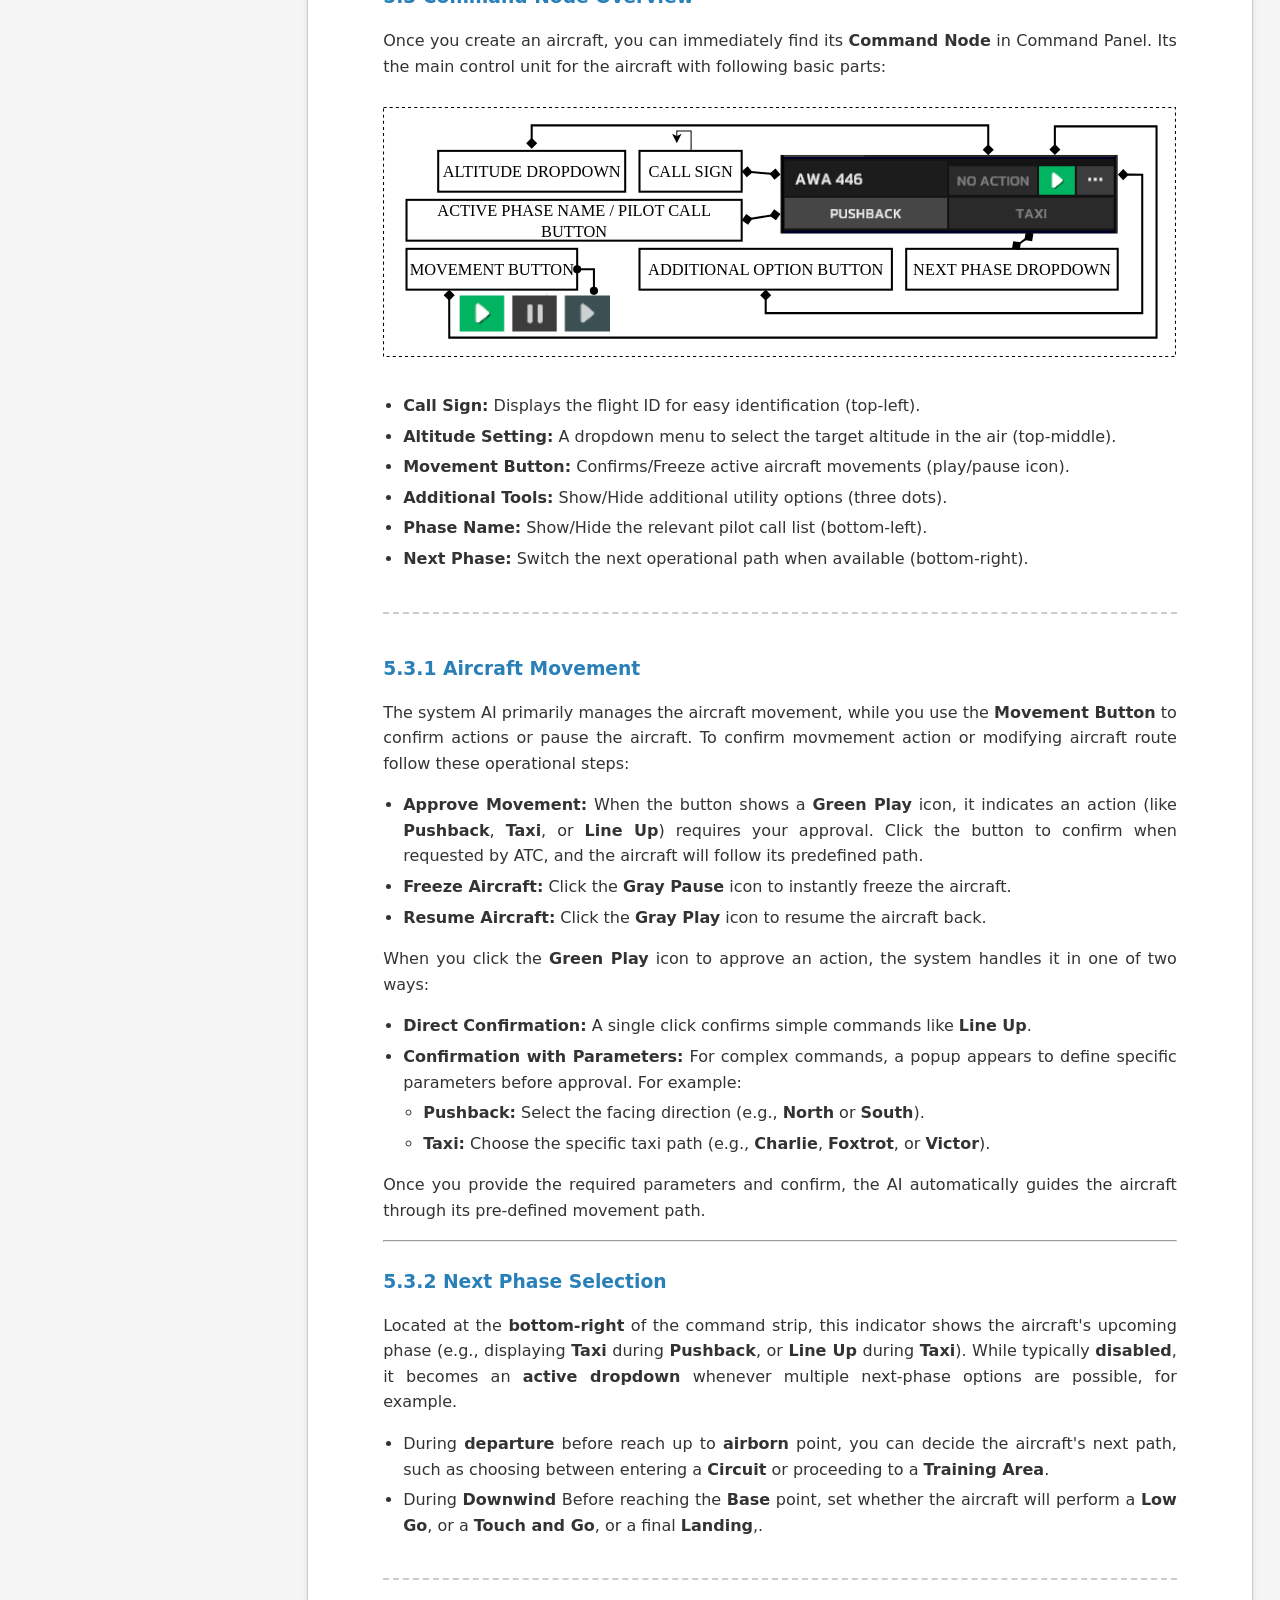
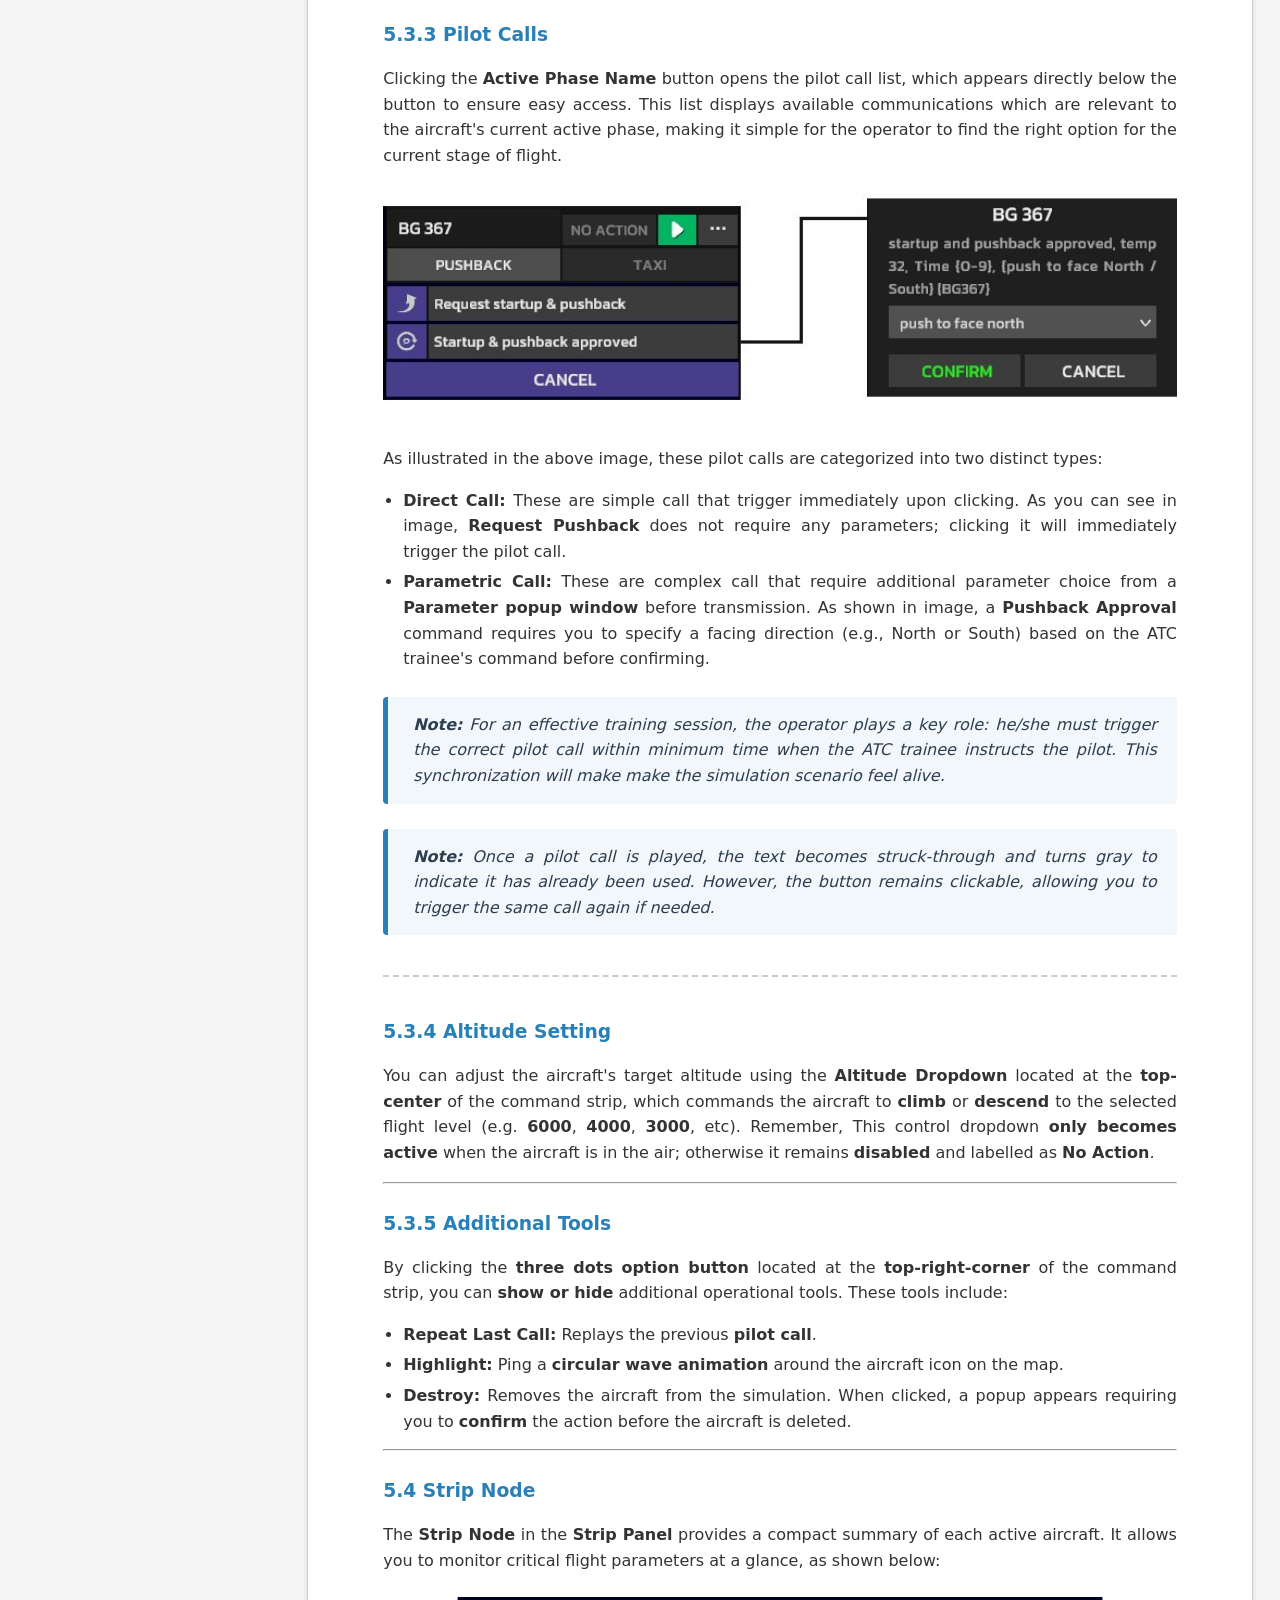
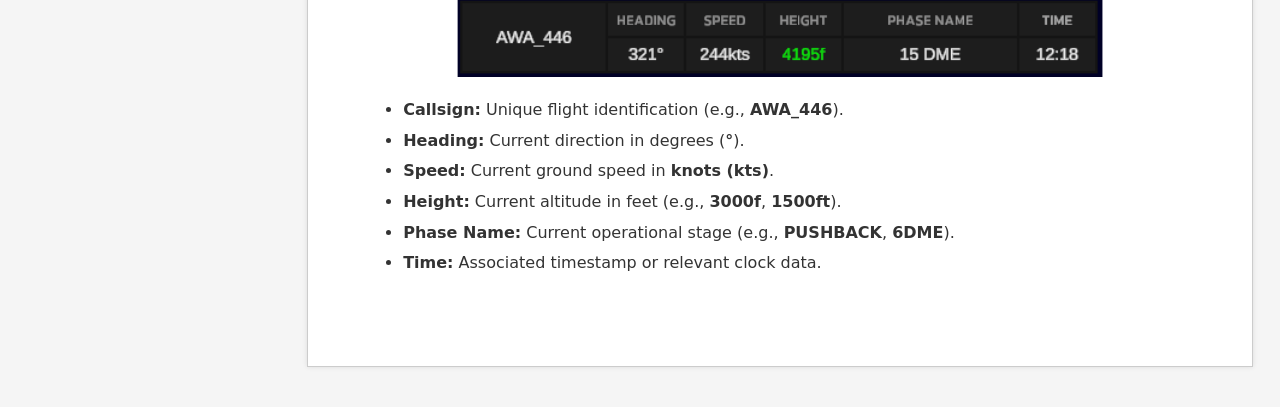
<file: pages/05_Aircraft_Ops.html>
<!DOCTYPE html>
<html lang="en">
<head>
    <meta charset="UTF-8">
    <title>05. Aircraft Ops</title>
    <link rel="stylesheet" href="../style.css">
</head>
<body>

<div class="sidebar">
    <h3>Simulator Menu</h3>
    <a href="../index.html">00. Index/Dashboard</a>
    <a href="01_Introduction.html">01. Introduction</a>
    <a href="02_Installation.html">02. Installation</a>
    <a href="03_GettingStarted.html">03. Getting Started</a>
    <a href="04_Interface.html">04. Interface</a>
    <a href="05_Aircraft_Ops.html">05. Aircraft Ops</a>
    <a href="06_Weather_&_Time.html">06. Weather & Time</a>
    <a href="07_Special_Showcase.html">07. Special Showcase</a>
    <a href="08_VFX_&_Fun.html">08. VFX & Fun</a>
    <a href="09_Help_&_Support.html">09. Help & Support</a>
    <a href="10_Acknowledgements.html">10. Acknowledgements</a>    
    <a href="11_Attachment.html">11. Attachement</a>
    <a href="../full_manual.html">99. Print Full Manual</a>
</div>

<div class="page-container">
    <h1>05. Aircraft Ops</h1>


    <h3>5.1 Aircraft Creation</h3>
    <p>To add a new aircraft to the simulation, look at the <strong>Bottom-left corner</strong> of the <strong>Client station</strong>. You will see a <strong>Plus (+)</strong> icon, right next to the Options button. Clicking this icon will trigger the <strong>CREATE AIRCRAFT</strong> popup window. Here, you can set the following details:</p>
    <ul>
        <li><strong>Category:</strong> Choose the type of flight (e.g., <strong>Domestic</strong>, <strong>International</strong>, <strong>Military</strong>, etc.).</li>
        <li><strong>Call Sign:</strong> Select the unique flight ID (e.g., <strong>BG367</strong>, <strong>THAI321</strong>, <strong>GFN391</strong>, <strong>ABC668</strong>, etc.).</li>
        <li><strong>Phase Name:</strong> Set the current flight phase (e.g., <strong>PUSHBACK</strong>, <strong>ADMIL</strong>, <strong>Z1</strong>, <strong>20 DME</strong>, etc.).</li>
        <li><strong>Gate Name:</strong> Select the gate location / number (departures only).</li>
        <li><strong>Gate Direction:</strong> Choose the gate facing direction when available (departures only).</li>
    </ul> 

    <p>After setting up all parameters, click the <strong>CREATE</strong> button to spawn the aircraft in the scene.</p>

    <div class="note">
        <p><strong>Note:</strong> Each <strong>Call Sign</strong> is restricted to its specific <strong>Category</strong>. If you cannot find a specific flight ID, please verify that the correct category is selected, as we often overlook this during operation.</p>
    </div>

    <p>Once created, the aircraft is instantly broadcast across the network, ensuring all stations are updated in real-time. Upon successful synchronization, the following elements are generated instantly as well:</p>
    <ul>
        <li><strong>Map Node:</strong> An <strong>Airplane icon</strong> in the <strong>Map View</strong> showing aircraft physical position.</li>
        <li><strong>Command Node:</strong> A <strong>Comand Node</strong> in the <strong>Command Panel</strong>  for aircraft call & action.</li>
        <li><strong>Strip Node:</strong> A <strong>Flight strip</strong> in the <strong>Strip Panel</strong> displaying live telemetry data.</li>
    </ul>

    <div class="note">
        <p><strong>Note:</strong> <strong>Map Nodes</strong> are visible to all stations. However, <strong>Strip</strong> and <strong>Command Nodes</strong> are station-specific; Departure stations manage  <strong>departure aircraft</strong>, while Arrival stations manage <strong>arrival aircraft</strong>.</p>
    </div>


    
    <hr class="page-break">


    
    <h3>5.2 Map Node</h3>
    <p>Every aircraft generates a <strong>Map Node</strong>, represented by an <strong>Airplane Icon</strong>, on the <strong>Radar</strong> or <strong>Surface map</strong> (or both), to show its physical location. This node features an <strong>information box</strong> connected by a line, displaying real-time telemetry data exactly where needed. The info box is <strong>fully draggable</strong> using the <strong>left mouse button</strong> and includes the following:</p>
    <ul>
        <li><strong>Callsign:</strong> Displays the aircraft identification (e.g., <strong>BG 367</strong>, <strong>BJR 471</strong>).</li>
        <li><strong>Speed & Heading:</strong> Shows the current speed in <strong>knots (kts)</strong> and heading in <strong>degrees (°)</strong>.
        <li><strong>Altitude:</strong> Displays the current altitude in feet (e.g., <strong>4000ft</strong>, <strong>3000ft</strong>, <strong>1500ft</strong>).</li>
        <li><strong>Close Button (X):</strong> Click the <strong>cross (X)</strong> button at the <strong>bottom-right-corner</strong> to hide it.</li>
    </ul>

    <div class="note">
        <strong>Note:</strong> If you <strong>hide</strong> the aircraft map node and wonder how to get it back, simply click on the <strong>aircraft icon</strong> itself to make it <strong>appear</strong> again.
    </div>
    
    <hr>

    <h3>5.3 Command Node Overview</h3>
    <p>Once you create an aircraft, you can immediately find its <strong>Command Node</strong> in Command Panel. Its the main control unit for the aircraft with following basic parts:</p>

    <div style="margin: 20px 0; text-align: center;">
        <img src="../Images/Command_Strip.svg" alt="Command Strip">
    </div>

    <ul>
        <li><strong>Call Sign:</strong> Displays the flight ID for easy identification (top-left).</li>
        <li><strong>Altitude Setting:</strong> A dropdown menu to select the target altitude in the air (top-middle).</li>
        <li><strong>Movement Button:</strong> Confirms/Freeze active aircraft movements (play/pause icon).</li>
        <li><strong>Additional Tools:</strong> Show/Hide additional utility options (three dots).</li>
        <li><strong>Phase Name:</strong> Show/Hide the relevant pilot call list (bottom-left).</li>
        <li><strong>Next Phase:</strong> Switch the next operational path when available (bottom-right).</li>
    </ul>



    <hr class="page-break">



    <h3>5.3.1 Aircraft Movement</h3>

    <p>The system AI primarily manages the aircraft movement, while you use the <strong>Movement Button</strong> to confirm actions or pause the aircraft. To confirm movmement action or modifying aircraft route follow these operational steps:</p>

    <ul>
        <li><strong>Approve Movement:</strong> When the button shows a <strong>Green Play</strong> icon, it indicates an action (like <strong>Pushback</strong>, <strong>Taxi</strong>, or <strong>Line Up</strong>) requires your approval. Click the button to confirm when requested by ATC, and the aircraft will follow its predefined path.</li>
        <li><strong>Freeze Aircraft:</strong> Click the <strong>Gray Pause</strong> icon to instantly freeze the aircraft.</li>
        <li><strong>Resume Aircraft:</strong> Click the <strong>Gray Play</strong> icon to resume the aircraft back.</li>
    </ul>

    <p>When you click the <strong>Green Play</strong> icon to approve an action, the system handles it in one of two ways:</p>
    <ul>
        <li><strong>Direct Confirmation:</strong> A single click confirms simple commands like <strong>Line Up</strong>.</li>
        <li><strong>Confirmation with Parameters:</strong> For complex commands, a popup appears to define specific parameters before approval. For example:
            <ul>
                <li><strong>Pushback:</strong> Select the facing direction (e.g., <strong>North</strong> or <strong>South</strong>).</li>
                <li><strong>Taxi:</strong> Choose the specific taxi path (e.g., <strong>Charlie</strong>, <strong>Foxtrot</strong>, or <strong>Victor</strong>).</li>
            </ul>
        </li>
    </ul>
  
    <p>Once you provide the required parameters and confirm, the AI automatically guides the aircraft through its pre-defined movement path.</p>

    <hr>    


    <h3>5.3.2 Next Phase Selection</h3>
    <p>Located at the <strong>bottom-right</strong> of the command strip, this indicator shows the aircraft's upcoming phase (e.g., displaying <strong>Taxi</strong> during <strong>Pushback</strong>, or <strong>Line Up</strong> during <strong>Taxi</strong>). While typically <strong>disabled</strong>, it becomes an <strong>active dropdown</strong> whenever multiple next-phase options are possible, for example.</p>
    <ul>
        <li>During <strong>departure</strong> before reach up to <strong>airborn</strong> point, you can decide the aircraft's next path, such as choosing between entering a <strong>Circuit</strong> or proceeding to a <strong>Training Area</strong>.</li>
        <li>During <strong>Downwind</strong> Before reaching the <strong>Base</strong> point, set whether the aircraft will perform a <strong>Low Go</strong>, or a <strong>Touch and Go</strong>, or a final <strong>Landing</strong>,.</li>
    </ul>

    <hr class="page-break">

    <h3>5.3.3 Pilot Calls</h3>
    <p>Clicking the <strong>Active Phase Name</strong> button opens the pilot call list, which appears directly below the button to ensure easy access. This list displays available communications which are relevant to the aircraft's current active phase,  making it simple for the operator to find the right option for the current stage of flight.</p>

    <div style="text-align: center;">
        <img src="../Images/Pilot_call.jpg" alt="Pilot Call Parameters">
    </div>

    <p>As illustrated in the above image, these pilot calls are categorized into two distinct types:</p>
    <ul>
        <li><strong>Direct Call:</strong> These are simple call that trigger immediately upon clicking. As you can see in image, <strong>Request Pushback</strong> does not require any parameters; clicking it will immediately trigger the pilot call.</li>
        <li><strong>Parametric Call:</strong> These are complex call that require additional parameter choice from a <strong>Parameter popup window</strong> before transmission. As shown in image, a <strong>Pushback Approval</strong> command requires you to specify a facing direction (e.g., North or South) based on the ATC trainee's command before confirming.</li>
    </ul>

    <div class="note">
        <strong>Note:</strong> For an effective training session, the operator plays a key role: he/she must trigger the correct pilot call within minimum time when the ATC trainee instructs the pilot. This synchronization will make make the simulation scenario feel alive.
    </div>

    <div class="note">
        <strong>Note:</strong> Once a pilot call is played, the text becomes struck-through and turns gray to indicate it has already been used. However, the button remains clickable, allowing you to trigger the same call again if needed.
    </div>


    <hr class="page-break">



    <h3>5.3.4 Altitude Setting</h3>
    <p>You can adjust the aircraft's target altitude using the <strong>Altitude Dropdown</strong> located at the <strong>top-center</strong> of the command strip, which commands the aircraft to <strong>climb</strong> or <strong>descend</strong> to the selected flight level (e.g. <strong>6000</strong>, <strong>4000</strong>, <strong>3000</strong>, etc). Remember, This control dropdown <strong>only becomes active</strong> when the aircraft is in the air; otherwise it remains <strong>disabled</strong> and labelled as <strong>No Action</strong>.

   
    <hr>


    <h3>5.3.5 Additional Tools</h3>
    <p>By clicking the <strong>three dots</strong> <strong>option button</strong> located at the <strong>top-right-corner</strong> of the command strip, you can <strong>show or hide</strong> additional operational tools. These tools include:</p>
    <ul>
        <li><strong>Repeat Last Call:</strong> Replays the previous <strong>pilot call</strong>.</li>
        <li><strong>Highlight:</strong> Ping a <strong>circular wave animation</strong> around the aircraft icon on the map.</li>
        <li><strong>Destroy:</strong> Removes the aircraft from the simulation. When clicked, a popup appears requiring you to <strong>confirm</strong> the action before the aircraft is deleted.</li>
    </ul>

    <hr>

    <h3>5.4 Strip Node</h3>
    <p>The <strong>Strip Node</strong> in the <strong>Strip Panel</strong> provides a compact summary of each active aircraft. It allows you to monitor critical flight parameters at a glance, as shown below:</p>

    <div>
        <img src="../Images/Strip_Node_UI.png" alt="Strip Node UI">
    </div>
    <ul>
        <li><strong>Callsign:</strong> Unique flight identification (e.g., <strong>AWA_446</strong>).</li>
        <li><strong>Heading:</strong> Current direction in degrees (<strong>°</strong>).</li>
        <li><strong>Speed:</strong> Current ground speed in <strong>knots (kts)</strong>.</li>
        <li><strong>Height:</strong> Current altitude in feet (e.g., <strong>3000f</strong>, <strong>1500ft</strong>).</li>
        <li><strong>Phase Name:</strong> Current operational stage (e.g., <strong>PUSHBACK</strong>, <strong>6DME</strong>).</li>
        <li><strong>Time:</strong> Associated timestamp or relevant clock data.</li>
    </ul>

</div>

</body>
</html>
</file>
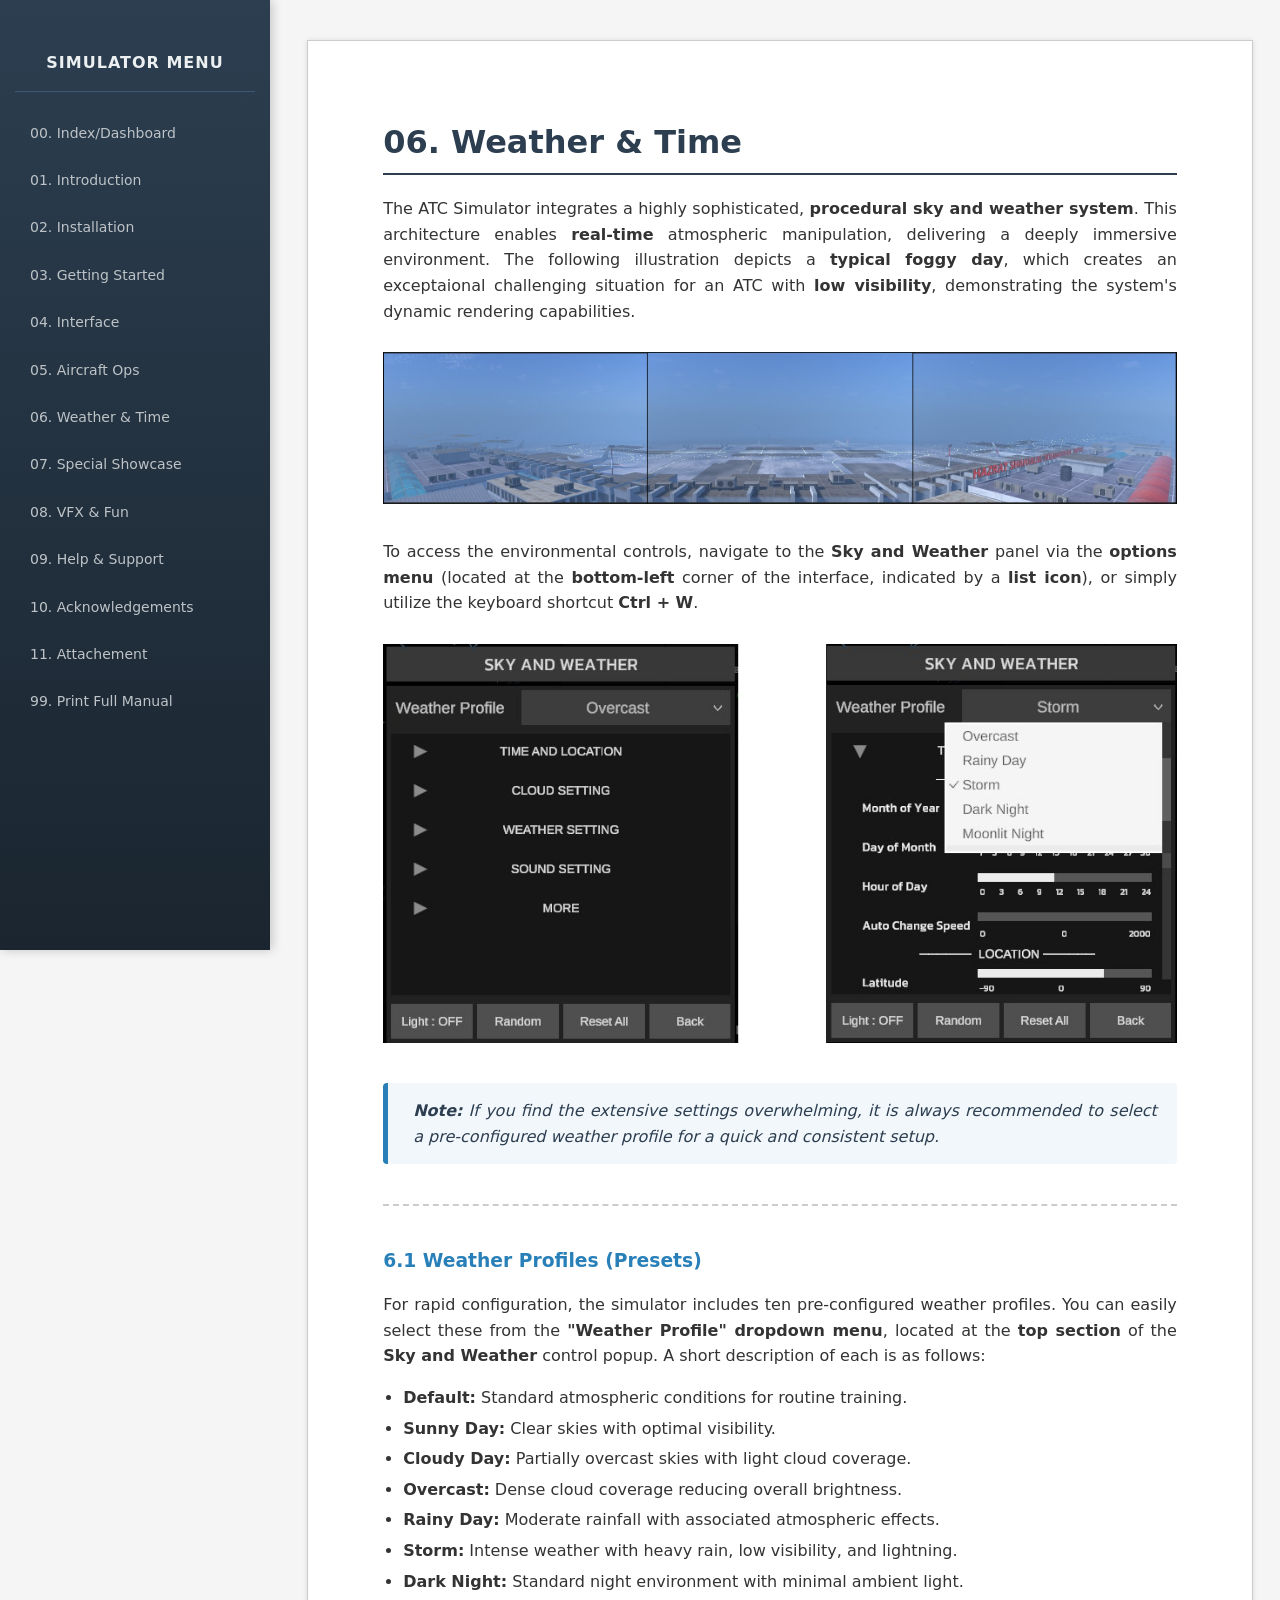
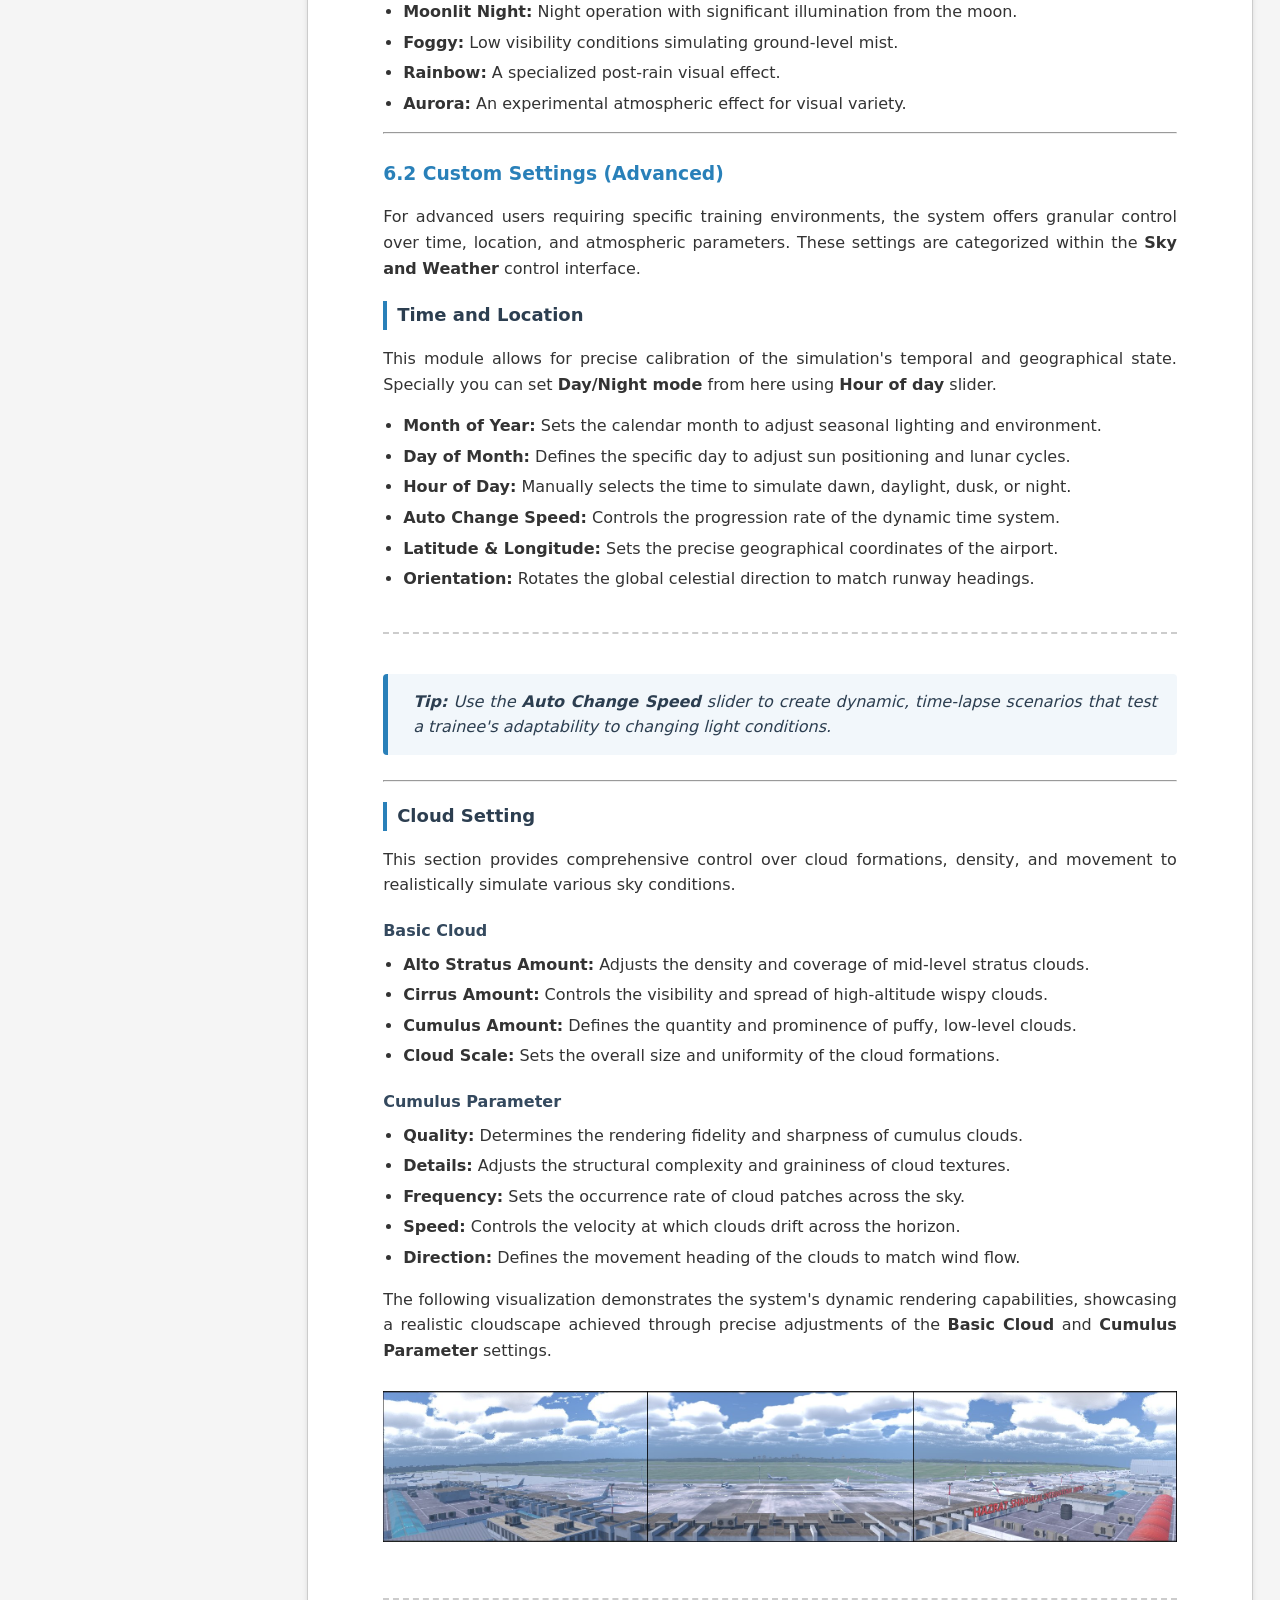
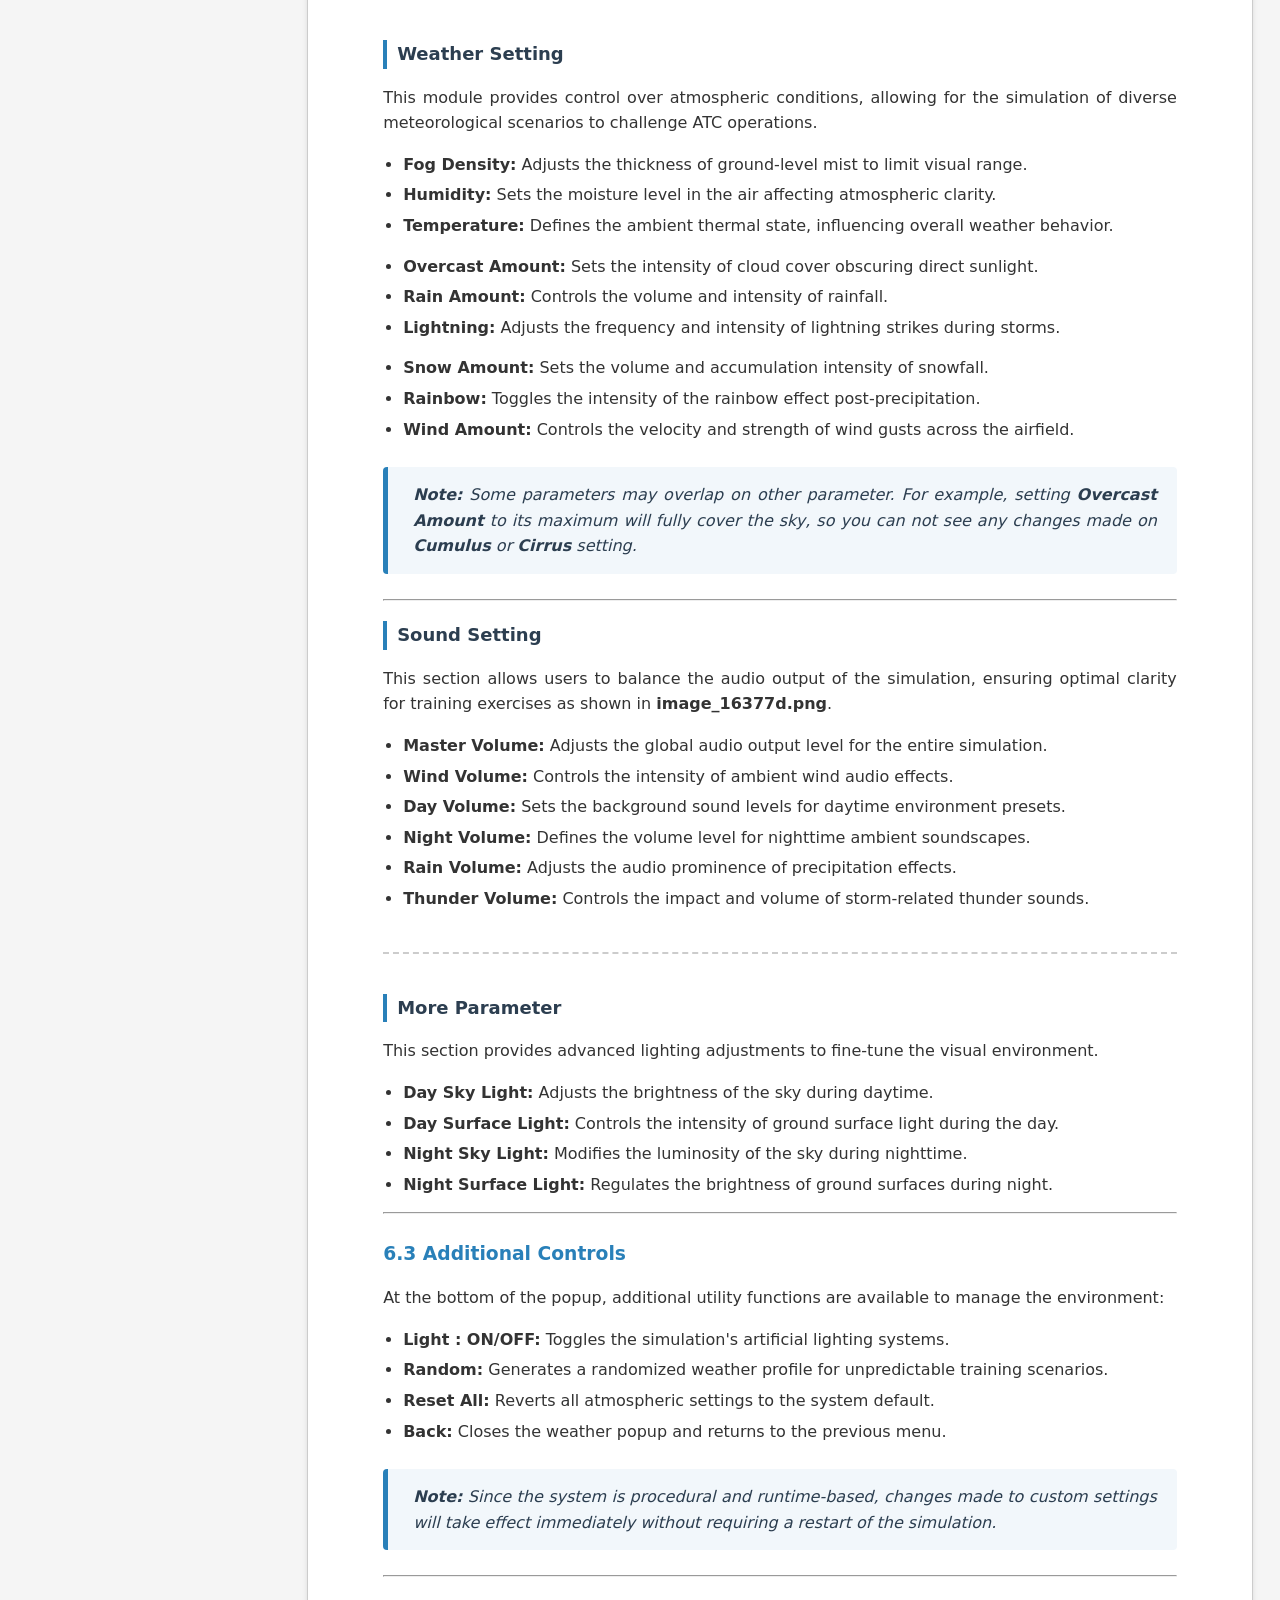
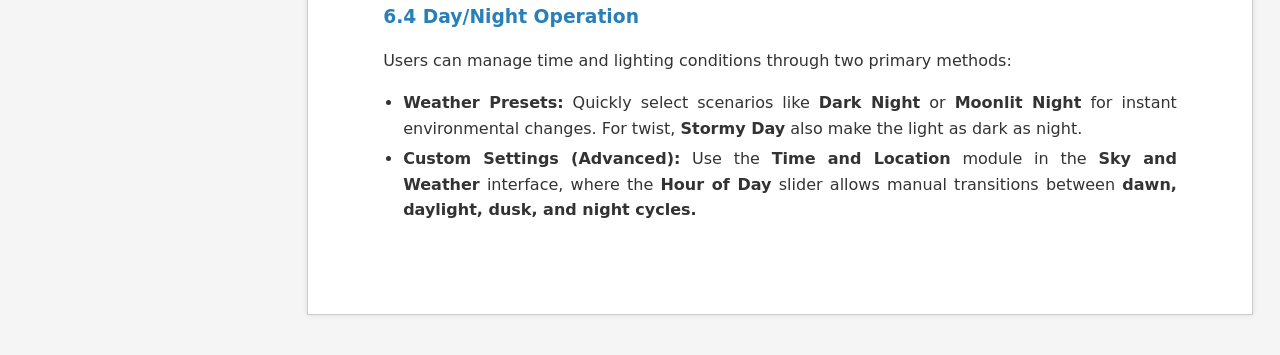
<file: pages/06_Weather_&_Time.html>
<!DOCTYPE html>
<html lang="en">
<head>
    <meta charset="UTF-8">
    <title>06. Weather & Time</title>
    <link rel="stylesheet" href="../style.css">
</head>
<body>

<div class="sidebar">
    <h3>Simulator Menu</h3>
    <a href="../index.html">00. Index/Dashboard</a>
    <a href="01_Introduction.html">01. Introduction</a>
    <a href="02_Installation.html">02. Installation</a>
    <a href="03_GettingStarted.html">03. Getting Started</a>
    <a href="04_Interface.html">04. Interface</a>
    <a href="05_Aircraft_Ops.html">05. Aircraft Ops</a>
    <a href="06_Weather_&_Time.html">06. Weather & Time</a>
    <a href="07_Special_Showcase.html">07. Special Showcase</a>
    <a href="08_VFX_&_Fun.html">08. VFX & Fun</a>
    <a href="09_Help_&_Support.html">09. Help & Support</a>
    <a href="10_Acknowledgements.html">10. Acknowledgements</a>    
    <a href="11_Attachment.html">11. Attachement</a>
    <a href="../full_manual.html">99. Print Full Manual</a>
</div>

<div class="page-container">
    <h1>06. Weather & Time</h1>
    <p>The ATC Simulator integrates a highly sophisticated, <strong>procedural sky and weather system</strong>. This architecture enables <strong>real-time</strong> atmospheric manipulation, delivering a deeply immersive environment. The following illustration depicts a <strong>typical foggy day</strong>, which creates an exceptaional challenging situation for an ATC with <strong>low visibility</strong>, demonstrating the system's dynamic rendering capabilities.</p>
    
    <div style="margin: 20px 0; text-align: center;">
        <img src="../Images/Weather_Panorama_Foggy_Day.jpg" alt="Dense Foggy Weather">
    </div>

    <p>To access the environmental controls, navigate to the <strong>Sky and Weather</strong> panel via the <strong>options menu</strong> (located at the <strong>bottom-left</strong> corner of the interface, indicated by a <strong>list icon</strong>), or simply utilize the keyboard shortcut <strong>Ctrl + W</strong>.</p>
    
    <div style="margin: 20px 0; text-align: center;">
        <img src="../Images/Weather_Setting.jpg" alt="Weather Control Interface">
    </div>

    <div class="note">
        <strong>Note:</strong> If you find the extensive settings overwhelming, it is always recommended to select a pre-configured weather profile for a quick and consistent setup.
    </div>
   
    <hr class="page-break">

    <h3>6.1 Weather Profiles (Presets)</h3>
    <p>For rapid configuration, the simulator includes ten pre-configured weather profiles. You can easily select these from the <strong>"Weather Profile" dropdown menu</strong>, located at the <strong>top section</strong> of the <strong>Sky and Weather</strong> control popup. A short description of each is as follows:</p>
    <ul>
        <li><strong>Default:</strong> Standard atmospheric conditions for routine training.</li>
        <li><strong>Sunny Day:</strong> Clear skies with optimal visibility.</li>
        <li><strong>Cloudy Day:</strong> Partially overcast skies with light cloud coverage.</li>
        <li><strong>Overcast:</strong> Dense cloud coverage reducing overall brightness.</li>
        <li><strong>Rainy Day:</strong> Moderate rainfall with associated atmospheric effects.</li>
        <li><strong>Storm:</strong> Intense weather with heavy rain, low visibility, and lightning.</li>
        <li><strong>Dark Night:</strong> Standard night environment with minimal ambient light.</li>
        <li><strong>Moonlit Night:</strong> Night operation with significant illumination from the moon.</li>
        <li><strong>Foggy:</strong> Low visibility conditions simulating ground-level mist.</li>
        <li><strong>Rainbow:</strong> A specialized post-rain visual effect.</li>
        <li><strong>Aurora:</strong> An experimental atmospheric effect for visual variety.</li>
    </ul>

    <hr>

    <h3>6.2 Custom Settings (Advanced)</h3>
    <p>For advanced users requiring specific training environments, the system offers granular control over time, location, and atmospheric parameters. These settings are categorized within the <strong>Sky and Weather</strong> control interface.</p>

    <h4>Time and Location</h4>
    <p>This module allows for precise calibration of the simulation's temporal and geographical state. Specially you can set <strong>Day/Night mode</strong> from here using <strong>Hour of day</strong> slider.</p>
    <ul>
        <li><strong>Month of Year:</strong> Sets the calendar month to adjust seasonal lighting and environment.</li>
        <li><strong>Day of Month:</strong> Defines the specific day to adjust sun positioning and lunar cycles.</li>
        <li><strong>Hour of Day:</strong> Manually selects the time to simulate dawn, daylight, dusk, or night.</li>
        <li><strong>Auto Change Speed:</strong> Controls the progression rate of the dynamic time system.</li>
        <li><strong>Latitude & Longitude:</strong> Sets the precise geographical coordinates of the airport.</li>
        <li><strong>Orientation:</strong> Rotates the global celestial direction to match runway headings.</li>
    </ul>

    <hr class="page-break">

    <div class="note">
        <strong>Tip:</strong> Use the <strong>Auto Change Speed</strong> slider to create dynamic, time-lapse scenarios that test a trainee's adaptability to changing light conditions.
    </div>

    <hr>

    <h4>Cloud Setting</h4>
    <p>This section provides comprehensive control over cloud formations, density, and movement to realistically simulate various sky conditions.</p>

    <h5>Basic Cloud</h5>
    <ul>
        <li><strong>Alto Stratus Amount:</strong> Adjusts the density and coverage of mid-level stratus clouds.</li>
        <li><strong>Cirrus Amount:</strong> Controls the visibility and spread of high-altitude wispy clouds.</li>
        <li><strong>Cumulus Amount:</strong> Defines the quantity and prominence of puffy, low-level clouds.</li>
        <li><strong>Cloud Scale:</strong> Sets the overall size and uniformity of the cloud formations.</li>
    </ul>

    <h5>Cumulus Parameter</h5>
    <ul>
        <li><strong>Quality:</strong> Determines the rendering fidelity and sharpness of cumulus clouds.</li>
        <li><strong>Details:</strong> Adjusts the structural complexity and graininess of cloud textures.</li>
        <li><strong>Frequency:</strong> Sets the occurrence rate of cloud patches across the sky.</li>
        <li><strong>Speed:</strong> Controls the velocity at which clouds drift across the horizon.</li>
        <li><strong>Direction:</strong> Defines the movement heading of the clouds to match wind flow.</li>
    </ul>

    <p>The following visualization demonstrates the system's dynamic rendering capabilities, showcasing a realistic cloudscape achieved through precise adjustments of the <strong>Basic Cloud</strong> and <strong>Cumulus Parameter</strong> settings.</p>
    <div style="margin: 20px 0; text-align: center;">
        <img src="../Images/Weather_Panorama_Cloudy_Day.jpg" alt="Dynamic Cloudy Weather">
    </div>
    
    <hr class="page-break">





    <h4>Weather Setting</h4>
    <p>This module provides control over atmospheric conditions, allowing for the simulation of diverse meteorological scenarios to challenge ATC operations.</p>

    <ul>
        <li><strong>Fog Density:</strong> Adjusts the thickness of ground-level mist to limit visual range.</li>
        <li><strong>Humidity:</strong> Sets the moisture level in the air affecting atmospheric clarity.</li>
        <li><strong>Temperature:</strong> Defines the ambient thermal state, influencing overall weather behavior.</li>
    </ul>

    <ul>
        <li><strong>Overcast Amount:</strong> Sets the intensity of cloud cover obscuring direct sunlight.</li>
        <li><strong>Rain Amount:</strong> Controls the volume and intensity of rainfall.</li>
        <li><strong>Lightning:</strong> Adjusts the frequency and intensity of lightning strikes during storms.</li>
    </ul>

    <ul>
        <li><strong>Snow Amount:</strong> Sets the volume and accumulation intensity of snowfall.</li>
        <li><strong>Rainbow:</strong> Toggles the intensity of the rainbow effect post-precipitation.</li>
        <li><strong>Wind Amount:</strong> Controls the velocity and strength of wind gusts across the airfield.</li>
    </ul>

    <div class="note">
        <strong>Note:</strong> Some parameters may overlap on other parameter. For example, setting <strong>Overcast Amount</strong> to its maximum will fully cover the sky, so you can not see any changes made on <strong>Cumulus</strong> or <strong>Cirrus</strong> setting.
    </div>

    <hr>




    <h4>Sound Setting</h4>
    <p>This section allows users to balance the audio output of the simulation, ensuring optimal clarity for training exercises as shown in <strong>image_16377d.png</strong>.</p>
    <ul>
        <li><strong>Master Volume:</strong> Adjusts the global audio output level for the entire simulation.</li>
        <li><strong>Wind Volume:</strong> Controls the intensity of ambient wind audio effects.</li>
        <li><strong>Day Volume:</strong> Sets the background sound levels for daytime environment presets.</li>
        <li><strong>Night Volume:</strong> Defines the volume level for nighttime ambient soundscapes.</li>
        <li><strong>Rain Volume:</strong> Adjusts the audio prominence of precipitation effects.</li>
        <li><strong>Thunder Volume:</strong> Controls the impact and volume of storm-related thunder sounds.</li>
    </ul>

    <hr class="page-break">






    <h4>More Parameter</h4>
    <p>This section provides advanced lighting adjustments to fine-tune the visual environment.</p>
    <ul>
        <li><strong>Day Sky Light:</strong> Adjusts the brightness of the sky during daytime.</li>
        <li><strong>Day Surface Light:</strong> Controls the intensity of ground surface light during the day.</li>
        <li><strong>Night Sky Light:</strong> Modifies the luminosity of the sky during nighttime.</li>
        <li><strong>Night Surface Light:</strong> Regulates the brightness of ground surfaces during night.</li>
    </ul>

    <hr>

    <h3>6.3 Additional Controls</h3>
    <p>At the bottom of the popup, additional utility functions are available to manage the environment:</p>
    <ul>
        <li><strong>Light : ON/OFF:</strong> Toggles the simulation's artificial lighting systems.</li>
        <li><strong>Random:</strong> Generates a randomized weather profile for unpredictable training scenarios.</li>
        <li><strong>Reset All:</strong> Reverts all atmospheric settings to the system default.</li>
        <li><strong>Back:</strong> Closes the weather popup and returns to the previous menu.</li>
    </ul>

    <div class="note">
        <strong>Note:</strong> Since the system is procedural and runtime-based, changes made to custom settings will take effect immediately without requiring a restart of the simulation.
    </div>

    <hr>

    <h3>6.4 Day/Night Operation</h3>
    <p>Users can manage time and lighting conditions through two primary methods:</p>
    <ul>
        <li><strong>Weather Presets:</strong> Quickly select scenarios like <strong>Dark Night</strong> or <strong>Moonlit Night</strong> for instant environmental changes. For twist, <strong>Stormy Day</strong> also make the light as dark as night.</li>
        <li><strong>Custom Settings (Advanced):</strong> Use the <strong>Time and Location</strong> module in the <strong>Sky and Weather</strong> interface, where the <strong>Hour of Day</strong> slider allows manual transitions between <strong>dawn, daylight, dusk, and night cycles.</strong></li>
    </ul>


</div>


</body>
</html>
</file>
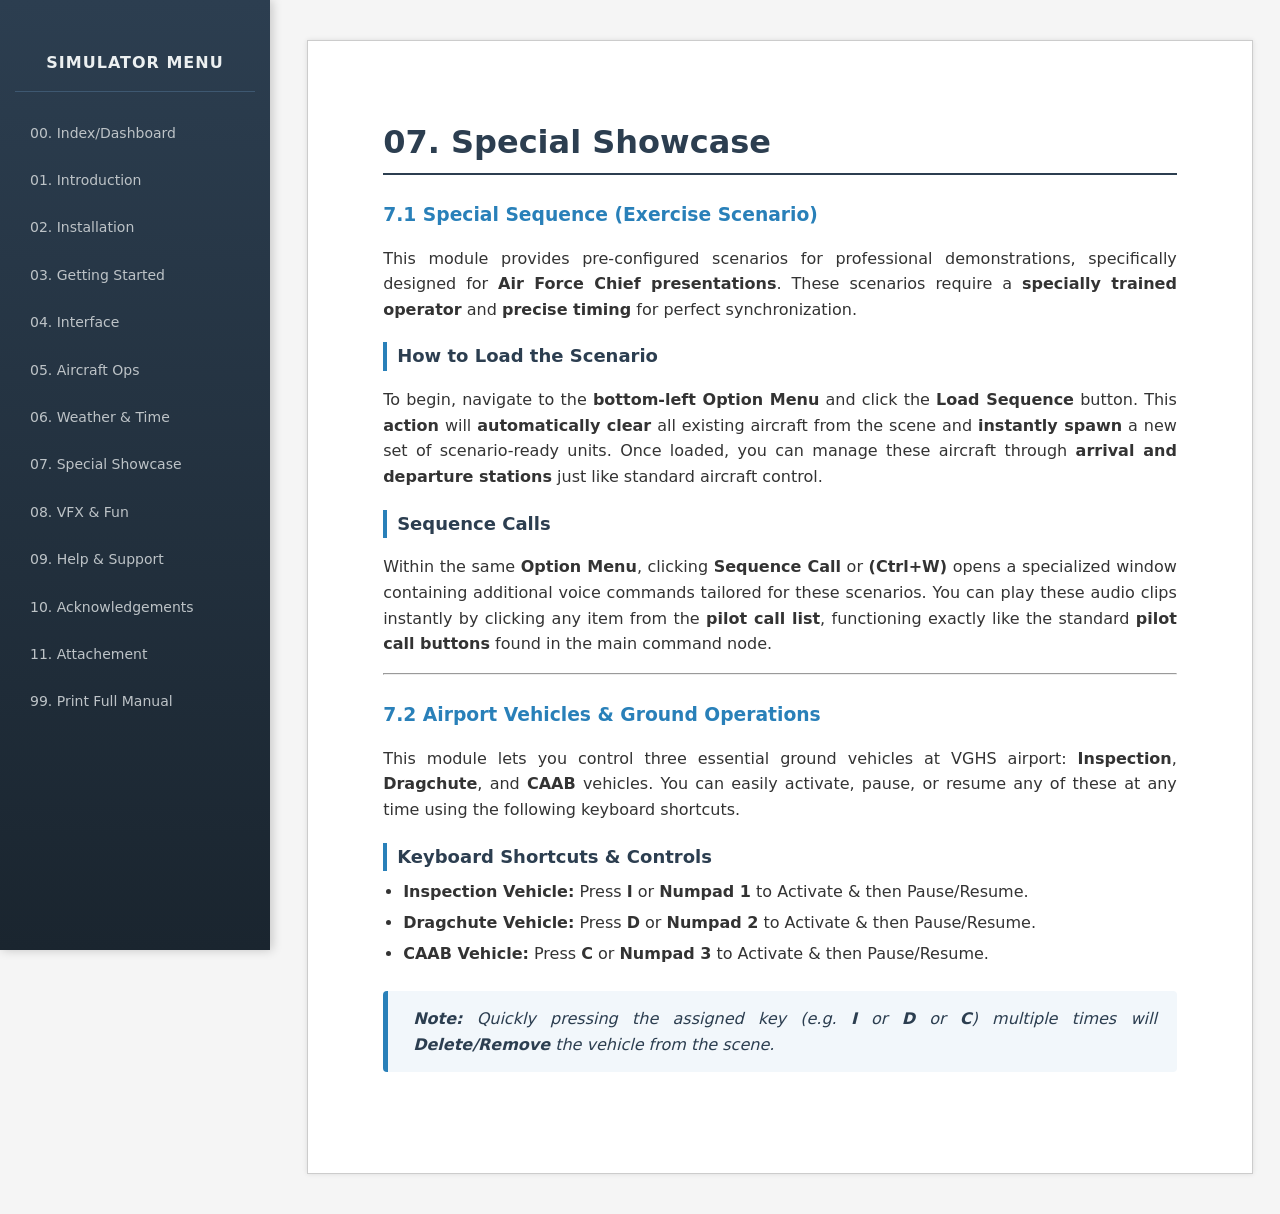
<file: pages/07_Special_Showcase.html>
<!DOCTYPE html>
<html lang="en">
<head>
    <meta charset="UTF-8">
    <title>07. Special Sequence</title>
    <link rel="stylesheet" href="../style.css">
</head>
<body>

<div class="sidebar">
    <h3>Simulator Menu</h3>
    <a href="../index.html">00. Index/Dashboard</a>
    <a href="01_Introduction.html">01. Introduction</a>
    <a href="02_Installation.html">02. Installation</a>
    <a href="03_GettingStarted.html">03. Getting Started</a>
    <a href="04_Interface.html">04. Interface</a>
    <a href="05_Aircraft_Ops.html">05. Aircraft Ops</a>
    <a href="06_Weather_&_Time.html">06. Weather & Time</a>
    <a href="07_Special_Showcase.html">07. Special Showcase</a>
    <a href="08_VFX_&_Fun.html">08. VFX & Fun</a>
    <a href="09_Help_&_Support.html">09. Help & Support</a>
    <a href="10_Acknowledgements.html">10. Acknowledgements</a>    
    <a href="11_Attachment.html">11. Attachement</a>
    <a href="../full_manual.html">99. Print Full Manual</a>
</div>


<div class="page-container">
    <h1>07. Special Showcase</h1>      

    <h3>7.1 Special Sequence (Exercise Scenario)</h3>
    <p>This module provides pre-configured scenarios for professional demonstrations, specifically designed for <strong>Air Force Chief presentations</strong>. These scenarios require a <strong>specially trained operator</strong> and <strong>precise timing</strong> for perfect synchronization. </p>

    <h4>How to Load the Scenario</h4>
    <p>To begin, navigate to the <strong>bottom-left Option Menu</strong> and click the <strong>Load Sequence</strong> button. This <strong>action</strong> will <strong>automatically clear</strong> all existing aircraft from the scene and <strong>instantly spawn</strong> a new set of scenario-ready units. Once loaded, you can manage these aircraft through <strong>arrival and departure stations</strong> just like standard aircraft control.</p>

    <h4>Sequence Calls</h4>
    <p>Within the same <strong>Option Menu</strong>, clicking <strong>Sequence Call</strong> or <strong>(Ctrl+W)</strong> opens a specialized window containing additional voice commands tailored for these scenarios. You can play these audio clips instantly by clicking any item from the <strong>pilot call list</strong>, functioning exactly like the standard <strong>pilot call buttons</strong> found in the main command node.</p>


    <hr>

    <h3>7.2 Airport Vehicles & Ground Operations</h3>
    <p>This module lets you control three essential ground vehicles at VGHS airport: <strong>Inspection</strong>, <strong>Dragchute</strong>, and <strong>CAAB</strong> vehicles. You can easily activate, pause, or resume any of these at any time using the following keyboard shortcuts.</p>   
    <h4>Keyboard Shortcuts & Controls</h4>
    <ul>
        <li><strong>Inspection Vehicle:</strong> Press <strong>I</strong> or <strong>Numpad 1</strong> to Activate & then Pause/Resume.</li>
        <li><strong>Dragchute Vehicle:</strong> Press <strong>D</strong> or <strong>Numpad 2</strong> to Activate & then Pause/Resume.</li>
        <li><strong>CAAB Vehicle:</strong> Press <strong>C</strong> or <strong>Numpad 3</strong> to Activate & then Pause/Resume.</li>
    </ul>
    
    <div class="note">
        <strong>Note:</strong> Quickly pressing the assigned key (e.g. <strong>I</strong> or <strong>D</strong> or <strong>C</strong>) multiple times will <strong>Delete/Remove</strong> the vehicle from the scene.
    </div>

</div>

</body>
</html>
</file>
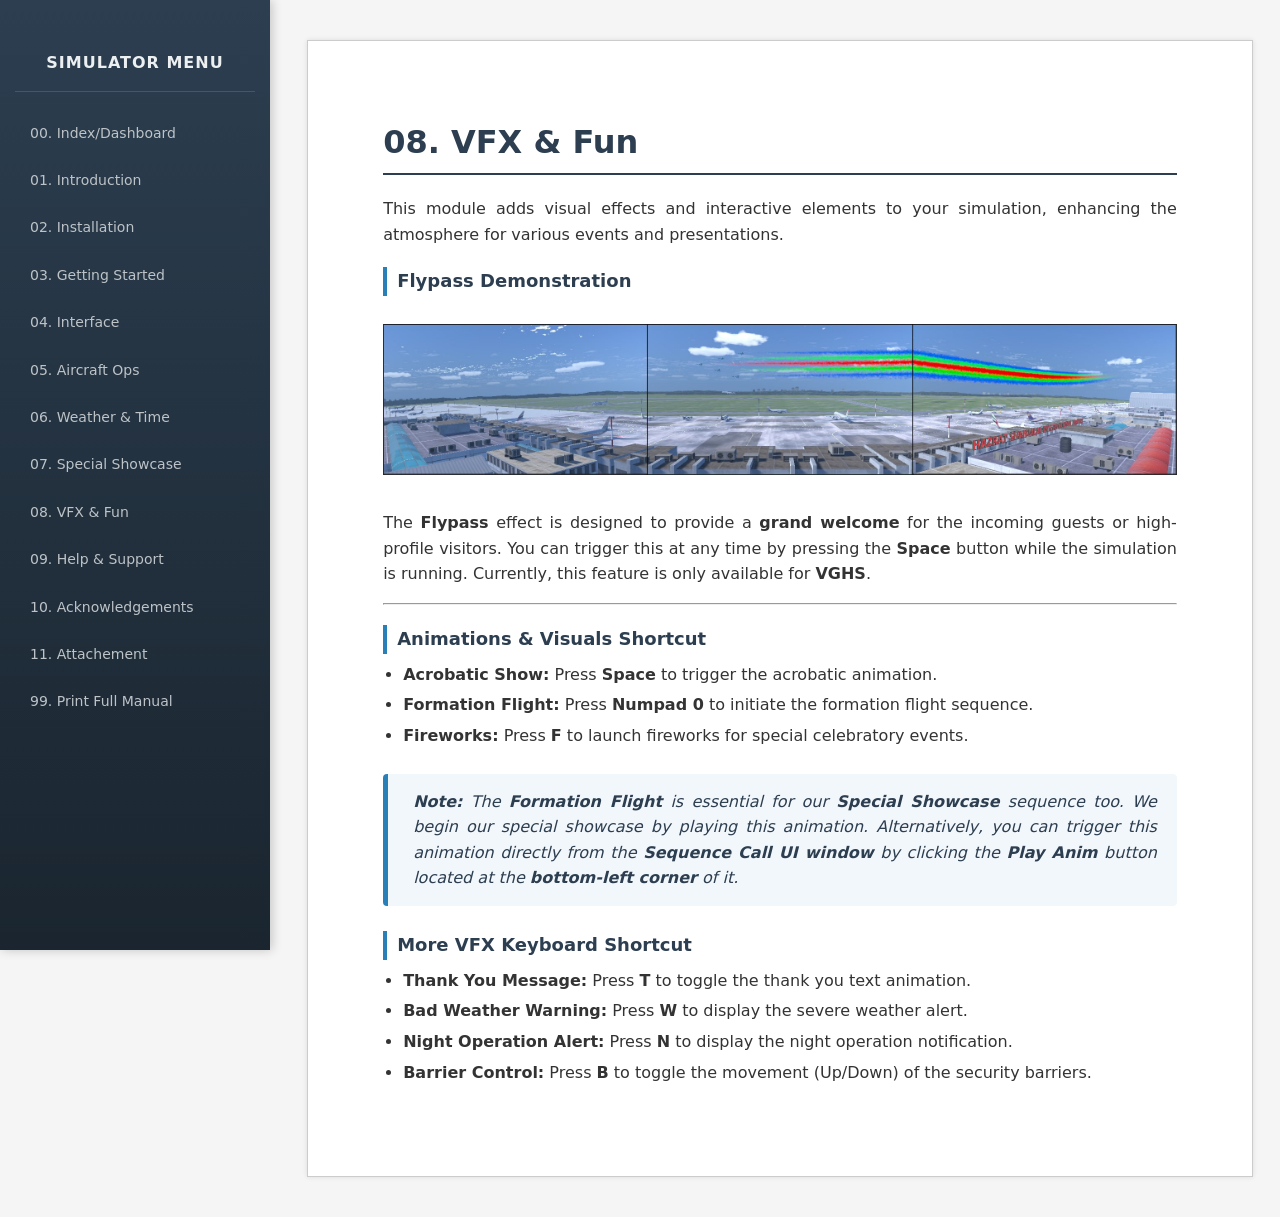
<file: pages/08_VFX_&_Fun.html>
<!DOCTYPE html>
<html lang="en">
<head>
    <meta charset="UTF-8">
    <title>09. VFX & Fun</title>
    <link rel="stylesheet" href="../style.css">
</head>
<body>

<div class="sidebar">
    <h3>Simulator Menu</h3>
    <a href="../index.html">00. Index/Dashboard</a>
    <a href="01_Introduction.html">01. Introduction</a>
    <a href="02_Installation.html">02. Installation</a>
    <a href="03_GettingStarted.html">03. Getting Started</a>
    <a href="04_Interface.html">04. Interface</a>
    <a href="05_Aircraft_Ops.html">05. Aircraft Ops</a>
    <a href="06_Weather_&_Time.html">06. Weather & Time</a>
    <a href="07_Special_Showcase.html">07. Special Showcase</a>
    <a href="08_VFX_&_Fun.html">08. VFX & Fun</a>
    <a href="09_Help_&_Support.html">09. Help & Support</a>
    <a href="10_Acknowledgements.html">10. Acknowledgements</a>    
    <a href="11_Attachment.html">11. Attachement</a>
    <a href="../full_manual.html">99. Print Full Manual</a>
</div>

<div class="page-container">
    <h1>08. VFX & Fun</h1>
    <p>This module adds visual effects and interactive elements to your simulation, enhancing the atmosphere for various events and presentations.</p>

    <!-- Flypass Section -->
    <h4>Flypass Demonstration</h4>
    <div style="margin: 20px 0; text-align: center;">
        <img src="../Images/VFX_Panorama_Fly_Pass.jpg" alt="Dense Foggy Weather">
    </div>
    <p>The <strong>Flypass</strong> effect is designed to provide a <strong>grand welcome</strong> for the incoming guests or high-profile visitors. You can trigger this at any time by pressing the <strong>Space</strong> button while the simulation is running. Currently, this feature is only available for <strong>VGHS</strong>.</p>

    <hr>

    <h4>Animations & Visuals Shortcut</h4>
    <ul>
        <li><strong>Acrobatic Show:</strong> Press <strong>Space</strong> to trigger the acrobatic animation.</li>
        <li><strong>Formation Flight:</strong> Press <strong>Numpad 0</strong> to initiate the formation flight sequence.</li>
        <li><strong>Fireworks:</strong> Press <strong>F</strong> to launch fireworks for special celebratory events.</li>
    </ul>

    <div class ="note">
        <strong>Note:</strong> The <strong>Formation Flight</strong> is essential for our <strong>Special Showcase</strong> sequence too. We begin our special showcase by playing this animation. Alternatively, you can trigger this animation directly from the <strong>Sequence Call UI window</strong> by clicking the <strong>Play Anim</strong> button located at the <strong>bottom-left corner</strong> of it.
    </div>

    <h4>More VFX Keyboard Shortcut</h4>
    <ul>
        <li><strong>Thank You Message:</strong> Press <strong>T</strong> to toggle the thank you text animation.</li>
        <li><strong>Bad Weather Warning:</strong> Press <strong>W</strong> to display the severe weather alert.</li>
        <li><strong>Night Operation Alert:</strong> Press <strong>N</strong> to display the night operation notification.</li>
        <li><strong>Barrier Control:</strong> Press <strong>B</strong> to toggle the movement (Up/Down) of the security barriers.</li>
    </ul>
</div>

</body>
</html>
</file>
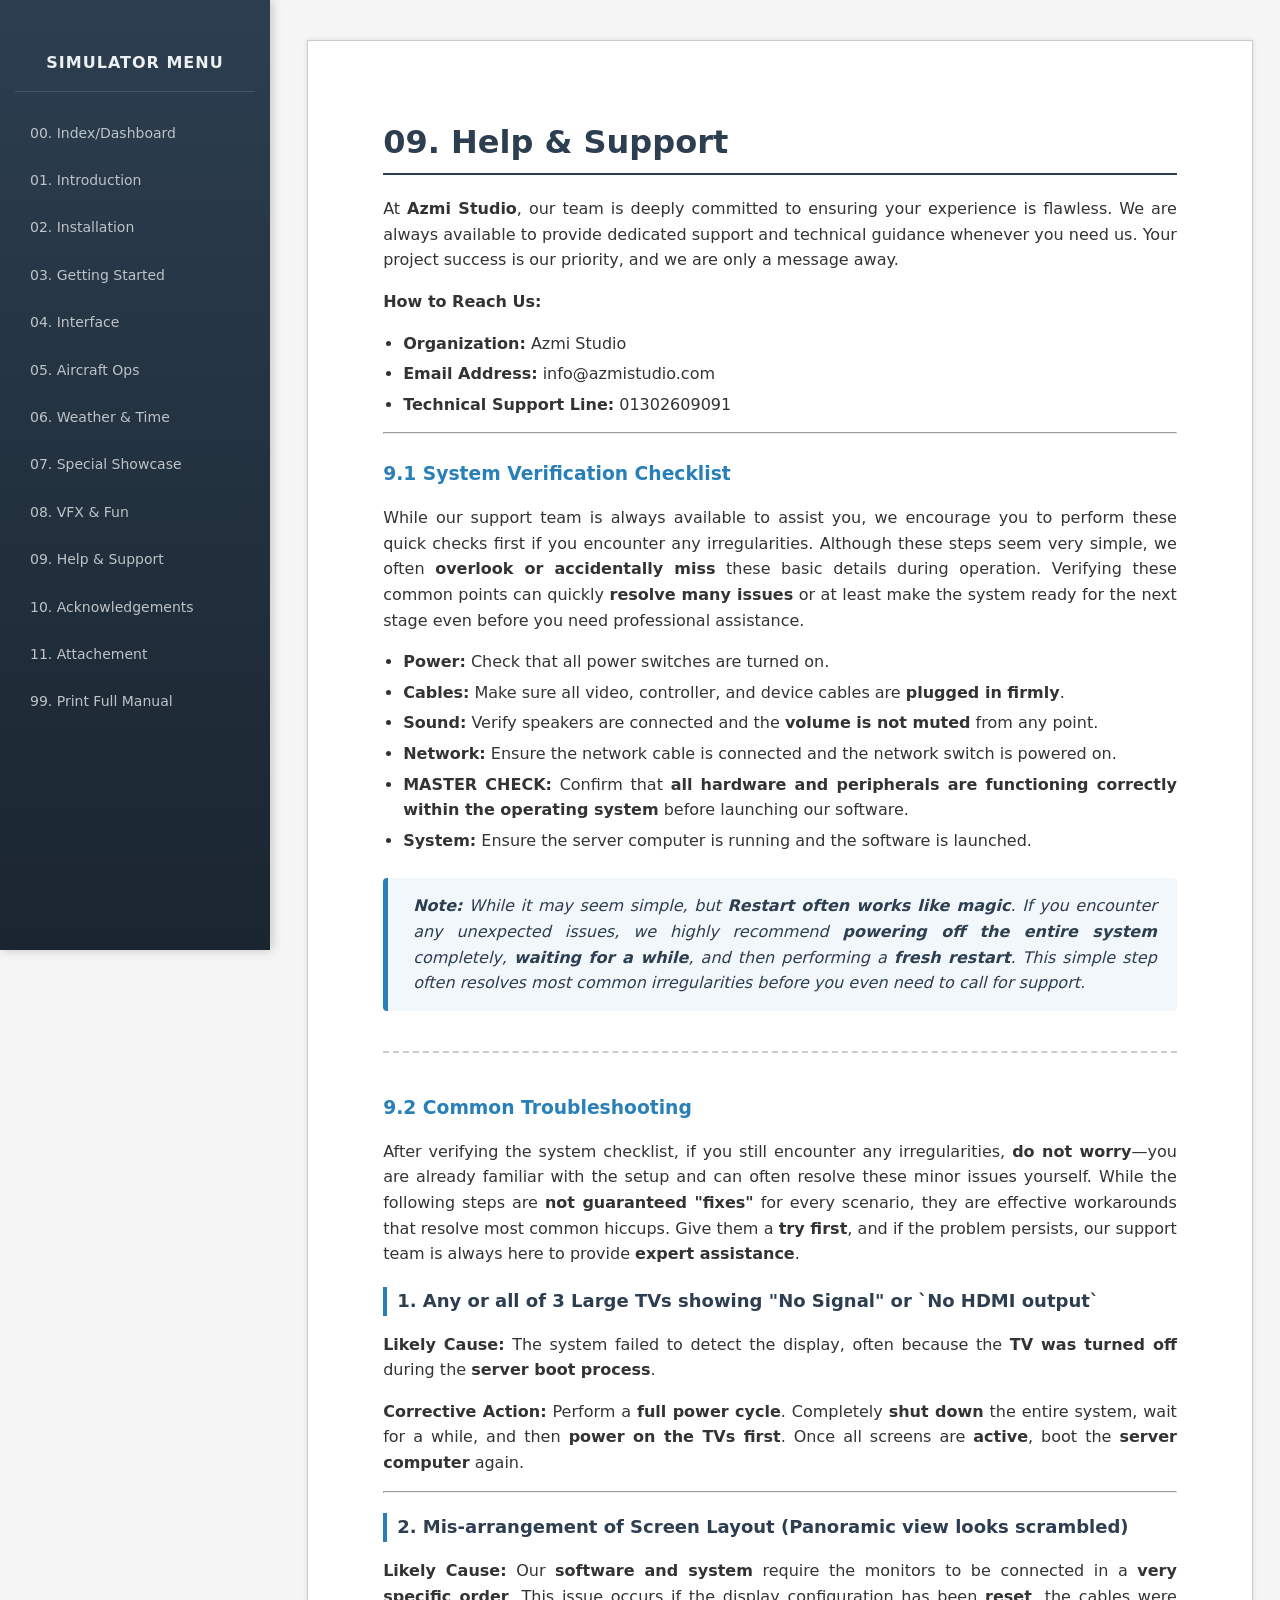
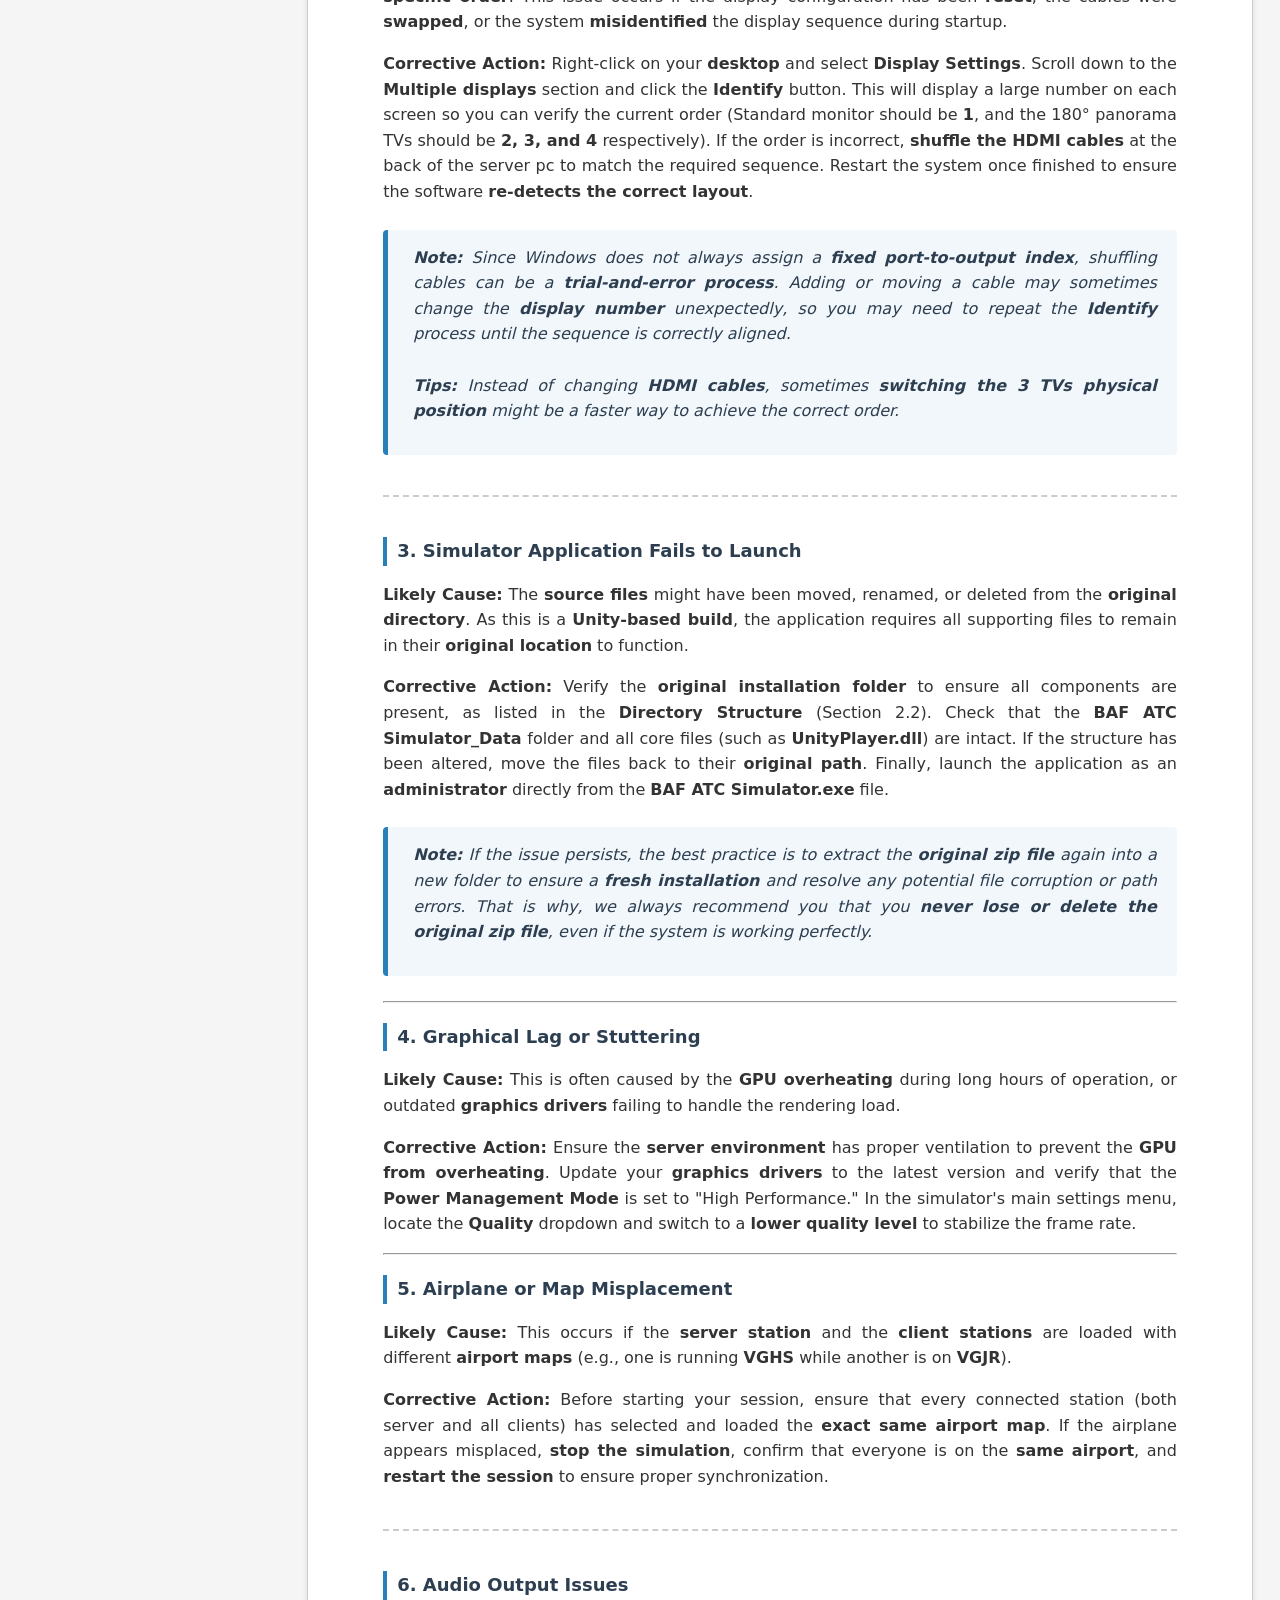
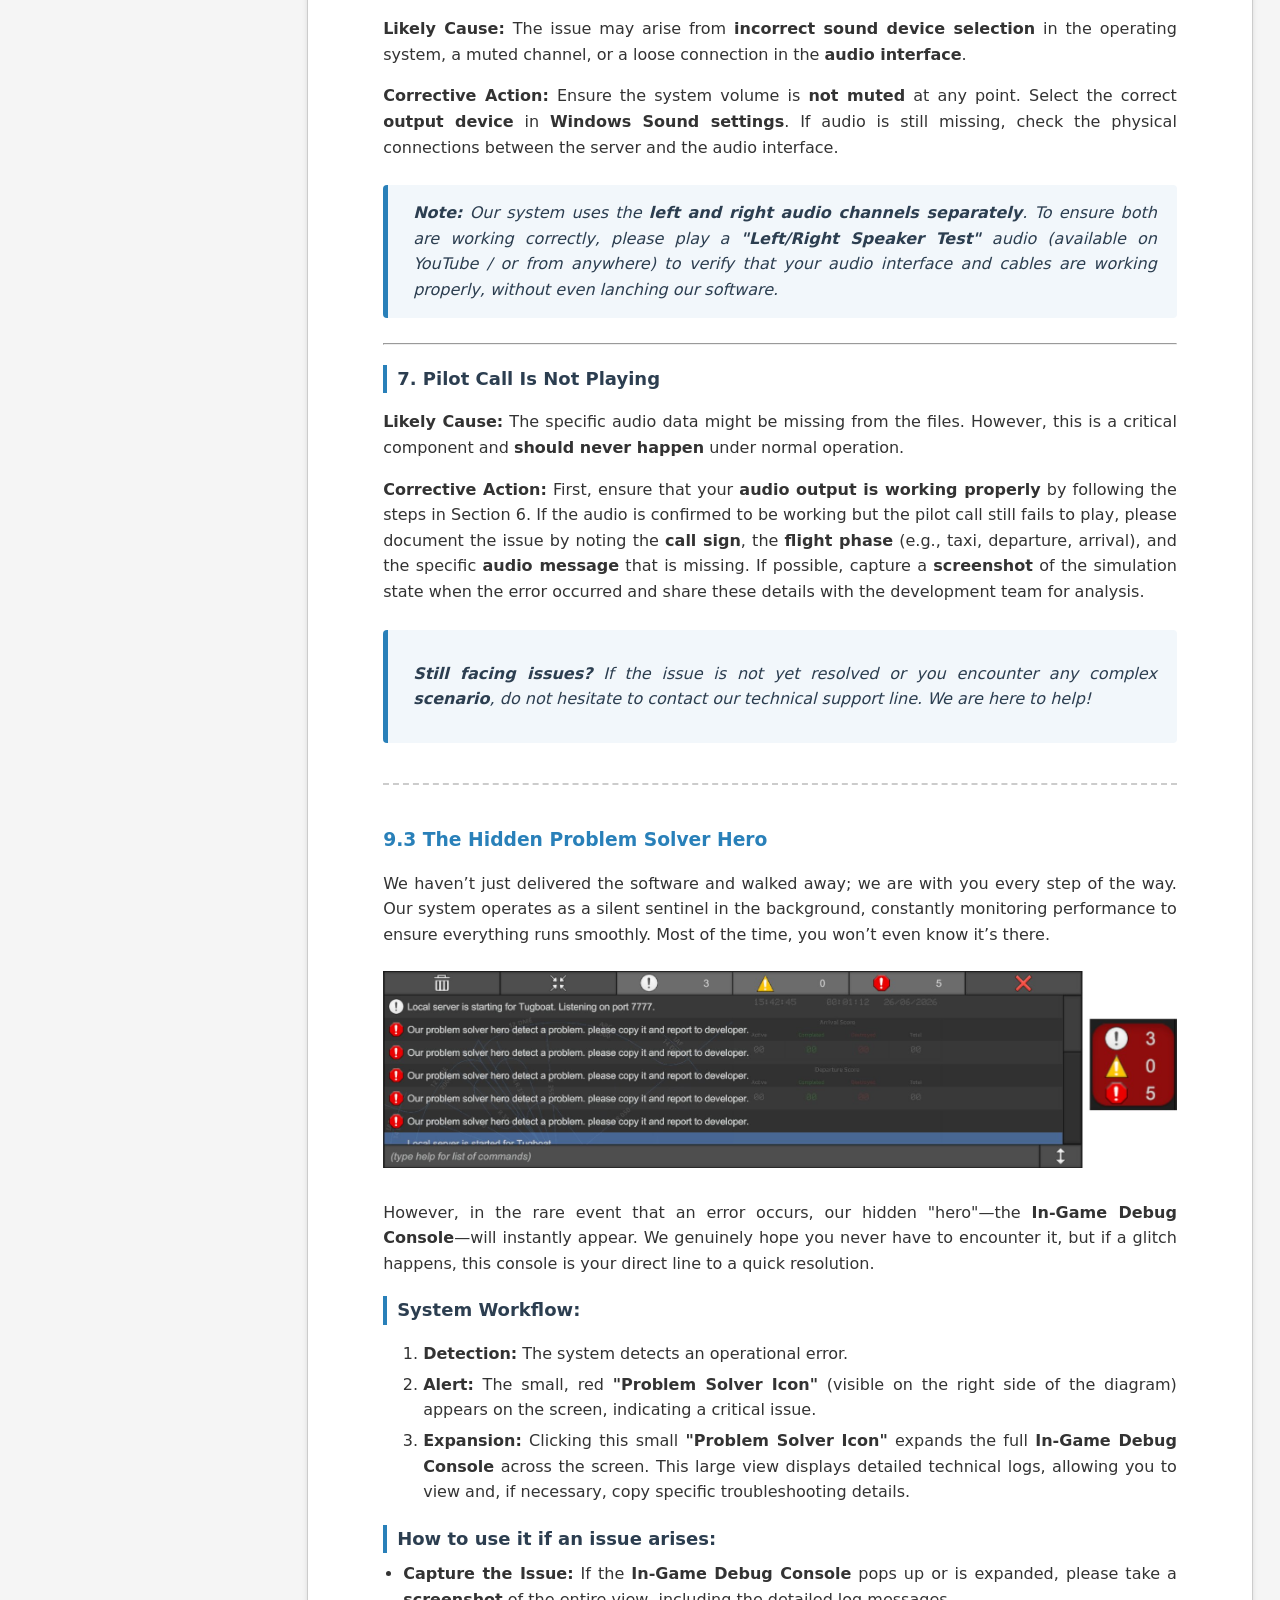
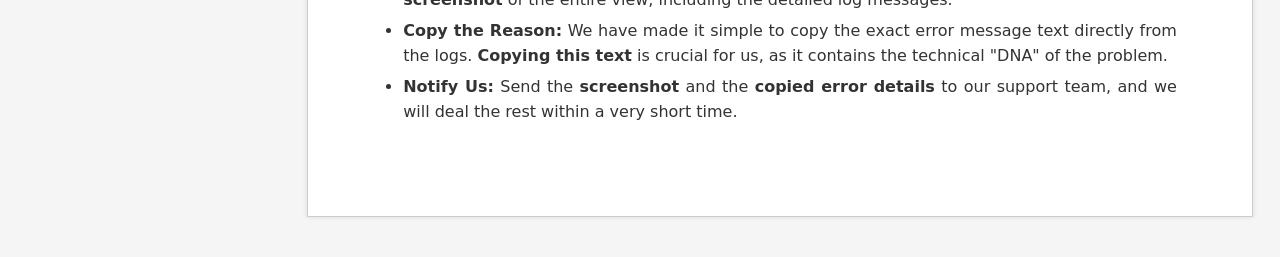
<file: pages/09_Help_&_Support.html>
<!DOCTYPE html>
<html lang="en">
<head>
    <meta charset="UTF-8">
    <title>10. Support</title>
    <link rel="stylesheet" href="../style.css">
</head>
<body>

<div class="sidebar">
    <h3>Simulator Menu</h3>
    <a href="../index.html">00. Index/Dashboard</a>
    <a href="01_Introduction.html">01. Introduction</a>
    <a href="02_Installation.html">02. Installation</a>
    <a href="03_GettingStarted.html">03. Getting Started</a>
    <a href="04_Interface.html">04. Interface</a>
    <a href="05_Aircraft_Ops.html">05. Aircraft Ops</a>
    <a href="06_Weather_&_Time.html">06. Weather & Time</a>
    <a href="07_Special_Showcase.html">07. Special Showcase</a>
    <a href="08_VFX_&_Fun.html">08. VFX & Fun</a>
    <a href="09_Help_&_Support.html">09. Help & Support</a>
    <a href="10_Acknowledgements.html">10. Acknowledgements</a>    
    <a href="11_Attachment.html">11. Attachement</a>
    <a href="../full_manual.html">99. Print Full Manual</a>
</div>


<div class="page-container">
    <h1>09. Help & Support</h1>

    <div class="support-intro">
        <p>At <strong>Azmi Studio</strong>, our team is deeply committed to ensuring your experience is flawless. We are always available to provide dedicated support and technical guidance whenever you need us. Your project success is our priority, and we are only a message away.</p>
        
        <p><strong>How to Reach Us:</strong></p>
        <ul>
            <li><strong>Organization:</strong> Azmi Studio</li>
            <li><strong>Email Address:</strong> info@azmistudio.com</li>
            <li><strong>Technical Support Line:</strong> 01302609091</li>
        </ul>
    </div>

    <hr>



    <h3>9.1 System Verification Checklist</h3>
    <p>While our support team is always available to assist you, we encourage you to perform these quick checks first if you encounter any irregularities. Although these steps seem very simple, we often <strong>overlook or accidentally miss</strong> these basic details during operation. Verifying these common points can quickly <strong>resolve many issues</strong> or at least make the system ready for the next stage even before you need professional assistance.</p>
    <ul>
        <li><strong>Power:</strong> Check that all power switches are turned on.</li>
        <li><strong>Cables:</strong> Make sure all video, controller, and device cables are <strong>plugged in firmly</strong>.</li>
        <li><strong>Sound:</strong> Verify speakers are connected and the <strong>volume is not muted</strong> from any point.</li>
        <li><strong>Network:</strong> Ensure the network cable is connected and the network switch is powered on.</li>
        <li><strong>MASTER CHECK:</strong> Confirm that <strong>all hardware and peripherals are functioning correctly within the operating system</strong> before launching our software.</li>
        <li><strong>System:</strong> Ensure the server computer is running and the software is launched.</li>
    </ul>
    <div class="note">
        <strong>Note:</strong> While it may seem simple, but <strong>Restart often works like magic</strong>. If you encounter any unexpected issues, we highly recommend <strong>powering off the entire system</strong> completely, <strong>waiting for a while</strong>, and then performing a <strong>fresh restart</strong>. This simple step often resolves most common irregularities before you even need to call for support.
    </div>


    <hr class="page-break">

    <h3>9.2 Common Troubleshooting</h3>
    <p>After verifying the system checklist, if you still encounter any irregularities, <strong>do not worry</strong>—you are already familiar with the setup and can often resolve these minor issues yourself. While the following steps are <strong>not guaranteed "fixes"</strong> for every scenario, they are effective workarounds that resolve most common hiccups. Give them a <strong>try first</strong>, and if the problem persists, our support team is always here to provide <strong>expert assistance</strong>.</p>

    <h4>1. Any or all of 3 Large TVs showing "No Signal" or `No HDMI output`</h4>
    <p><strong>Likely Cause:</strong> The system failed to detect the display, often because the <strong>TV was turned off</strong> during the <strong>server boot process</strong>.</p>
    <p><strong>Corrective Action:</strong> Perform a <strong>full power cycle</strong>. Completely <strong>shut down</strong> the entire system, wait for a while, and then <strong>power on the TVs first</strong>. Once all screens are <strong>active</strong>, boot the <strong>server computer</strong> again.</p>

    <hr>

    <h4>2. Mis-arrangement of Screen Layout (Panoramic view looks scrambled)</h4>
    <p><strong>Likely Cause:</strong> Our <strong>software and system</strong> require the monitors to be connected in a <strong>very specific order</strong>. This issue occurs if the display configuration has been <strong>reset</strong>, the cables were <strong>swapped</strong>, or the system <strong>misidentified</strong> the display sequence during startup.</p>
    <p><strong>Corrective Action:</strong> Right-click on your <strong>desktop</strong> and select <strong>Display Settings</strong>. Scroll down to the <strong>Multiple displays</strong> section and click the <strong>Identify</strong> button. This will display a large number on each screen so you can verify the current order (Standard monitor should be <strong>1</strong>, and the 180° panorama TVs should be <strong>2, 3, and 4</strong> respectively). If the order is incorrect, <strong>shuffle the HDMI cables</strong> at the back of the server pc to match the required sequence. Restart the system once finished to ensure the software <strong>re-detects the correct layout</strong>.</p>

    <div class="note">
        <strong>Note:</strong> Since Windows does not always assign a <strong>fixed port-to-output index</strong>, shuffling cables can be a <strong>trial-and-error process</strong>. Adding or moving a cable may sometimes change the <strong>display number</strong> unexpectedly, so you may need to repeat the <strong>Identify</strong> process until the sequence is correctly aligned.<br><br>
        <strong>Tips:</strong> Instead of changing <strong>HDMI cables</strong>, sometimes <strong>switching the 3 TVs physical position</strong> might be a faster way to achieve the correct order.</p>
    </div>

    <hr class="page-break">



    <h4>3. Simulator Application Fails to Launch</h4>
    
    <p><strong>Likely Cause:</strong> The <strong>source files</strong> might have been moved, renamed, or deleted from the <strong>original directory</strong>. As this is a <strong>Unity-based build</strong>, the application requires all supporting files to remain in their <strong>original location</strong> to function.</p>
    
    <p><strong>Corrective Action:</strong> Verify the <strong>original installation folder</strong> to ensure all components are present, as listed in the <strong>Directory Structure</strong> (Section 2.2). Check that the <strong>BAF ATC Simulator_Data</strong> folder and all core files (such as <strong>UnityPlayer.dll</strong>) are intact. If the structure has been altered, move the files back to their <strong>original path</strong>. Finally, launch the application as an <strong>administrator</strong> directly from the <strong>BAF ATC Simulator.exe</strong> file.</p>

     <div class="note">
        <strong>Note:</strong> If the issue persists, the best practice is to extract the <strong>original zip file</strong> again into a new folder to ensure a <strong>fresh installation</strong> and resolve any potential file corruption or path errors. That is why, we always recommend you that you <strong>never lose or delete the original zip file</strong>, even if the system is working perfectly.</p>
     </div>

    <hr>


    <h4>4. Graphical Lag or Stuttering</h4>
    
    <p><strong>Likely Cause:</strong> This is often caused by the <strong>GPU overheating</strong> during long hours of operation, or outdated <strong>graphics drivers</strong> failing to handle the rendering load.</p>
    
    <p><strong>Corrective Action:</strong> Ensure the <strong>server environment</strong> has proper ventilation to prevent the <strong>GPU from overheating</strong>. Update your <strong>graphics drivers</strong> to the latest version and verify that the <strong>Power Management Mode</strong> is set to "High Performance." In the simulator's main settings menu, locate the <strong>Quality</strong> dropdown and switch to a <strong>lower quality level</strong> to stabilize the frame rate.</p>
     
    <hr>


    <h4>5. Airplane or Map Misplacement</h4>
    <p><strong>Likely Cause:</strong> This occurs if the <strong>server station</strong> and the <strong>client stations</strong> are loaded with different <strong>airport maps</strong> (e.g., one is running <strong>VGHS</strong> while another is on <strong>VGJR</strong>).</p>
    <p><strong>Corrective Action:</strong> Before starting your session, ensure that every connected station (both server and all clients) has selected and loaded the <strong>exact same airport map</strong>. If the airplane appears misplaced, <strong>stop the simulation</strong>, confirm that everyone is on the <strong>same airport</strong>, and <strong>restart the session</strong> to ensure proper synchronization.</p>

    <hr class="page-break">
    
    <h4>6. Audio Output Issues</h4>
    
    <p><strong>Likely Cause:</strong> The issue may arise from <strong>incorrect sound device selection</strong> in the operating system, a muted channel, or a loose connection in the <strong>audio interface</strong>.</p>
    
    <p><strong>Corrective Action:</strong> Ensure the system volume is <strong>not muted</strong> at any point. Select the correct <strong>output device</strong> in <strong>Windows Sound settings</strong>. If audio is still missing, check the physical connections between the server and the audio interface.</p>

    <div class="note">
        <strong>Note:</strong> Our system uses the <strong>left and right audio channels separately</strong>. To ensure both are working correctly, please play a <strong>"Left/Right Speaker Test"</strong> audio (available on YouTube / or from anywhere) to verify that your audio interface and cables are working properly, without even lanching our software.
    </div>
    
    <hr>

    <h4>7. Pilot Call Is Not Playing</h4>
    <p><strong>Likely Cause:</strong> The specific audio data might be missing from the files. However, this is a critical component and <strong>should never happen</strong> under normal operation.</p>
    <p><strong>Corrective Action:</strong> First, ensure that your <strong>audio output is working properly</strong> by following the steps in Section 6. If the audio is confirmed to be working but the pilot call still fails to play, please document the issue by noting the <strong>call sign</strong>, the <strong>flight phase</strong> (e.g., taxi, departure, arrival), and the specific <strong>audio message</strong> that is missing. If possible, capture a <strong>screenshot</strong> of the simulation state when the error occurred and share these details with the development team for analysis.</p>
    
    <div class="note">
        <p><strong>Still facing issues?</strong> If the issue is not yet resolved or you encounter any complex <strong>scenario</strong>, do not hesitate to contact our technical support line. We are here to help!</p>
    </div>


     <hr class="page-break">

    <h3>9.3 The Hidden Problem Solver Hero</h3>
    <p>We haven’t just delivered the software and walked away; we are with you every step of the way. Our system operates as a silent sentinel in the background, constantly monitoring performance to ensure everything runs smoothly. Most of the time, you won’t even know it’s there.</p>

    <img src="../Images/In_Game_Console_Error.jpg" alt="In Game Console Error.">

    <p>However, in the rare event that an error occurs, our hidden "hero"—the <strong>In-Game Debug Console</strong>—will instantly appear. We genuinely hope you never have to encounter it, but if a glitch happens, this console is your direct line to a quick resolution.</p>

    <h4>System Workflow:</h4>
    <ol>
        <li><strong>Detection:</strong> The system detects an operational error.</li>
        <li><strong>Alert:</strong> The small, red <strong>"Problem Solver Icon"</strong> (visible on the right side of the diagram) appears on the screen, indicating a critical issue.</li>
        <li><strong>Expansion:</strong> Clicking this small <strong>"Problem Solver Icon"</strong> expands the full <strong>In-Game Debug Console</strong> across the screen. This large view displays detailed technical logs, allowing you to view and, if necessary, copy specific troubleshooting details.</li>
    </ol>

    <h4>How to use it if an issue arises:</h4>
    <ul>
        <li><strong>Capture the Issue:</strong> If the <strong>In-Game Debug Console</strong> pops up or is expanded, please take a <strong>screenshot</strong> of the entire view, including the detailed log messages.</li>
        <li><strong>Copy the Reason:</strong> We have made it simple to copy the exact error message text directly from the logs. <strong>Copying this text</strong> is crucial for us, as it contains the technical "DNA" of the problem.</li>
        <li><strong>Notify Us:</strong> Send the <strong>screenshot</strong> and the <strong>copied error details</strong> to our support team, and we will deal the rest within a very short time.</li> 
    </ul>

</div>

</body>
</html>
</file>
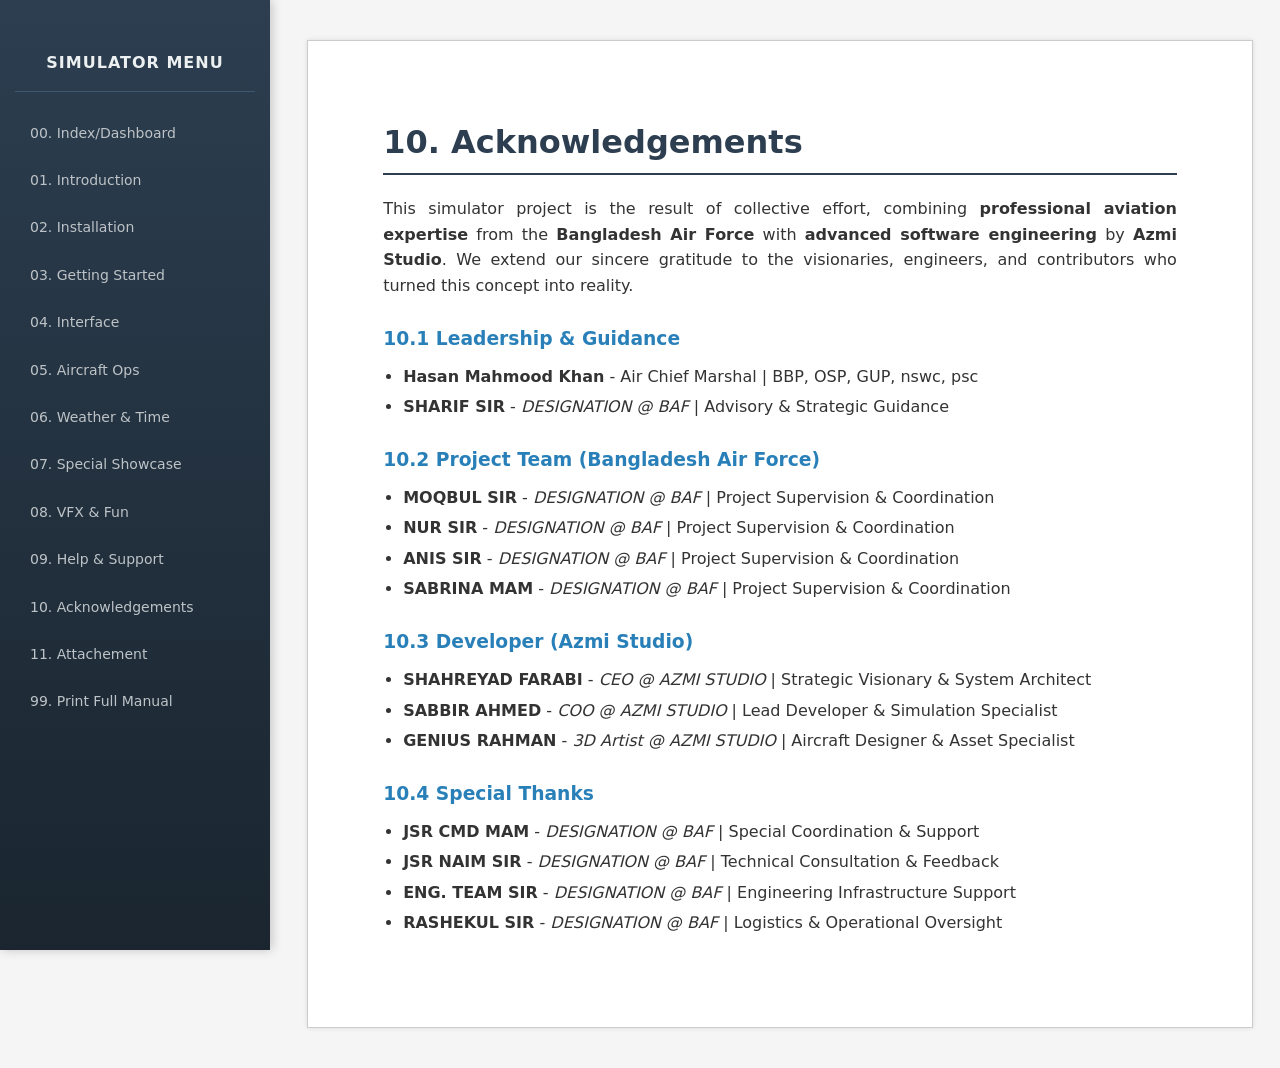
<file: pages/10_Acknowledgements.html>
<!DOCTYPE html>
<html lang="en">
<head>
    <meta charset="UTF-8">
    <title>11. Acknowledgements</title>
    <link rel="stylesheet" href="../style.css">
</head>
<body>

<div class="sidebar">
    <h3>Simulator Menu</h3>
    <a href="../index.html">00. Index/Dashboard</a>
    <a href="01_Introduction.html">01. Introduction</a>
    <a href="02_Installation.html">02. Installation</a>
    <a href="03_GettingStarted.html">03. Getting Started</a>
    <a href="04_Interface.html">04. Interface</a>
    <a href="05_Aircraft_Ops.html">05. Aircraft Ops</a>
    <a href="06_Weather_&_Time.html">06. Weather & Time</a>
    <a href="07_Special_Showcase.html">07. Special Showcase</a>
    <a href="08_VFX_&_Fun.html">08. VFX & Fun</a>
    <a href="09_Help_&_Support.html">09. Help & Support</a>
    <a href="10_Acknowledgements.html">10. Acknowledgements</a>    
    <a href="11_Attachment.html">11. Attachement</a>
    <a href="../full_manual.html">99. Print Full Manual</a>
</div>

<div class="page-container">
    <h1>10. Acknowledgements</h1>
    
    <p>This simulator project is the result of collective effort, combining <strong>professional aviation expertise</strong> from the <strong>Bangladesh Air Force</strong> with <strong>advanced software engineering</strong> by <strong>Azmi Studio</strong>. We extend our sincere gratitude to the visionaries, engineers, and contributors who turned this concept into reality.</p>

    <!-- Leadership Section -->
    <h3>10.1 Leadership & Guidance</h3>
    <ul class="ack-list">
        <li><strong>Hasan Mahmood Khan</strong> - Air Chief Marshal | BBP, OSP, GUP, nswc, psc</li>
        <li><strong>SHARIF SIR</strong> - <em>DESIGNATION @ BAF</em> | Advisory & Strategic Guidance</li>
    </ul>


    <!-- Project Team Section -->
    <h3>10.2 Project Team (Bangladesh Air Force)</h3>
    <ul class="ack-list">
        <li><strong>MOQBUL SIR</strong> - <em>DESIGNATION @ BAF</em> | Project Supervision & Coordination</li>
        <li><strong>NUR SIR</strong> - <em>DESIGNATION @ BAF</em> | Project Supervision & Coordination</li>
        <li><strong>ANIS SIR</strong> - <em>DESIGNATION @ BAF</em> | Project Supervision & Coordination</li>
        <li><strong>SABRINA MAM</strong> - <em>DESIGNATION @ BAF</em> | Project Supervision & Coordination</li>
    </ul>

    <!-- Developer Team Section -->
    <h3>10.3 Developer (Azmi Studio)</h3>
    <ul class="team-list">
        <li><strong>SHAHREYAD FARABI</strong> - <em>CEO @ AZMI STUDIO</em> | Strategic Visionary & System Architect</li>
        <li><strong>SABBIR AHMED</strong> - <em>COO @ AZMI STUDIO</em> | Lead Developer & Simulation Specialist</li>
        <li><strong>GENIUS RAHMAN</strong> - <em>3D Artist @ AZMI STUDIO</em> | Aircraft Designer & Asset Specialist</li>
    </ul>

    <!-- Special Thanks Section -->    
    <h3>10.4 Special Thanks</h3>
    <ul class="ack-list">
        <li><strong>JSR CMD MAM</strong> - <em>DESIGNATION @ BAF</em> | Special Coordination & Support</li>
        <li><strong>JSR NAIM SIR</strong> - <em>DESIGNATION @ BAF</em> | Technical Consultation & Feedback</li>
        <li><strong>ENG. TEAM SIR</strong> - <em>DESIGNATION @ BAF</em> | Engineering Infrastructure Support</li>
        <li><strong>RASHEKUL SIR</strong> - <em>DESIGNATION @ BAF</em> | Logistics & Operational Oversight</li>
    </ul>

</div>

</body>
</html>
</file>
<file: style.css>
:root {--primary-color:#2980b9; --heading-color:#2c3e50; --text-color:#333; --bg-color:#f5f5f5; --font-stack:system-ui, -apple-system, "Segoe UI", Roboto, sans-serif;}

body {font-family:var(--font-stack); line-height:1.6; color:var(--text-color); background-color:var(--bg-color); margin:0 0 0 280px; padding:20px;}

.page-container {background:white; max-width:210mm; margin:20px auto; padding:20mm; border:1px solid #ccc; box-shadow:0 0 5px rgba(0,0,0,0.1);}

p, li {text-align:justify;}

h1 {border-bottom:2px solid var(--heading-color); padding-bottom:5px; margin-top:0; color:var(--heading-color);}
h3 {color:var(--primary-color); margin-top:25px; margin-bottom:10px;}
h4 { color: #2c3e50; margin-top: 20px; margin-bottom: 8px; font-size: 18px; border-left: 4px solid #2980b9; padding-left: 10px;}
h5 {color: #34495e;  margin-top: 20px;  margin-bottom: 8px;  font-size: 16px;  font-weight: 600; }

img {width:100%; height:auto; border-radius:none; margin:8px 0; box-shadow:none;}
/*.clean-image {display: block; width: 100%; max-width: 800px; height: auto; margin: 20px auto; border: none; outline: none;  -shadow: none; }*/

ul {margin:5px 0 15px 20px; padding:0;}
li {margin-bottom:5px;}

.stack-list {list-style-type:none; padding:0;}
.stack-list li {padding:2px 0;}

/* Modernized Sidebar */
.sidebar {position:fixed; left:0; top:0; width:240px; height:100%; background:linear-gradient(180deg, #2c3e50, #1a252f); padding:25px 15px; color:white; z-index:1000; overflow-y:auto; box-shadow:2px 0 10px rgba(0,0,0,0.2);}
.sidebar h3 {color:#ecf0f1; font-size:16px; text-transform:uppercase; text-align:center; border-bottom:1px solid #3e5871; padding-bottom:15px; margin-bottom:20px; letter-spacing:1px;}
.sidebar a {display:block; color:#bdc3c7; text-decoration:none; padding:10px 15px; font-size:14px; border-radius:6px; margin-bottom:5px; transition:0.3s;}
.sidebar a:hover {color:white; background:rgba(255,255,255,0.1); padding-left:20px;}

/* Table Styles */
table {width:100%; border-collapse:collapse; margin-top:20px;}
th {background-color:#2c3e50; color:#ffffff; text-align:left; padding:5px; print-color-adjust: exact;}
td {padding:12px 15px; border-bottom:1px solid #ddd;}
tr:nth-child(even) {background-color:#f9f9f9; print-color-adjust: exact;}
tr:hover {background-color:#f1f1f1;}

/* Footer Style */
.footer {margin-top:40px; font-size:0.9em; color:#7f8c8d; text-align:center;}

/* Note Style*/
.note { background-color: #f2f7fb; border-left: 5px solid #2980b9; padding: 15px 20px 15px 25px; margin: 25px 0; border-radius: 4px; color: #2c3e50;  font-style: italic; -webkit-print-color-adjust: exact; print-color-adjust: exact; text-align:justify; }

/* Page Break */
.page-break { border: none; border-top: 2px dashed #ccc; margin: 40px 0; display: block; page-break-before: always; }


/* Code Backdrop */
.code-backdrop { background-color: #f4f7f6; color: #2c3e50;  padding: 15px 15px 15px 30px; border-radius: 4px; margin: 20px 0; border-left: 5px solid #2980b9;  -webkit-print-color-adjust: exact; print-color-adjust: exact; }
.code-backdrop pre { margin: 0; padding: 0; font-family: 'Consolas', 'Monaco', 'Courier New', monospace; font-size: 14px; line-height: 1.5; white-space: -wrap; }




@media print {
    @page {size:A4; margin:15mm 20mm 15mm 20mm; padding:0;}
    body {background:white; margin:0; padding:0;}
    .page-container {border:none; box-shadow:none; padding:0; margin:0;}
    .sidebar {display:none !important;}
    .page-break { border: none; margin: 0; page-break-after: avoid; break-after: avoid; }
}
</file>
